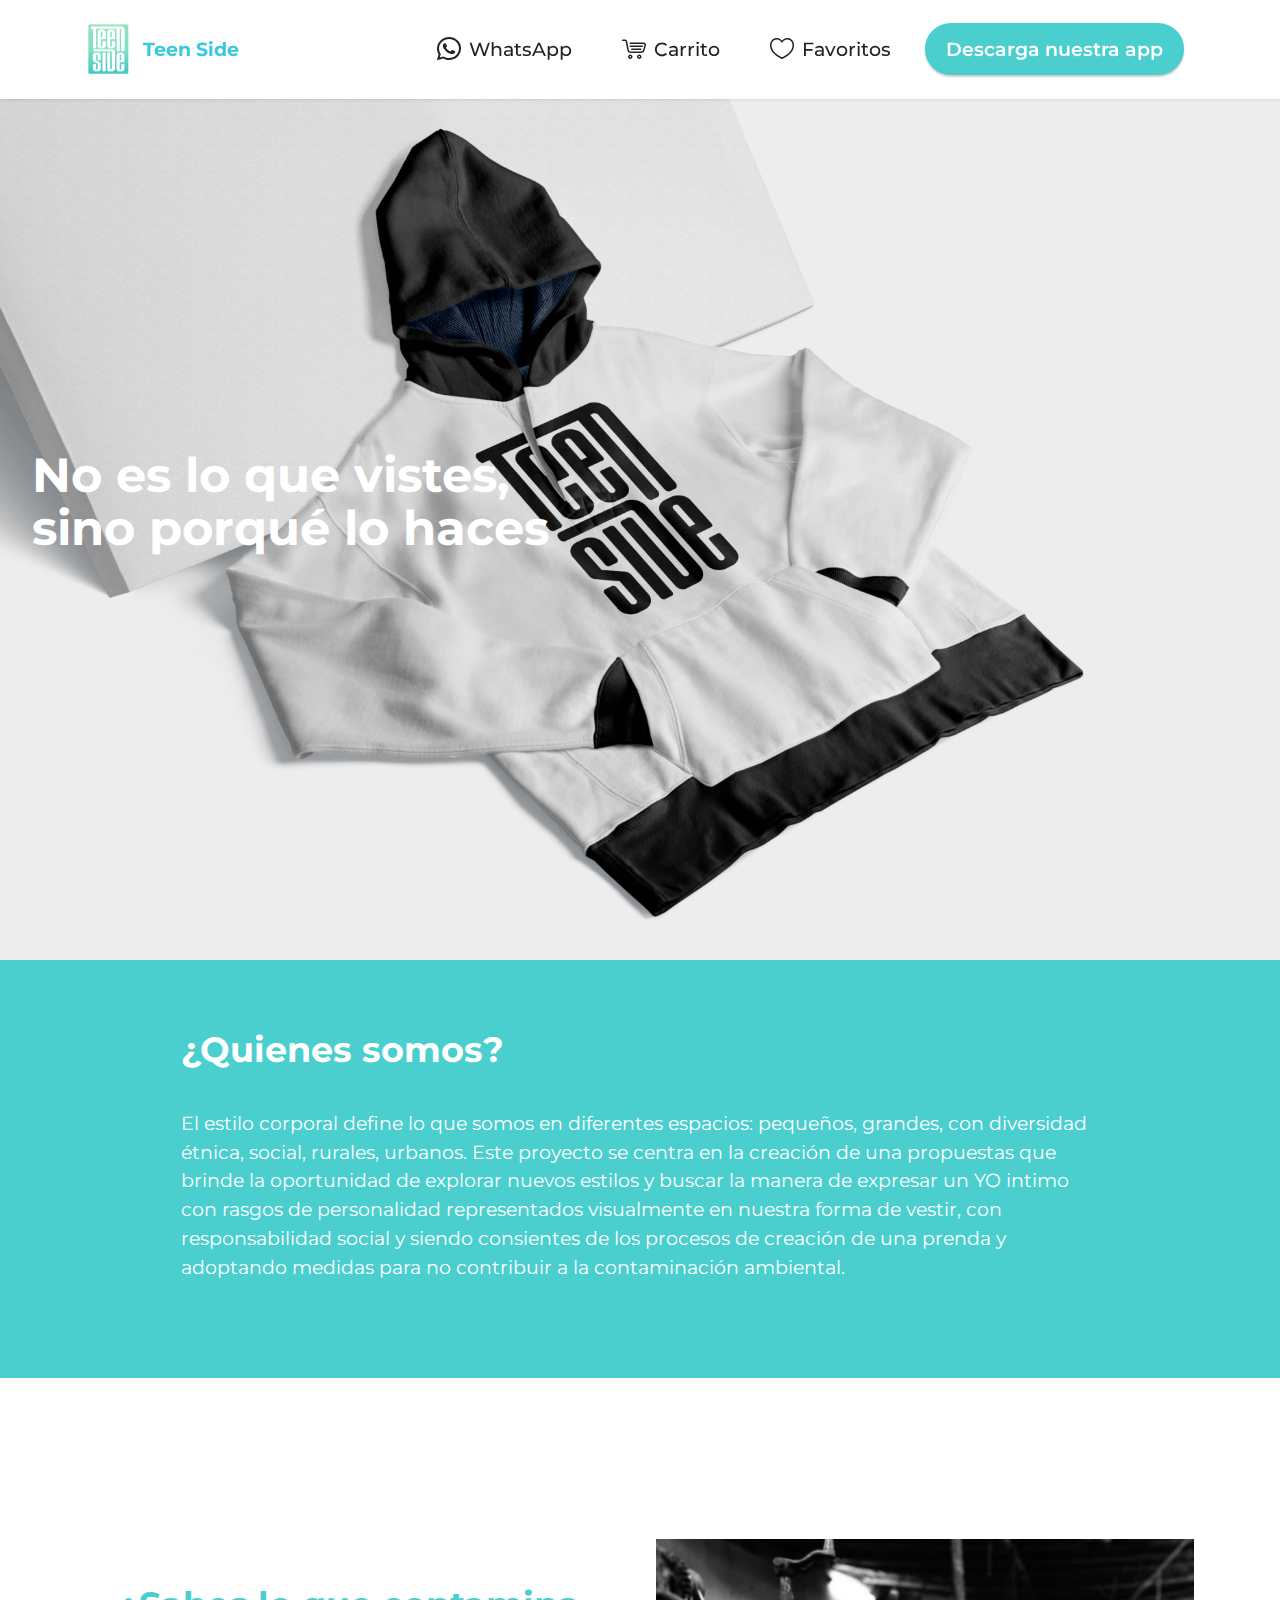
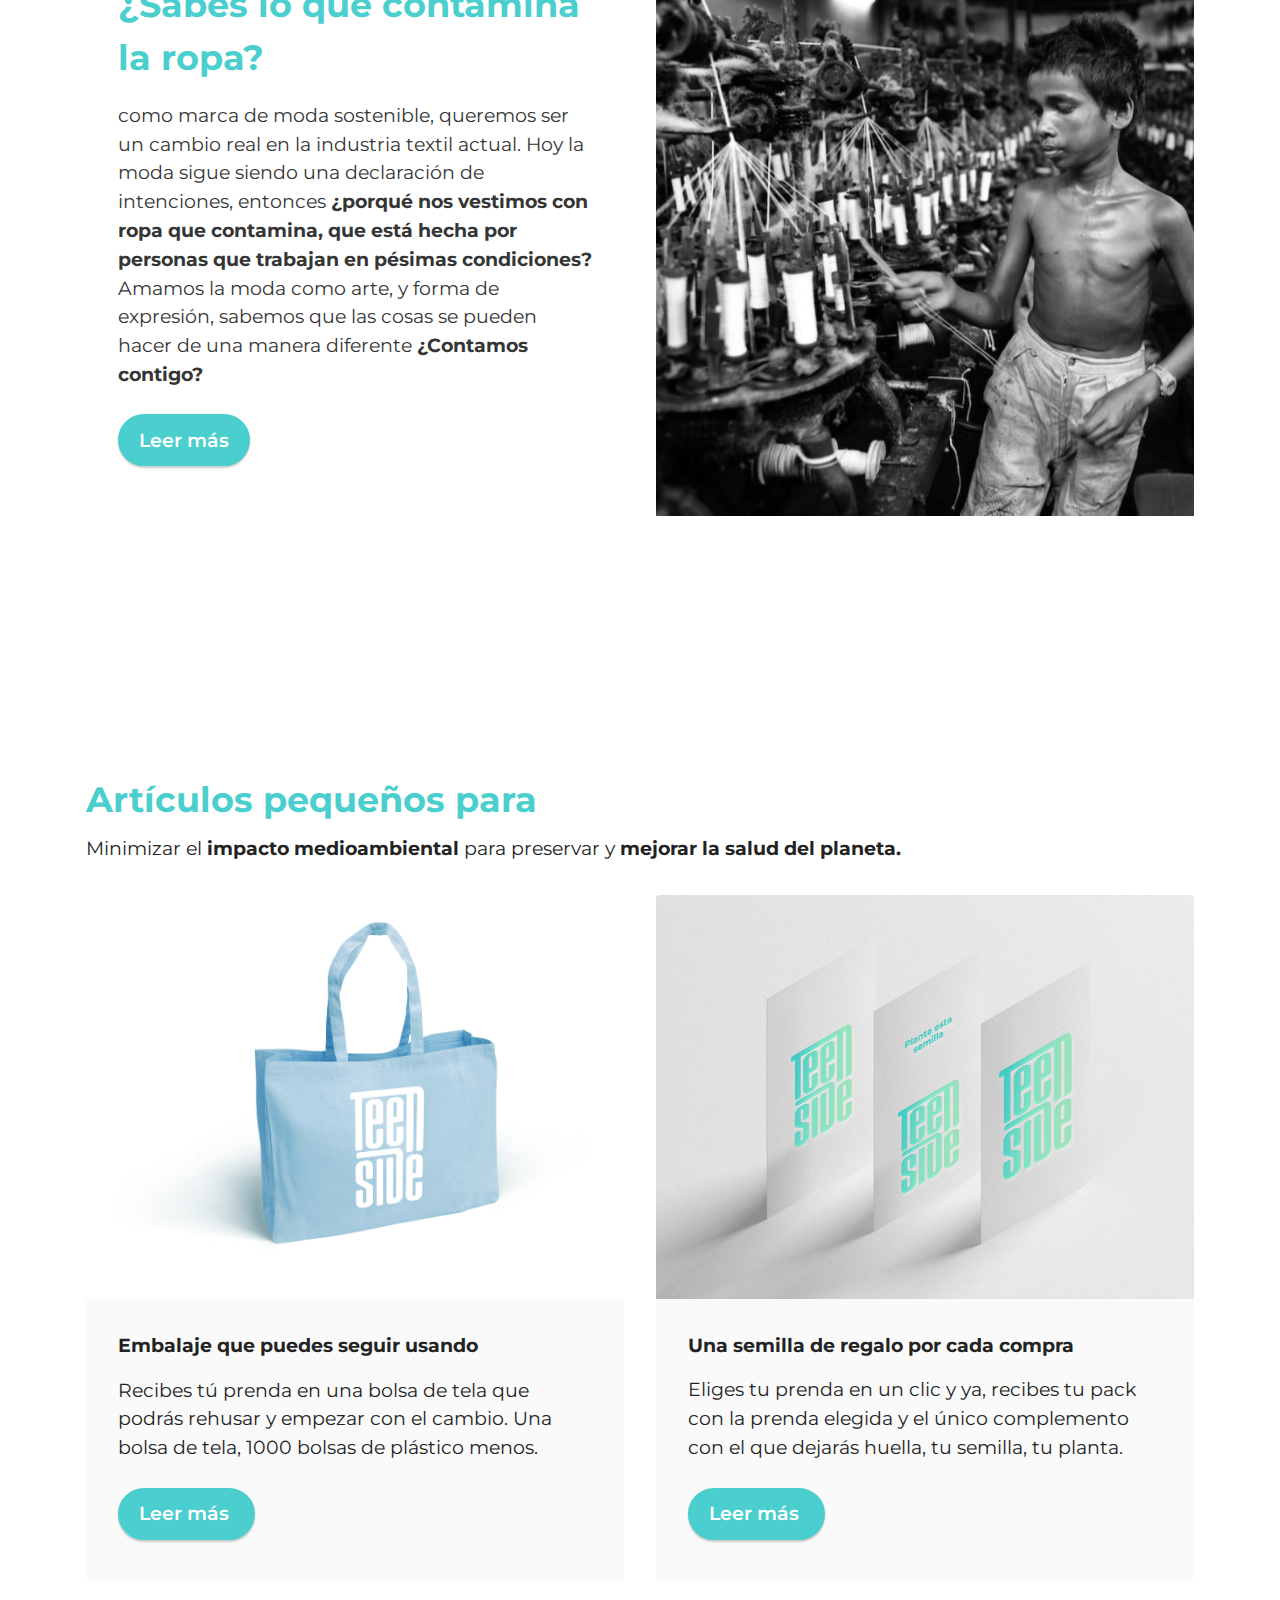
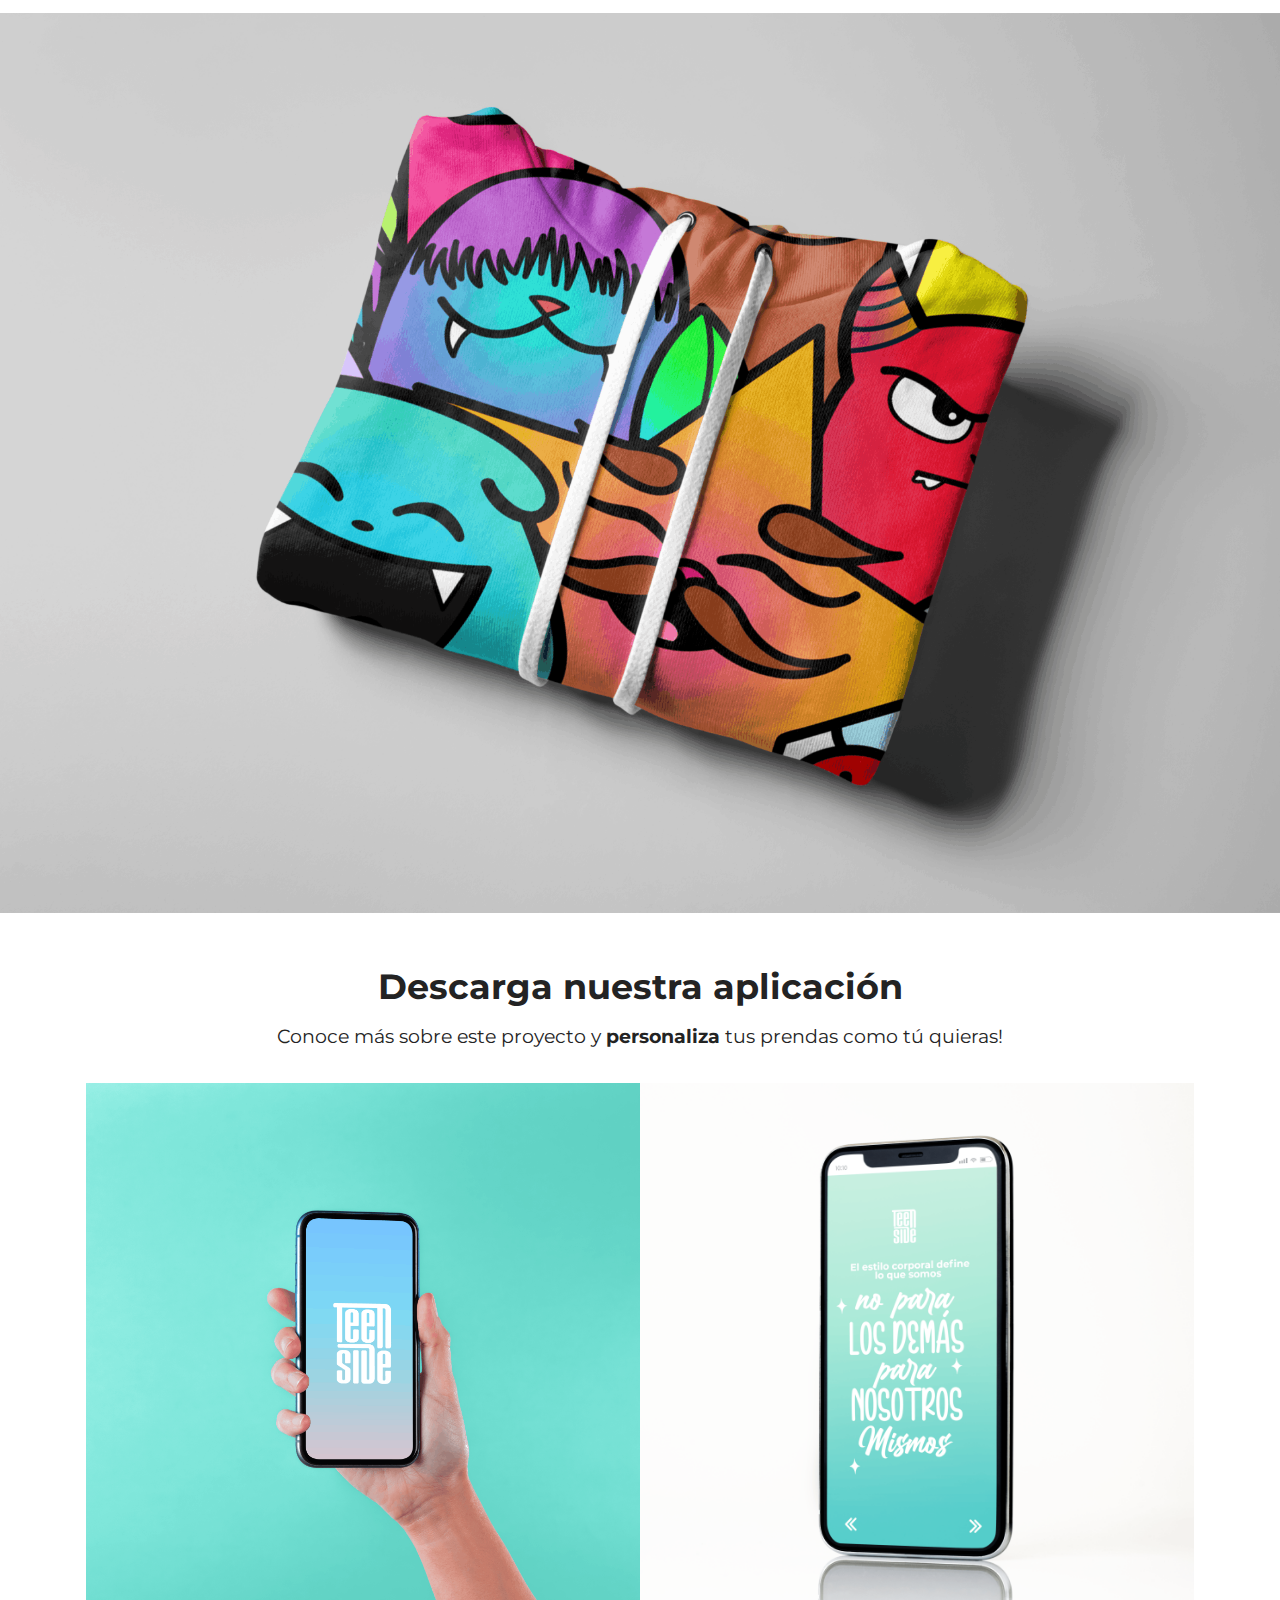
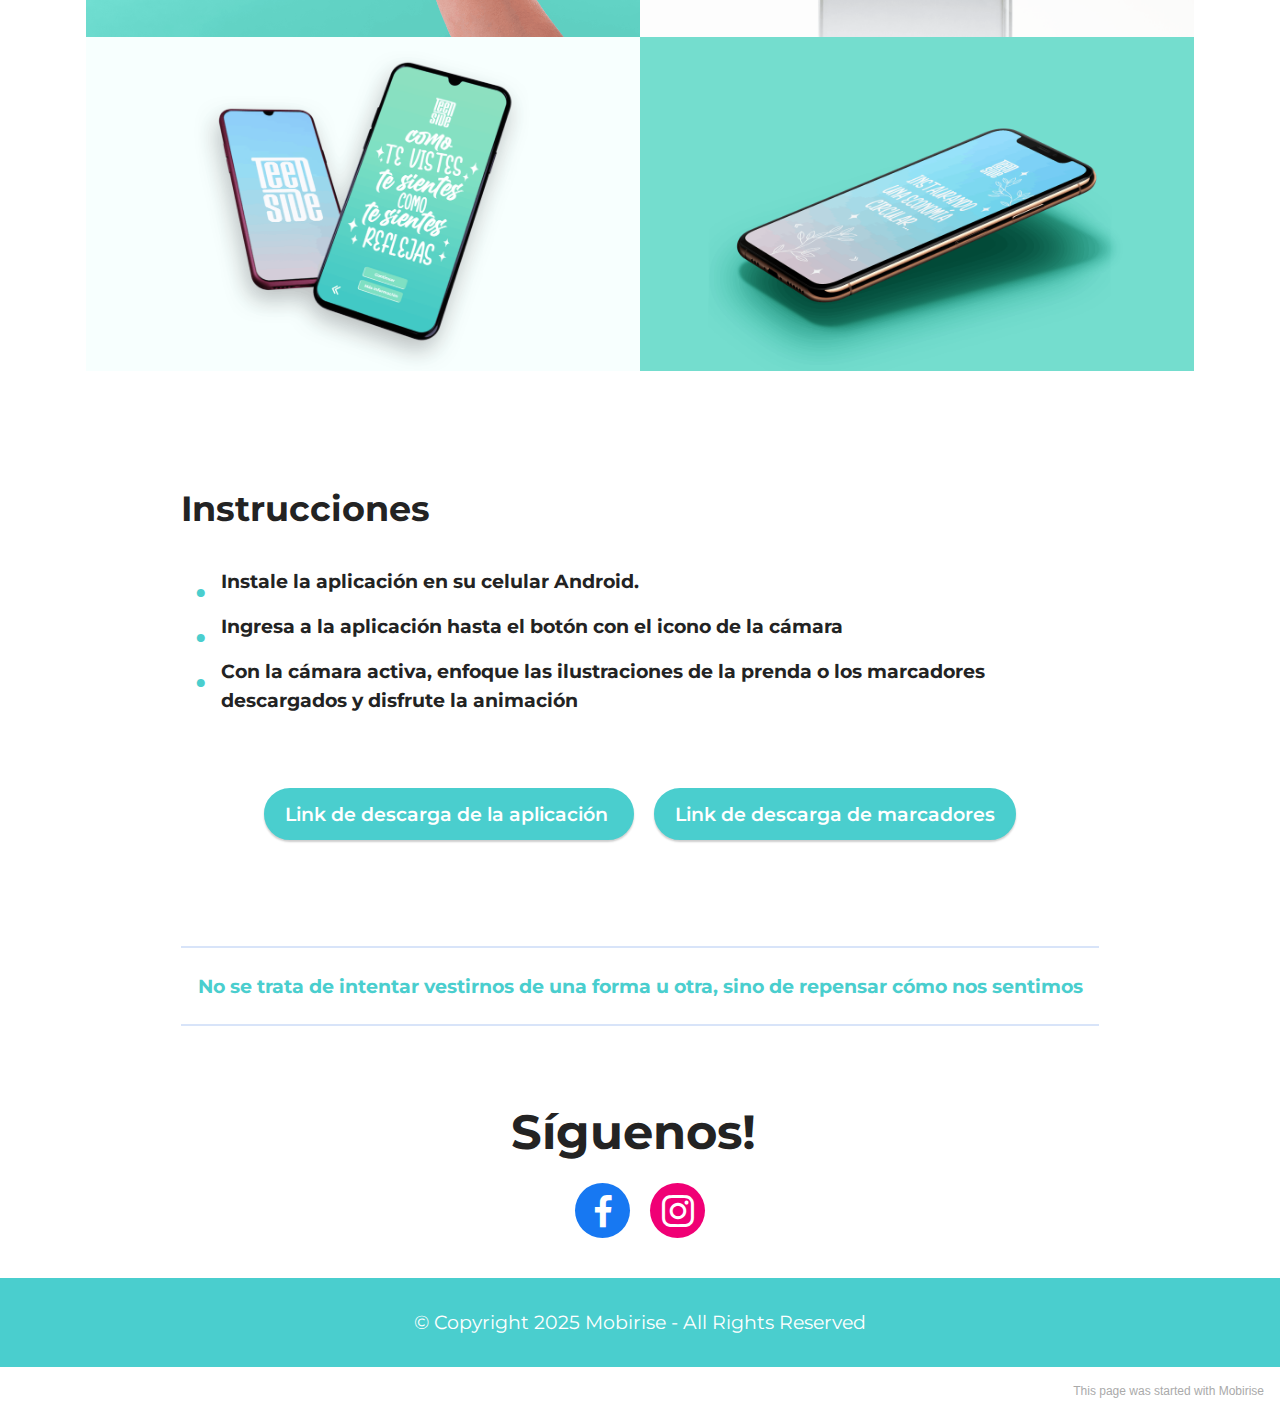
<file: index.html>
<!DOCTYPE html>
<html  >
<head>
  <!-- Site made with Mobirise Website Builder v5.5.0, https://mobirise.com -->
  <meta charset="UTF-8">
  <meta http-equiv="X-UA-Compatible" content="IE=edge">
  <meta name="generator" content="Mobirise v5.5.0, mobirise.com">
  <meta name="viewport" content="width=device-width, initial-scale=1, minimum-scale=1">
  <link rel="shortcut icon" href="assets/images/mesa-de-trabajo-8-96x171.png" type="image/x-icon">
  <meta name="description" content="">
  
  
  <title>TeenSide</title>
  <link rel="stylesheet" href="assets/web/assets/mobirise-icons-bold/mobirise-icons-bold.css">
  <link rel="stylesheet" href="assets/web/assets/mobirise-icons2/mobirise2.css">
  <link rel="stylesheet" href="assets/bootstrap/css/bootstrap.min.css">
  <link rel="stylesheet" href="assets/bootstrap/css/bootstrap-grid.min.css">
  <link rel="stylesheet" href="assets/bootstrap/css/bootstrap-reboot.min.css">
  <link rel="stylesheet" href="assets/socicon/css/styles.css">
  <link rel="stylesheet" href="assets/dropdown/css/style.css">
  <link rel="stylesheet" href="assets/theme/css/style.css">
  <link rel="preload" href="https://fonts.googleapis.com/css?family=Montserrat:100,100i,200,200i,300,300i,400,400i,500,500i,600,600i,700,700i,800,800i,900,900i&display=swap" as="style" onload="this.onload=null;this.rel='stylesheet'">
  <noscript><link rel="stylesheet" href="https://fonts.googleapis.com/css?family=Montserrat:100,100i,200,200i,300,300i,400,400i,500,500i,600,600i,700,700i,800,800i,900,900i&display=swap"></noscript>
  <link rel="preload" as="style" href="assets/mobirise/css/mbr-additional.css"><link rel="stylesheet" href="assets/mobirise/css/mbr-additional.css" type="text/css">
  
  
  
  
</head>
<body>
  
  <section data-bs-version="5.1" class="menu menu2 cid-sOMeS2t6py" once="menu" id="menu2-12">
    
    <nav class="navbar navbar-dropdown navbar-fixed-top navbar-expand-lg">
        <div class="container">
            <div class="navbar-brand">
                <span class="navbar-logo">
                    
                        <img src="assets/images/mesa-de-trabajo-8-96x171.png" alt="" style="height: 4.9rem;">
                    
                </span>
                <span class="navbar-caption-wrap"><a class="navbar-caption text-success text-primary display-4" href="index.html#header6-n">Teen Side</a></span>
            </div>
            <button class="navbar-toggler" type="button" data-toggle="collapse" data-bs-toggle="collapse" data-target="#navbarSupportedContent" data-bs-target="#navbarSupportedContent" aria-controls="navbarNavAltMarkup" aria-expanded="false" aria-label="Toggle navigation">
                <div class="hamburger">
                    <span></span>
                    <span></span>
                    <span></span>
                    <span></span>
                </div>
            </button>
            <div class="collapse navbar-collapse" id="navbarSupportedContent">
                <ul class="navbar-nav nav-dropdown" data-app-modern-menu="true"><li class="nav-item"><a class="nav-link link text-black text-primary display-4" href="https://wa.me/qr/XR2ZAMRBJGNXM1" target="_blank"><span class="socicon socicon-whatsapp mbr-iconfont mbr-iconfont-btn"></span>WhatsApp</a></li><li class="nav-item"><a class="nav-link link text-black text-primary display-4" href="page2.html"><span class="mbrib-shopping-cart mbr-iconfont mbr-iconfont-btn"></span>Carrito</a></li>
                    <li class="nav-item"><a class="nav-link link text-black text-primary display-4" href="page3.html"><span class="mbrib-hearth mbr-iconfont mbr-iconfont-btn"></span>Favoritos</a></li></ul>
                
                <div class="navbar-buttons mbr-section-btn"><a class="btn btn-primary display-4" href="index.html#gallery4-y">Descarga nuestra app</a></div>
            </div>
        </div>
    </nav>
</section>

<section data-bs-version="5.1" class="header6 cid-sOKueNk5Yk mbr-fullscreen" id="header6-n">

    

    <div class="mbr-overlay" style="opacity: 0; background-color: rgb(71, 181, 237);"></div>

    <div class="align-center container-fluid">
        <div class="row justify-content-end">
            <div class="col-12 col-lg-12">
                <h1 class="mbr-section-title mbr-fonts-style mbr-white mb-3 display-2"><strong>No es lo que vistes,&nbsp;</strong><br><strong>sino porqué lo haces</strong></h1>
                
                
                
            </div>
        </div>
    </div>
</section>

<section data-bs-version="5.1" class="content5 cid-sOKurd1cBv" id="content5-o">
    
    <div class="container">
        <div class="row justify-content-center">
            <div class="col-md-12 col-lg-10">
                
                <h4 class="mbr-section-subtitle mbr-fonts-style mb-4 display-5"><strong>¿Quienes somos?</strong></h4>
                <p class="mbr-text mbr-fonts-style display-4">El estilo corporal define lo que somos en diferentes espacios: pequeños, grandes, con diversidad étnica, social, rurales, urbanos. Este proyecto se centra en la creación de una propuestas que brinde la oportunidad de explorar nuevos estilos y buscar la manera de expresar un YO intimo con rasgos de personalidad representados visualmente en nuestra forma de vestir, con responsabilidad social y siendo consientes de los procesos de creación de una prenda y adoptando medidas para no contribuir a la contaminación ambiental.&nbsp;</p>
            </div>
        </div>
    </div>
</section>

<section data-bs-version="5.1" class="header14 cid-sOMcXD3pfV mbr-fullscreen" id="header14-10">

    

    

    <div class="container">
        <div class="row justify-content-center align-items-center">
            <div class="col-12 col-md-6 image-wrapper">
                <img src="assets/images/1-1-1076x717.png" alt="Mobirise">
            </div>
            <div class="col-12 col-md">
                <div class="text-wrapper">
                    <h1 class="mbr-section-title mbr-fonts-style mb-3 display-5"><strong>¿Sabes lo que contamina la ropa?</strong></h1>
                    <p class="mbr-text mbr-fonts-style display-4">como marca de moda sostenible, queremos ser un cambio real en la industria textil actual. Hoy la moda sigue siendo una declaración de intenciones, entonces<strong> ¿porqué nos vestimos con ropa que contamina, que está hecha por personas que trabajan en pésimas condiciones?</strong> Amamos la moda como arte, y forma de expresión, sabemos que las cosas se pueden hacer de una manera diferente <strong>¿Contamos contigo?</strong></p>
                    <div class="mbr-section-btn mt-3"><a class="btn btn-primary display-4" href="page1.html">Leer más</a></div>
                </div>
            </div>
        </div>
    </div>
</section>

<section data-bs-version="5.1" class="features3 cid-sOKuw0OULX" id="features3-p">
    
    
    <div class="container">
        <div class="mbr-section-head">
            <h4 class="mbr-section-title mbr-fonts-style align-center mb-0 display-5"><strong>Artículos pequeños para</strong></h4>
            <h5 class="mbr-section-subtitle mbr-fonts-style align-center mb-0 mt-2 display-7">Minimizar el <strong>impacto medioambiental</strong> para preservar y <strong>mejorar la salud del planeta.&nbsp;</strong></h5>
        </div>
        <div class="row mt-4">
            <div class="item features-image сol-12 col-md-6 col-lg-6">
                <div class="item-wrapper">
                    <div class="item-img">
                        <img src="assets/images/free-eco-friendly-shopping-bag-mock-up-psd-1256x874.png" alt="">
                    </div>
                    <div class="item-content">
                        <h5 class="item-title mbr-fonts-style display-7"><strong>Embalaje que puedes seguir usando&nbsp;</strong></h5>
                        
                        <p class="mbr-text mbr-fonts-style mt-3 display-7">Recibes tú prenda en una bolsa de tela que podrás rehusar y empezar con el cambio. Una bolsa de tela, 1000 bolsas de plástico menos.</p>
                    </div>
                    <div class="mbr-section-btn item-footer mt-2"><a href="page4.html" class="btn btn-primary item-btn display-4" target="_blank">Leer más&nbsp;</a></div>
                </div>
            </div>
            <div class="item features-image сol-12 col-md-6 col-lg-6">
                <div class="item-wrapper">
                    <div class="item-img">
                        <img src="assets/images/tarjetas-1256x942.png" alt="">
                    </div>
                    <div class="item-content">
                        <h5 class="item-title mbr-fonts-style display-7"><strong>Una semilla de regalo por cada compra&nbsp;</strong></h5>
                        
                        <p class="mbr-text mbr-fonts-style mt-3 display-7">Eliges tu prenda en un clic y ya, recibes tu pack con la prenda elegida y el único complemento con el que dejarás huella, tu semilla, tu planta.</p>
                    </div>
                    <div class="mbr-section-btn item-footer mt-2"><a href="page5.html" class="btn btn-primary item-btn display-4" target="_blank">Leer más&nbsp;</a></div>
                </div>
            </div>
            
        </div>
    </div>
</section>

<section data-bs-version="5.1" class="header4 cid-sOSIehPcRa mbr-fullscreen" id="header4-1t">

    
    
    <div class="container">
        <div class="row">
            <div class="content-wrap">
                
                
                

                
            </div>
        </div>
    </div>
</section>

<section data-bs-version="5.1" class="gallery4 mbr-gallery cid-sOKA3mGTiS" id="gallery4-y">
    

    

    <div class="container">
        <div class="mbr-section-head">
            <h3 class="mbr-section-title mbr-fonts-style align-center m-0 display-5"><strong>Descarga nuestra aplicación</strong></h3>
            <h4 class="mbr-section-subtitle mbr-fonts-style align-center mb-0 mt-2 display-7">Conoce más sobre este proyecto y <strong>personaliza</strong> tus prendas como tú quieras!</h4>
        </div>
        <div class="row mbr-gallery mt-4">
            <div class="col-12 col-md-6 col-lg-6 item gallery-image">
                <div class="item-wrapper" data-toggle="modal" data-bs-toggle="modal" data-target="#sP8DmlvZjb-modal" data-bs-target="#sP8DmlvZjb-modal">
                    <img class="w-100" src="assets/images/mockup-cel-1288x1073.png" alt="" data-slide-to="0" data-bs-slide-to="0" data-target="#lb-sP8DmlvZjb" data-bs-target="#lb-sP8DmlvZjb">
                    <div class="icon-wrapper">
                        <span class="mobi-mbri mobi-mbri-search mbr-iconfont mbr-iconfont-btn"></span>
                    </div>
                </div>
                
            </div>
            <div class="col-12 col-md-6 col-lg-6 item gallery-image">
                <div class="item-wrapper" data-toggle="modal" data-bs-toggle="modal" data-target="#sP8DmlvZjb-modal" data-bs-target="#sP8DmlvZjb-modal">
                    <img class="w-100" src="assets/images/cel-2-1288x1288.png" alt="" data-slide-to="1" data-bs-slide-to="1" data-target="#lb-sP8DmlvZjb" data-bs-target="#lb-sP8DmlvZjb">
                    <div class="icon-wrapper">
                        <span class="mobi-mbri mobi-mbri-search mbr-iconfont mbr-iconfont-btn"></span>
                    </div>
                </div>
                
            </div>
            <div class="col-12 col-md-6 col-lg-6 item gallery-image">
                <div class="item-wrapper" data-toggle="modal" data-bs-toggle="modal" data-target="#sP8DmlvZjb-modal" data-bs-target="#sP8DmlvZjb-modal">
                    <img class="w-100" src="assets/images/cel-4-1288x725.png" alt="" data-slide-to="2" data-bs-slide-to="2" data-target="#lb-sP8DmlvZjb" data-bs-target="#lb-sP8DmlvZjb">
                    <div class="icon-wrapper">
                        <span class="mobi-mbri mobi-mbri-search mbr-iconfont mbr-iconfont-btn"></span>
                    </div>
                </div>
                
            </div>
            <div class="col-12 col-md-6 col-lg-6 item gallery-image">
                <div class="item-wrapper" data-toggle="modal" data-bs-toggle="modal" data-target="#sP8DmlvZjb-modal" data-bs-target="#sP8DmlvZjb-modal">
                    <img class="w-100" src="assets/images/7-1288x776.png" alt="" data-slide-to="3" data-bs-slide-to="3" data-target="#lb-sP8DmlvZjb" data-bs-target="#lb-sP8DmlvZjb">
                    <div class="icon-wrapper">
                        <span class="mobi-mbri mobi-mbri-search mbr-iconfont mbr-iconfont-btn"></span>
                    </div>
                </div>
                
            </div>
        </div>

        <div class="modal mbr-slider" tabindex="-1" role="dialog" aria-hidden="true" id="sP8DmlvZjb-modal">
            <div class="modal-dialog" role="document">
                <div class="modal-content">
                    <div class="modal-body">
                        <div class="carousel slide" id="lb-sP8DmlvZjb" data-interval="5000" data-bs-interval="5000">
                            <div class="carousel-inner">
                                <div class="carousel-item active">
                                    <img class="d-block w-100" src="assets/images/mockup-cel-1288x1073.png" alt="">
                                </div>
                                <div class="carousel-item">
                                    <img class="d-block w-100" src="assets/images/cel-2-1288x1288.png" alt="">
                                </div>
                                <div class="carousel-item">
                                    <img class="d-block w-100" src="assets/images/cel-4-1288x725.png" alt="">
                                </div>
                                <div class="carousel-item">
                                    <img class="d-block w-100" src="assets/images/7-1288x776.png" alt="">
                                </div>
                            </div>
                            <ol class="carousel-indicators">
                                <li data-slide-to="0" data-bs-slide-to="0" class="active" data-target="#lb-sP8DmlvZjb" data-bs-target="#lb-sP8DmlvZjb"></li>
                                <li data-slide-to="1" data-bs-slide-to="1" data-target="#lb-sP8DmlvZjb" data-bs-target="#lb-sP8DmlvZjb"></li>
                                <li data-slide-to="2" data-bs-slide-to="2" data-target="#lb-sP8DmlvZjb" data-bs-target="#lb-sP8DmlvZjb"></li>
                                <li data-slide-to="3" data-bs-slide-to="3" data-target="#lb-sP8DmlvZjb" data-bs-target="#lb-sP8DmlvZjb"></li>
                            </ol>
                            <a role="button" href="" class="close" data-dismiss="modal" data-bs-dismiss="modal" aria-label="Close">
                            </a>
                            <a class="carousel-control-prev carousel-control" role="button" data-slide="prev" data-bs-slide="prev" href="#lb-sP8DmlvZjb">
                                <span class="mobi-mbri mobi-mbri-arrow-prev" aria-hidden="true"></span>
                                <span class="sr-only visually-hidden">Previous</span>
                            </a>
                            <a class="carousel-control-next carousel-control" role="button" data-slide="next" data-bs-slide="next" href="#lb-sP8DmlvZjb">
                                <span class="mobi-mbri mobi-mbri-arrow-next" aria-hidden="true"></span>
                                <span class="sr-only visually-hidden">Next</span>
                            </a>
                        </div>
                    </div>
                </div>
            </div>
        </div>
    </div>
</section>

<section data-bs-version="5.1" class="content14 cid-sOKA6v9Oir" id="content14-z">
    
    
    
    <div class="container">
        <div class="row justify-content-center">
            <div class="col-md-12 col-lg-10">
                    <h3 class="mbr-section-title mbr-fonts-style mb-4 display-5"><strong>Instrucciones&nbsp;</strong></h3>
                <ul class="list mbr-fonts-style display-7">
                    <li><strong>Instale la aplicación en su celular Android.</strong><br></li><li><strong>Ingresa a la aplicación hasta el botón con el icono de la cámara&nbsp;</strong></li><li><strong>Con la </strong><span style="font-size: 19.2px;"><strong>cámara</strong></span><strong>&nbsp;activa, enfoque las ilustraciones de la prenda o los marcadores descargados y disfrute la animación&nbsp;</strong></li>
                </ul>
            </div>
        </div>
    </div>
</section>

<section data-bs-version="5.1" class="content11 cid-sOQGAWnvd0" id="content11-1n">
    
    <div class="container">
        <div class="row justify-content-center">
            <div class="col-md-12 col-lg-10">
                <div class="mbr-section-btn align-center"><a class="btn btn-primary display-4" href="https://drive.google.com/drive/folders/1OLIgMc8HkSO5-cMhQuuCAEunf5aa5EwG?usp=sharing">Link de descarga de la aplicación&nbsp;</a> <a class="btn btn-primary display-4" href="https://drive.google.com/drive/folders/1lAuvUzolLOqEa5sqyVxZownTkoYVbT2w?usp=sharing">Link de descarga de marcadores<br></a></div>
            </div>
        </div>
    </div>
</section>

<section data-bs-version="5.1" class="content6 cid-sOKvg3HHGv" id="content6-u">
    
    <div class="container">
        <div class="row justify-content-center">
            <div class="col-md-12 col-lg-10">
                <hr class="line">
                <p class="mbr-text align-center mbr-fonts-style my-4 display-7"><strong>No se trata de intentar vestirnos de una forma u otra, sino de repensar cómo nos sentimos</strong></p>
                <hr class="line">
            </div>
        </div>
    </div>
</section>

<section data-bs-version="5.1" class="share3 cid-sOQI3J36Za" id="share3-1o">
    
     
    
    

    <div class="container">
        <div class="media-container-row">
            <div class="col-12">
                <h3 class="mbr-section-title align-center mb-3 mbr-fonts-style display-2"><strong>Síguenos!&nbsp;</strong></h3>
                <div class="social-list align-center">
                   
                    <a class="iconfont-wrapper bg-facebook m-2 " href="https://www.facebook.com/profile.php?id=100004728907756">
                            <span class="socicon-facebook socicon"></span>
                        </a>
                        
                        <a class="iconfont-wrapper bg-instagram m-2" href="https://instagram.com/laur._.x?utm_medium=copy_link">
                            <span class="socicon-instagram socicon"></span>
                        </a>
                        
                        
                        
                        
                        
                        
                        
                        
                </div>
            </div>
        </div>
    </div>
</section>

<section data-bs-version="5.1" class="footer7 cid-sOQI4VT2pB" once="footers" id="footer7-1p">

    

    

    <div class="container">
        <div class="media-container-row align-center mbr-white">
            <div class="col-12">
                <p class="mbr-text mb-0 mbr-fonts-style display-7">
                    © Copyright 2025 Mobirise - All Rights Reserved
                </p>
            </div>
        </div>
    </div>
</section><section style="background-color: #fff; font-family: -apple-system, BlinkMacSystemFont, 'Segoe UI', 'Roboto', 'Helvetica Neue', Arial, sans-serif; color:#aaa; font-size:12px; padding: 0; align-items: center; display: flex;"><a href="https://mobirise.site/g" style="flex: 1 1; height: 3rem; padding-left: 1rem;"></a><p style="flex: 0 0 auto; margin:0; padding-right:1rem;"><a href="https://mobirise.site/d" style="color:#aaa;">This page</a> was started with Mobirise</p></section><script src="assets/bootstrap/js/bootstrap.bundle.min.js"></script>  <script src="assets/smoothscroll/smooth-scroll.js"></script>  <script src="assets/ytplayer/index.js"></script>  <script src="assets/dropdown/js/navbar-dropdown.js"></script>  <script src="assets/theme/js/script.js"></script>  
  
  
</body>
</html>
</file>
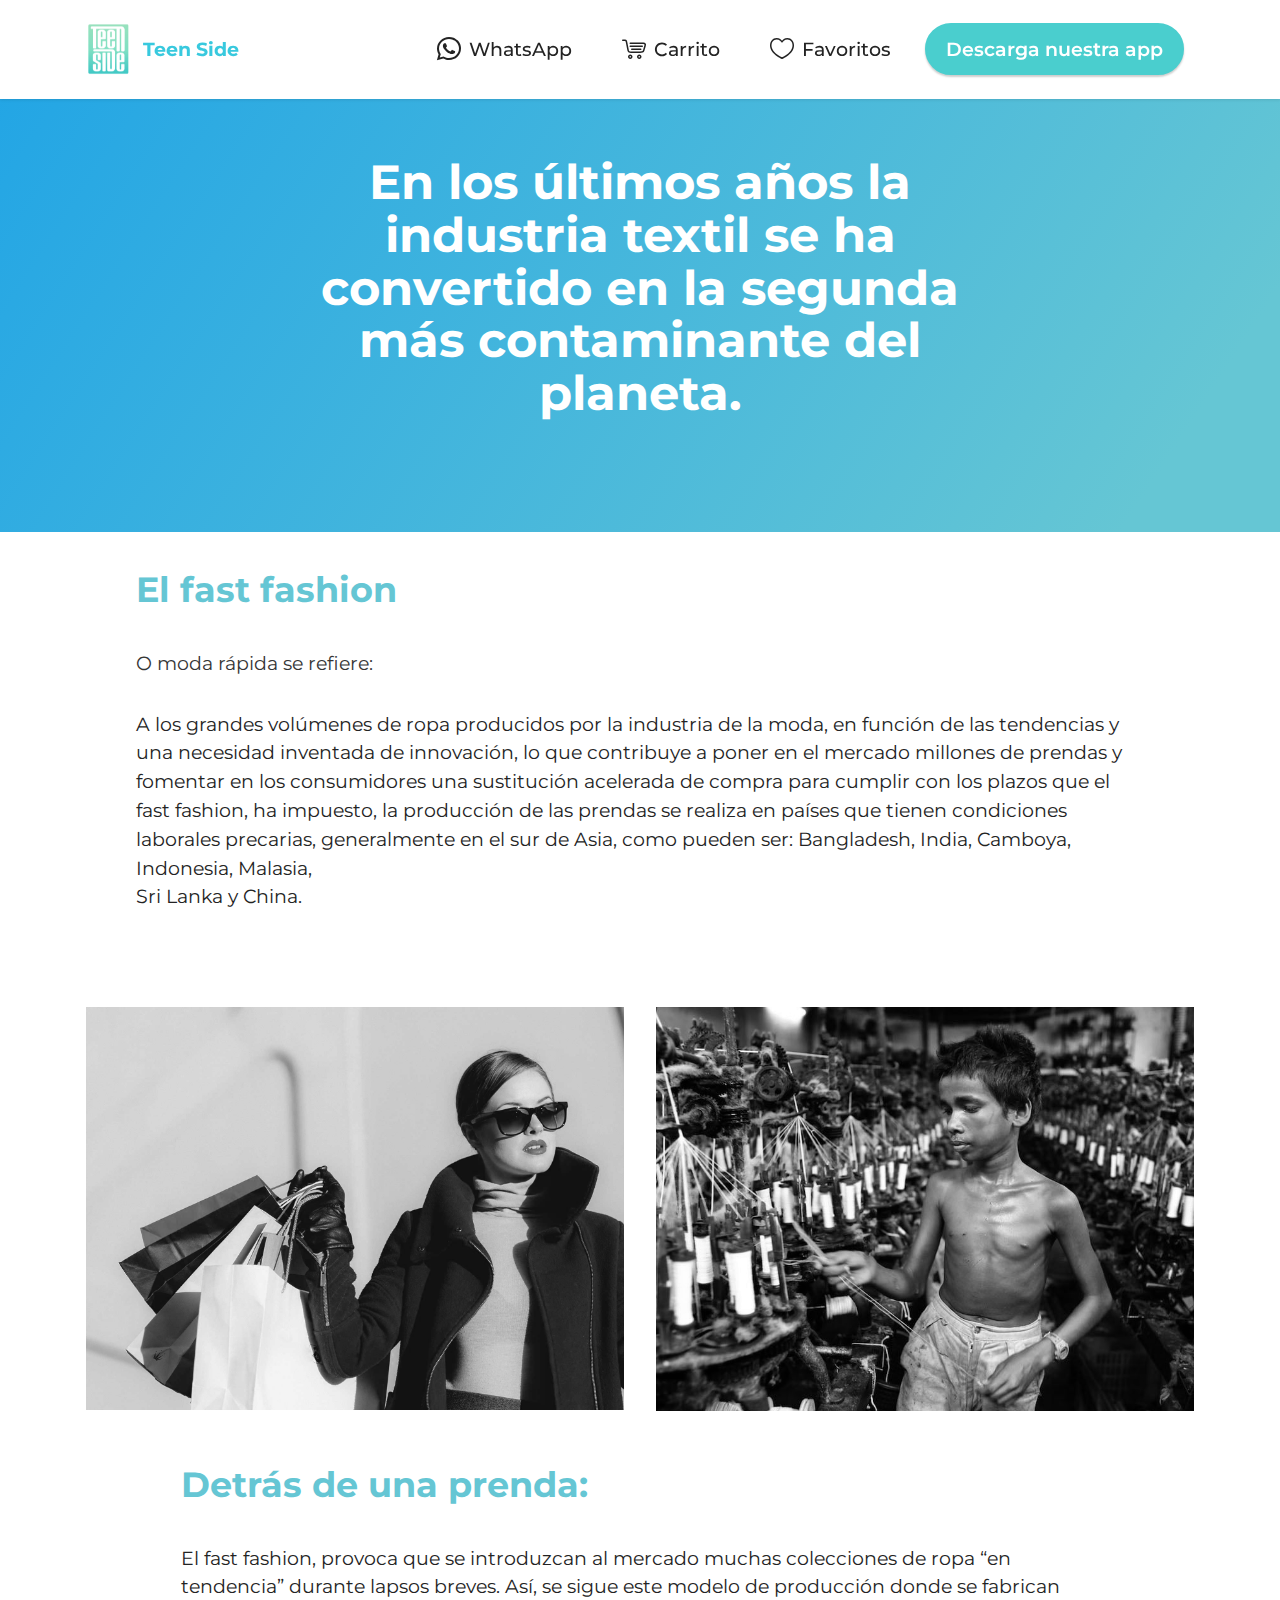
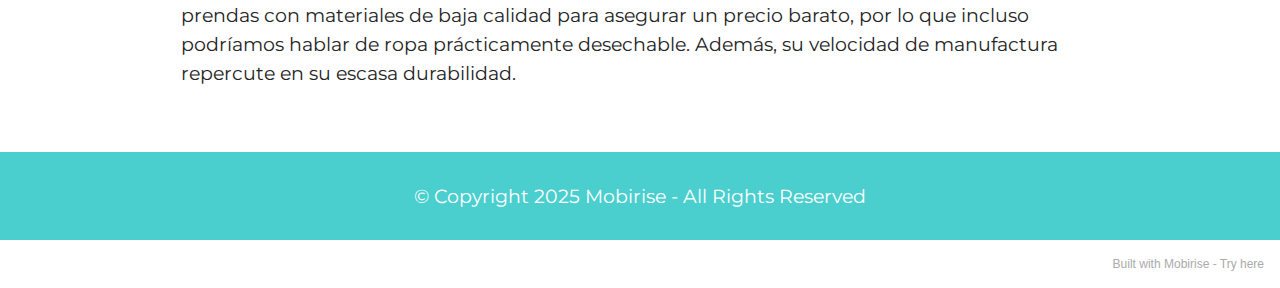
<file: page1.html>
<!DOCTYPE html>
<html  >
<head>
  <!-- Site made with Mobirise Website Builder v5.5.0, https://mobirise.com -->
  <meta charset="UTF-8">
  <meta http-equiv="X-UA-Compatible" content="IE=edge">
  <meta name="generator" content="Mobirise v5.5.0, mobirise.com">
  <meta name="viewport" content="width=device-width, initial-scale=1, minimum-scale=1">
  <link rel="shortcut icon" href="assets/images/mesa-de-trabajo-8-96x171.png" type="image/x-icon">
  <meta name="description" content="">
  
  
  <title>&nbsp;En contra del fast fashion&nbsp;</title>
  <link rel="stylesheet" href="assets/web/assets/mobirise-icons-bold/mobirise-icons-bold.css">
  <link rel="stylesheet" href="assets/bootstrap/css/bootstrap.min.css">
  <link rel="stylesheet" href="assets/bootstrap/css/bootstrap-grid.min.css">
  <link rel="stylesheet" href="assets/bootstrap/css/bootstrap-reboot.min.css">
  <link rel="stylesheet" href="assets/dropdown/css/style.css">
  <link rel="stylesheet" href="assets/socicon/css/styles.css">
  <link rel="stylesheet" href="assets/theme/css/style.css">
  <link rel="preload" href="https://fonts.googleapis.com/css?family=Montserrat:100,100i,200,200i,300,300i,400,400i,500,500i,600,600i,700,700i,800,800i,900,900i&display=swap" as="style" onload="this.onload=null;this.rel='stylesheet'">
  <noscript><link rel="stylesheet" href="https://fonts.googleapis.com/css?family=Montserrat:100,100i,200,200i,300,300i,400,400i,500,500i,600,600i,700,700i,800,800i,900,900i&display=swap"></noscript>
  <link rel="preload" as="style" href="assets/mobirise/css/mbr-additional.css"><link rel="stylesheet" href="assets/mobirise/css/mbr-additional.css" type="text/css">
  
  
  
  
</head>
<body>
  
  <section data-bs-version="5.1" class="menu menu2 cid-sOMeS2t6py" once="menu" id="menu2-14">
    
    <nav class="navbar navbar-dropdown navbar-fixed-top navbar-expand-lg">
        <div class="container">
            <div class="navbar-brand">
                <span class="navbar-logo">
                    
                        <img src="assets/images/mesa-de-trabajo-8-96x171.png" alt="" style="height: 4.9rem;">
                    
                </span>
                <span class="navbar-caption-wrap"><a class="navbar-caption text-success text-primary display-4" href="index.html#header6-n">Teen Side</a></span>
            </div>
            <button class="navbar-toggler" type="button" data-toggle="collapse" data-bs-toggle="collapse" data-target="#navbarSupportedContent" data-bs-target="#navbarSupportedContent" aria-controls="navbarNavAltMarkup" aria-expanded="false" aria-label="Toggle navigation">
                <div class="hamburger">
                    <span></span>
                    <span></span>
                    <span></span>
                    <span></span>
                </div>
            </button>
            <div class="collapse navbar-collapse" id="navbarSupportedContent">
                <ul class="navbar-nav nav-dropdown" data-app-modern-menu="true"><li class="nav-item"><a class="nav-link link text-black text-primary display-4" href="https://wa.me/qr/XR2ZAMRBJGNXM1" target="_blank"><span class="socicon socicon-whatsapp mbr-iconfont mbr-iconfont-btn"></span>WhatsApp</a></li><li class="nav-item"><a class="nav-link link text-black text-primary display-4" href="page2.html"><span class="mbrib-shopping-cart mbr-iconfont mbr-iconfont-btn"></span>Carrito</a></li>
                    <li class="nav-item"><a class="nav-link link text-black text-primary display-4" href="page3.html"><span class="mbrib-hearth mbr-iconfont mbr-iconfont-btn"></span>Favoritos</a></li></ul>
                
                <div class="navbar-buttons mbr-section-btn"><a class="btn btn-primary display-4" href="index.html#gallery4-y">Descarga nuestra app</a></div>
            </div>
        </div>
    </nav>
</section>

<section data-bs-version="5.1" class="header18 cid-sOMtroAKg0" id="header18-15">

    

    

    <div class="align-center container">
        <div class="row justify-content-center">
            <div class="col-12 col-lg-8">
                <h1 class="mbr-section-title mbr-fonts-style mbr-white mb-3 display-2"><strong>En los últimos años la industria textil se ha convertido en la segunda más contaminante del planeta.</strong></h1>
                
                
                
            </div>
        </div>
    </div>
</section>

<section data-bs-version="5.1" class="content5 cid-sOMtPLSI56" id="content5-16">
    
    <div class="container-fluid">
        <div class="row justify-content-center">
            <div class="col-md-12 col-lg-10">
                <h3 class="mbr-section-title mbr-fonts-style mb-4 display-5"><strong>El fast fashion</strong></h3>
                <h4 class="mbr-section-subtitle mbr-fonts-style mb-4 display-7">O moda rápida se refiere:</h4>
                <p class="mbr-text mbr-fonts-style display-4">A los grandes volúmenes de ropa producidos por la industria de la moda, en función de las tendencias y una necesidad  inventada  de  innovación,  lo  que  contribuye  a  poner  en  el  mercado  millones  de  prendas  y  fomentar  en  los  consumidores  una  sustitución  acelerada  de  compra  para cumplir con los plazos que el fast fashion, ha impuesto, la  producción  de  las  prendas  se  realiza  en  países  que  tienen condiciones laborales precarias, generalmente en el sur de Asia, como pueden ser: Bangladesh, India, Camboya, Indonesia, Malasia, <br>Sri Lanka y China.</p>
            </div>
        </div>
    </div>
</section>

<section data-bs-version="5.1" class="image4 cid-sOMtQrqxrI" id="image4-17">
    

    

    <div class="container">
        <div class="row">
            <div class="col-12 col-lg-6">
                <div class="image-wrapper">
                    <img src="assets/images/1-2-1200x800.png" alt="Mobirise">
                    <p class="mbr-text mbr-fonts-style mt-2 align-center display-4"></p>
                </div>
            </div>
            <div class="col-12 col-lg-6">
                <div class="image-wrapper">
                    <img src="assets/images/stage-fast-fashion-1-1256x628.png" alt="Mobirise">
                    <p class="mbr-text mbr-fonts-style mt-2 align-center display-4"></p>
                </div>
            </div>
        </div>
    </div>
</section>

<section data-bs-version="5.1" class="content5 cid-sOMByL9obd" id="content5-1a">
    
    <div class="container">
        <div class="row justify-content-center">
            <div class="col-md-12 col-lg-10">
                
                <h4 class="mbr-section-subtitle mbr-fonts-style mb-4 display-5"><strong>Detrás de una prenda:&nbsp;&nbsp;</strong></h4>
                <p class="mbr-text mbr-fonts-style display-4">El fast fashion, provoca que se introduzcan al mercado muchas colecciones de ropa “en tendencia” durante lapsos breves. Así, se sigue este modelo de producción donde se fabrican prendas con materiales de baja calidad para asegurar un precio barato, por lo que incluso podríamos hablar de ropa prácticamente desechable. Además, su velocidad de manufactura repercute en su escasa durabilidad.</p>
            </div>
        </div>
    </div>
</section>

<section data-bs-version="5.1" class="footer7 cid-sOQI4VT2pB" once="footers" id="footer7-1p">

    

    

    <div class="container">
        <div class="media-container-row align-center mbr-white">
            <div class="col-12">
                <p class="mbr-text mb-0 mbr-fonts-style display-7">
                    © Copyright 2025 Mobirise - All Rights Reserved
                </p>
            </div>
        </div>
    </div>
</section><section style="background-color: #fff; font-family: -apple-system, BlinkMacSystemFont, 'Segoe UI', 'Roboto', 'Helvetica Neue', Arial, sans-serif; color:#aaa; font-size:12px; padding: 0; align-items: center; display: flex;"><a href="https://mobirise.site/d" style="flex: 1 1; height: 3rem; padding-left: 1rem;"></a><p style="flex: 0 0 auto; margin:0; padding-right:1rem;">Built with Mobirise - <a href="https://mobirise.site/m" style="color:#aaa;">Try here</a></p></section><script src="assets/bootstrap/js/bootstrap.bundle.min.js"></script>  <script src="assets/smoothscroll/smooth-scroll.js"></script>  <script src="assets/ytplayer/index.js"></script>  <script src="assets/dropdown/js/navbar-dropdown.js"></script>  <script src="assets/theme/js/script.js"></script>  
  
  
</body>
</html>
</file>
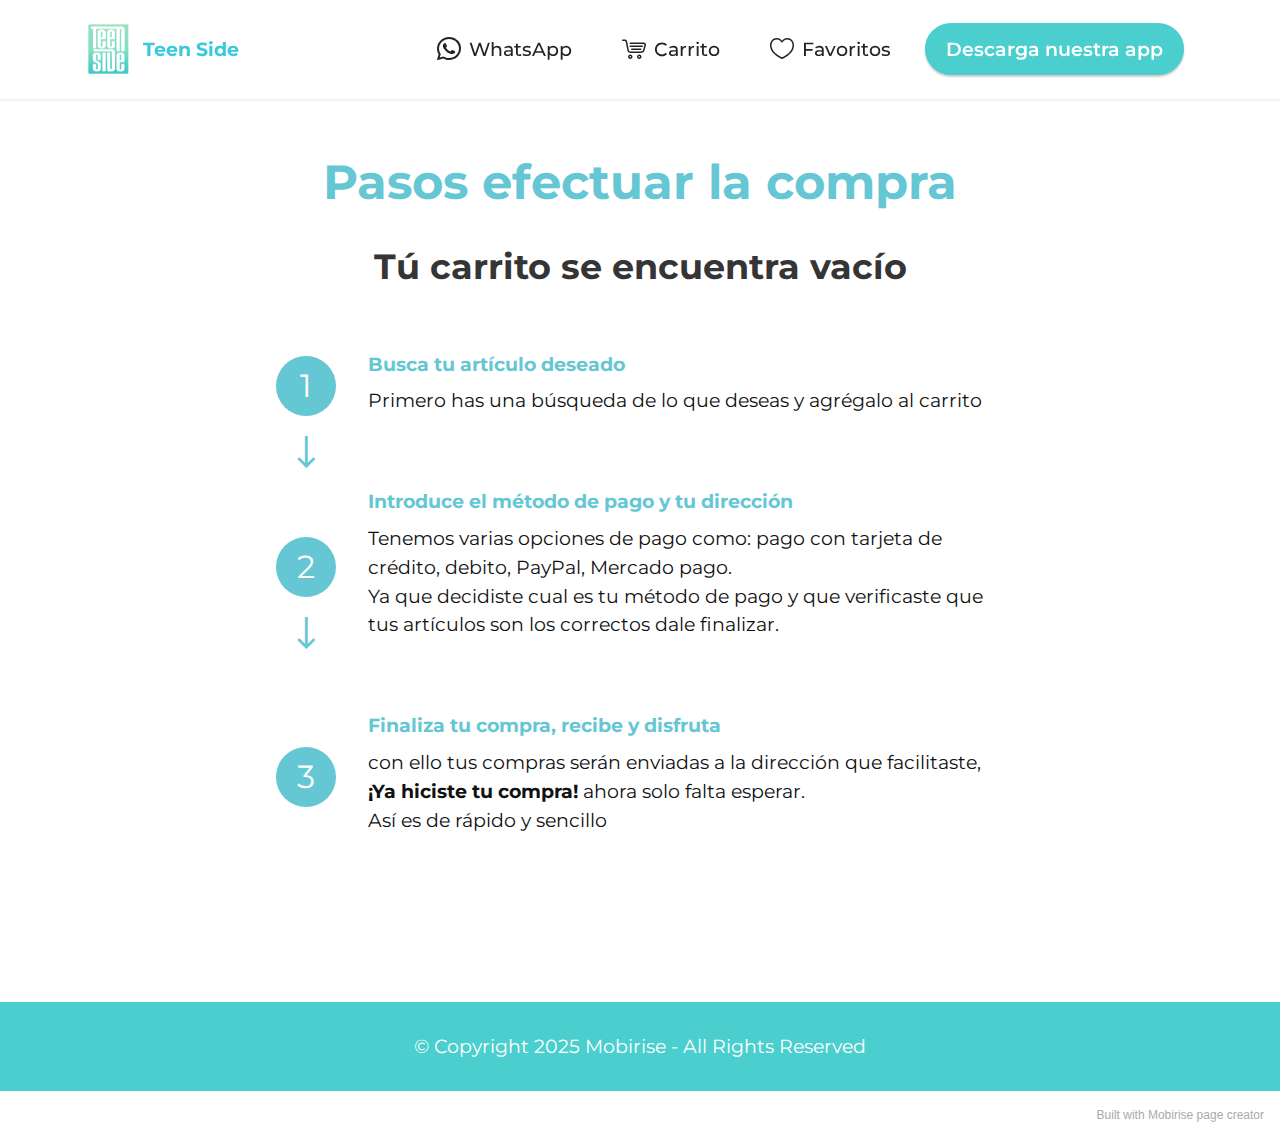
<file: page2.html>
<!DOCTYPE html>
<html  >
<head>
  <!-- Site made with Mobirise Website Builder v5.5.0, https://mobirise.com -->
  <meta charset="UTF-8">
  <meta http-equiv="X-UA-Compatible" content="IE=edge">
  <meta name="generator" content="Mobirise v5.5.0, mobirise.com">
  <meta name="viewport" content="width=device-width, initial-scale=1, minimum-scale=1">
  <link rel="shortcut icon" href="assets/images/mesa-de-trabajo-8-96x171.png" type="image/x-icon">
  <meta name="description" content="">
  
  
  <title>Carrito de compras</title>
  <link rel="stylesheet" href="assets/web/assets/mobirise-icons2/mobirise2.css">
  <link rel="stylesheet" href="assets/web/assets/mobirise-icons-bold/mobirise-icons-bold.css">
  <link rel="stylesheet" href="assets/bootstrap/css/bootstrap.min.css">
  <link rel="stylesheet" href="assets/bootstrap/css/bootstrap-grid.min.css">
  <link rel="stylesheet" href="assets/bootstrap/css/bootstrap-reboot.min.css">
  <link rel="stylesheet" href="assets/dropdown/css/style.css">
  <link rel="stylesheet" href="assets/socicon/css/styles.css">
  <link rel="stylesheet" href="assets/theme/css/style.css">
  <link rel="preload" href="https://fonts.googleapis.com/css?family=Montserrat:100,100i,200,200i,300,300i,400,400i,500,500i,600,600i,700,700i,800,800i,900,900i&display=swap" as="style" onload="this.onload=null;this.rel='stylesheet'">
  <noscript><link rel="stylesheet" href="https://fonts.googleapis.com/css?family=Montserrat:100,100i,200,200i,300,300i,400,400i,500,500i,600,600i,700,700i,800,800i,900,900i&display=swap"></noscript>
  <link rel="preload" as="style" href="assets/mobirise/css/mbr-additional.css"><link rel="stylesheet" href="assets/mobirise/css/mbr-additional.css" type="text/css">
  
  
  
  
</head>
<body>
  
  <section data-bs-version="5.1" class="menu menu2 cid-sOMeS2t6py" once="menu" id="menu2-1b">
    
    <nav class="navbar navbar-dropdown navbar-fixed-top navbar-expand-lg">
        <div class="container">
            <div class="navbar-brand">
                <span class="navbar-logo">
                    
                        <img src="assets/images/mesa-de-trabajo-8-96x171.png" alt="" style="height: 4.9rem;">
                    
                </span>
                <span class="navbar-caption-wrap"><a class="navbar-caption text-success text-primary display-4" href="index.html#header6-n">Teen Side</a></span>
            </div>
            <button class="navbar-toggler" type="button" data-toggle="collapse" data-bs-toggle="collapse" data-target="#navbarSupportedContent" data-bs-target="#navbarSupportedContent" aria-controls="navbarNavAltMarkup" aria-expanded="false" aria-label="Toggle navigation">
                <div class="hamburger">
                    <span></span>
                    <span></span>
                    <span></span>
                    <span></span>
                </div>
            </button>
            <div class="collapse navbar-collapse" id="navbarSupportedContent">
                <ul class="navbar-nav nav-dropdown" data-app-modern-menu="true"><li class="nav-item"><a class="nav-link link text-black text-primary display-4" href="https://wa.me/qr/XR2ZAMRBJGNXM1" target="_blank"><span class="socicon socicon-whatsapp mbr-iconfont mbr-iconfont-btn"></span>WhatsApp</a></li><li class="nav-item"><a class="nav-link link text-black text-primary display-4" href="page2.html"><span class="mbrib-shopping-cart mbr-iconfont mbr-iconfont-btn"></span>Carrito</a></li>
                    <li class="nav-item"><a class="nav-link link text-black text-primary display-4" href="page3.html"><span class="mbrib-hearth mbr-iconfont mbr-iconfont-btn"></span>Favoritos</a></li></ul>
                
                <div class="navbar-buttons mbr-section-btn"><a class="btn btn-primary display-4" href="index.html#gallery4-y">Descarga nuestra app</a></div>
            </div>
        </div>
    </nav>
</section>

<section data-bs-version="5.1" class="features19 cid-sOMMDp85dN" id="features20-1e">

    
    
    <div class="container">
        <div class="row justify-content-center">
            <div class="col-md-12 col-lg-9">
                <div class="card-wrapper pb-4">
                    <div class="card-box align-center">
                        <h4 class="card-title mbr-fonts-style mb-4 display-2"><strong>Pasos efectuar la compra</strong></h4>
                        <p class="mbr-text mbr-fonts-style mb-4 display-5"><strong>Tú carrito se encuentra vacío</strong></p>
                        
                    </div>
                </div>
            </div>
            <div class="col-12 col-md-8">
                <div class="item mbr-flex">
                    <div class="icon-box">
                        <span class="step-number mbr-fonts-style display-5">1</span>
                    </div>
                    <div class="text-box">
                        <h4 class="icon-title card-title mbr-black mbr-fonts-style display-7"><strong>Busca tu artículo deseado&nbsp;</strong></h4>
                        <h5 class="icon-text mbr-black mbr-fonts-style display-4">Primero has una búsqueda de lo que deseas y agrégalo al carrito&nbsp;&nbsp;</h5>
                    </div>
                </div>
                <div class="item mbr-flex">
                    <div class="icon-box">
                        <span class="step-number mbr-fonts-style display-5">2</span>
                    </div>
                    <div class="text-box">
                        <h4 class="icon-title card-title mbr-black mbr-fonts-style display-7"><strong>Introduce el método de pago y tu dirección</strong></h4>
                        <h5 class="icon-text mbr-black mbr-fonts-style display-4">Tenemos varias opciones de pago como: pago con tarjeta de crédito, debito, PayPal, Mercado pago.<br>Ya que decidiste cual es tu método de pago y que verificaste que tus artículos son los correctos dale finalizar.&nbsp;</h5>
                    </div>
                </div>
                <div class="item mbr-flex last">
                    <div class="icon-box">
                        <span class="step-number mbr-fonts-style display-5">3</span>
                    </div>
                    <div class="text-box">
                        <h4 class="icon-title card-title mbr-black mbr-fonts-style display-7"><strong>Finaliza tu compra, recibe y disfruta&nbsp;</strong></h4>
                        <h5 class="icon-text mbr-black mbr-fonts-style display-4">con ello tus compras serán enviadas a la dirección que facilitaste,&nbsp; <strong>¡Ya hiciste tu compra! </strong>ahora solo falta esperar. <br>Así es de rápido y sencillo&nbsp;</h5>
                    </div>
                </div>
                
                
                
                
                
                
                
            </div>
        </div>
    </div>
</section>

<section data-bs-version="5.1" class="footer7 cid-sOQI4VT2pB" once="footers" id="footer7-1p">

    

    

    <div class="container">
        <div class="media-container-row align-center mbr-white">
            <div class="col-12">
                <p class="mbr-text mb-0 mbr-fonts-style display-7">
                    © Copyright 2025 Mobirise - All Rights Reserved
                </p>
            </div>
        </div>
    </div>
</section><section style="background-color: #fff; font-family: -apple-system, BlinkMacSystemFont, 'Segoe UI', 'Roboto', 'Helvetica Neue', Arial, sans-serif; color:#aaa; font-size:12px; padding: 0; align-items: center; display: flex;"><a href="https://mobirise.site/a" style="flex: 1 1; height: 3rem; padding-left: 1rem;"></a><p style="flex: 0 0 auto; margin:0; padding-right:1rem;">Built with Mobirise <a href="https://mobirise.site/j" style="color:#aaa;">page</a> creator</p></section><script src="assets/bootstrap/js/bootstrap.bundle.min.js"></script>  <script src="assets/smoothscroll/smooth-scroll.js"></script>  <script src="assets/ytplayer/index.js"></script>  <script src="assets/dropdown/js/navbar-dropdown.js"></script>  <script src="assets/theme/js/script.js"></script>  
  
  
</body>
</html>
</file>
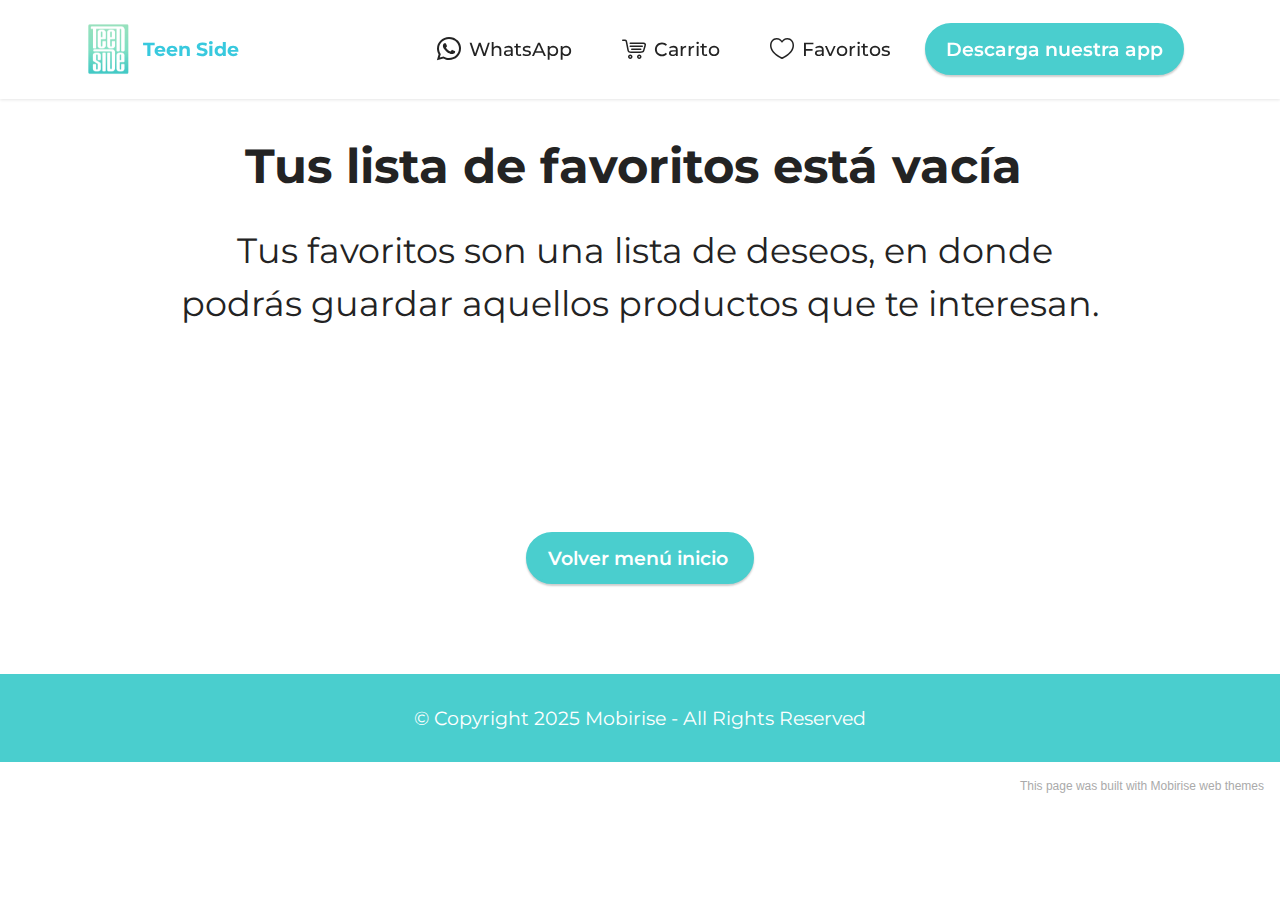
<file: page3.html>
<!DOCTYPE html>
<html  >
<head>
  <!-- Site made with Mobirise Website Builder v5.5.0, https://mobirise.com -->
  <meta charset="UTF-8">
  <meta http-equiv="X-UA-Compatible" content="IE=edge">
  <meta name="generator" content="Mobirise v5.5.0, mobirise.com">
  <meta name="viewport" content="width=device-width, initial-scale=1, minimum-scale=1">
  <link rel="shortcut icon" href="assets/images/mesa-de-trabajo-8-96x171.png" type="image/x-icon">
  <meta name="description" content="">
  
  
  <title>Favoritos</title>
  <link rel="stylesheet" href="assets/web/assets/mobirise-icons-bold/mobirise-icons-bold.css">
  <link rel="stylesheet" href="assets/bootstrap/css/bootstrap.min.css">
  <link rel="stylesheet" href="assets/bootstrap/css/bootstrap-grid.min.css">
  <link rel="stylesheet" href="assets/bootstrap/css/bootstrap-reboot.min.css">
  <link rel="stylesheet" href="assets/dropdown/css/style.css">
  <link rel="stylesheet" href="assets/socicon/css/styles.css">
  <link rel="stylesheet" href="assets/theme/css/style.css">
  <link rel="preload" href="https://fonts.googleapis.com/css?family=Montserrat:100,100i,200,200i,300,300i,400,400i,500,500i,600,600i,700,700i,800,800i,900,900i&display=swap" as="style" onload="this.onload=null;this.rel='stylesheet'">
  <noscript><link rel="stylesheet" href="https://fonts.googleapis.com/css?family=Montserrat:100,100i,200,200i,300,300i,400,400i,500,500i,600,600i,700,700i,800,800i,900,900i&display=swap"></noscript>
  <link rel="preload" as="style" href="assets/mobirise/css/mbr-additional.css"><link rel="stylesheet" href="assets/mobirise/css/mbr-additional.css" type="text/css">
  
  
  
  
</head>
<body>
  
  <section data-bs-version="5.1" class="menu menu2 cid-sOMeS2t6py" once="menu" id="menu2-1d">
    
    <nav class="navbar navbar-dropdown navbar-fixed-top navbar-expand-lg">
        <div class="container">
            <div class="navbar-brand">
                <span class="navbar-logo">
                    
                        <img src="assets/images/mesa-de-trabajo-8-96x171.png" alt="" style="height: 4.9rem;">
                    
                </span>
                <span class="navbar-caption-wrap"><a class="navbar-caption text-success text-primary display-4" href="index.html#header6-n">Teen Side</a></span>
            </div>
            <button class="navbar-toggler" type="button" data-toggle="collapse" data-bs-toggle="collapse" data-target="#navbarSupportedContent" data-bs-target="#navbarSupportedContent" aria-controls="navbarNavAltMarkup" aria-expanded="false" aria-label="Toggle navigation">
                <div class="hamburger">
                    <span></span>
                    <span></span>
                    <span></span>
                    <span></span>
                </div>
            </button>
            <div class="collapse navbar-collapse" id="navbarSupportedContent">
                <ul class="navbar-nav nav-dropdown" data-app-modern-menu="true"><li class="nav-item"><a class="nav-link link text-black text-primary display-4" href="https://wa.me/qr/XR2ZAMRBJGNXM1" target="_blank"><span class="socicon socicon-whatsapp mbr-iconfont mbr-iconfont-btn"></span>WhatsApp</a></li><li class="nav-item"><a class="nav-link link text-black text-primary display-4" href="page2.html"><span class="mbrib-shopping-cart mbr-iconfont mbr-iconfont-btn"></span>Carrito</a></li>
                    <li class="nav-item"><a class="nav-link link text-black text-primary display-4" href="page3.html"><span class="mbrib-hearth mbr-iconfont mbr-iconfont-btn"></span>Favoritos</a></li></ul>
                
                <div class="navbar-buttons mbr-section-btn"><a class="btn btn-primary display-4" href="index.html#gallery4-y">Descarga nuestra app</a></div>
            </div>
        </div>
    </nav>
</section>

<section data-bs-version="5.1" class="content4 cid-sOMSsTqbht" id="content4-1h">
    
    
    <div class="container">
        <div class="row justify-content-center">
            <div class="title col-md-12 col-lg-10">
                <h3 class="mbr-section-title mbr-fonts-style align-center mb-4 display-2"><strong>Tus lista de favoritos está vacía&nbsp;</strong></h3>
                <h4 class="mbr-section-subtitle align-center mbr-fonts-style mb-4 display-5">&nbsp;Tus favoritos son una lista de deseos, en donde podrás guardar aquellos productos que te interesan.</h4>
                
            </div>
        </div>
    </div>
</section>

<section data-bs-version="5.1" class="content11 cid-sOMSry6VuF" id="content11-1f">
    
    <div class="container">
        <div class="row justify-content-center">
            <div class="col-md-12 col-lg-10">
                <div class="mbr-section-btn align-center"><a class="btn btn-primary display-4" href="index.html#top">Volver menú inicio&nbsp;</a></div>
            </div>
        </div>
    </div>
</section>

<section data-bs-version="5.1" class="footer7 cid-sOQI4VT2pB" once="footers" id="footer7-1p">

    

    

    <div class="container">
        <div class="media-container-row align-center mbr-white">
            <div class="col-12">
                <p class="mbr-text mb-0 mbr-fonts-style display-7">
                    © Copyright 2025 Mobirise - All Rights Reserved
                </p>
            </div>
        </div>
    </div>
</section><section style="background-color: #fff; font-family: -apple-system, BlinkMacSystemFont, 'Segoe UI', 'Roboto', 'Helvetica Neue', Arial, sans-serif; color:#aaa; font-size:12px; padding: 0; align-items: center; display: flex;"><a href="https://mobirise.site/j" style="flex: 1 1; height: 3rem; padding-left: 1rem;"></a><p style="flex: 0 0 auto; margin:0; padding-right:1rem;"><a href="https://mobirise.site/q" style="color:#aaa;">This page</a> was built with Mobirise web themes</p></section><script src="assets/bootstrap/js/bootstrap.bundle.min.js"></script>  <script src="assets/smoothscroll/smooth-scroll.js"></script>  <script src="assets/ytplayer/index.js"></script>  <script src="assets/dropdown/js/navbar-dropdown.js"></script>  <script src="assets/theme/js/script.js"></script>  
  
  
</body>
</html>
</file>
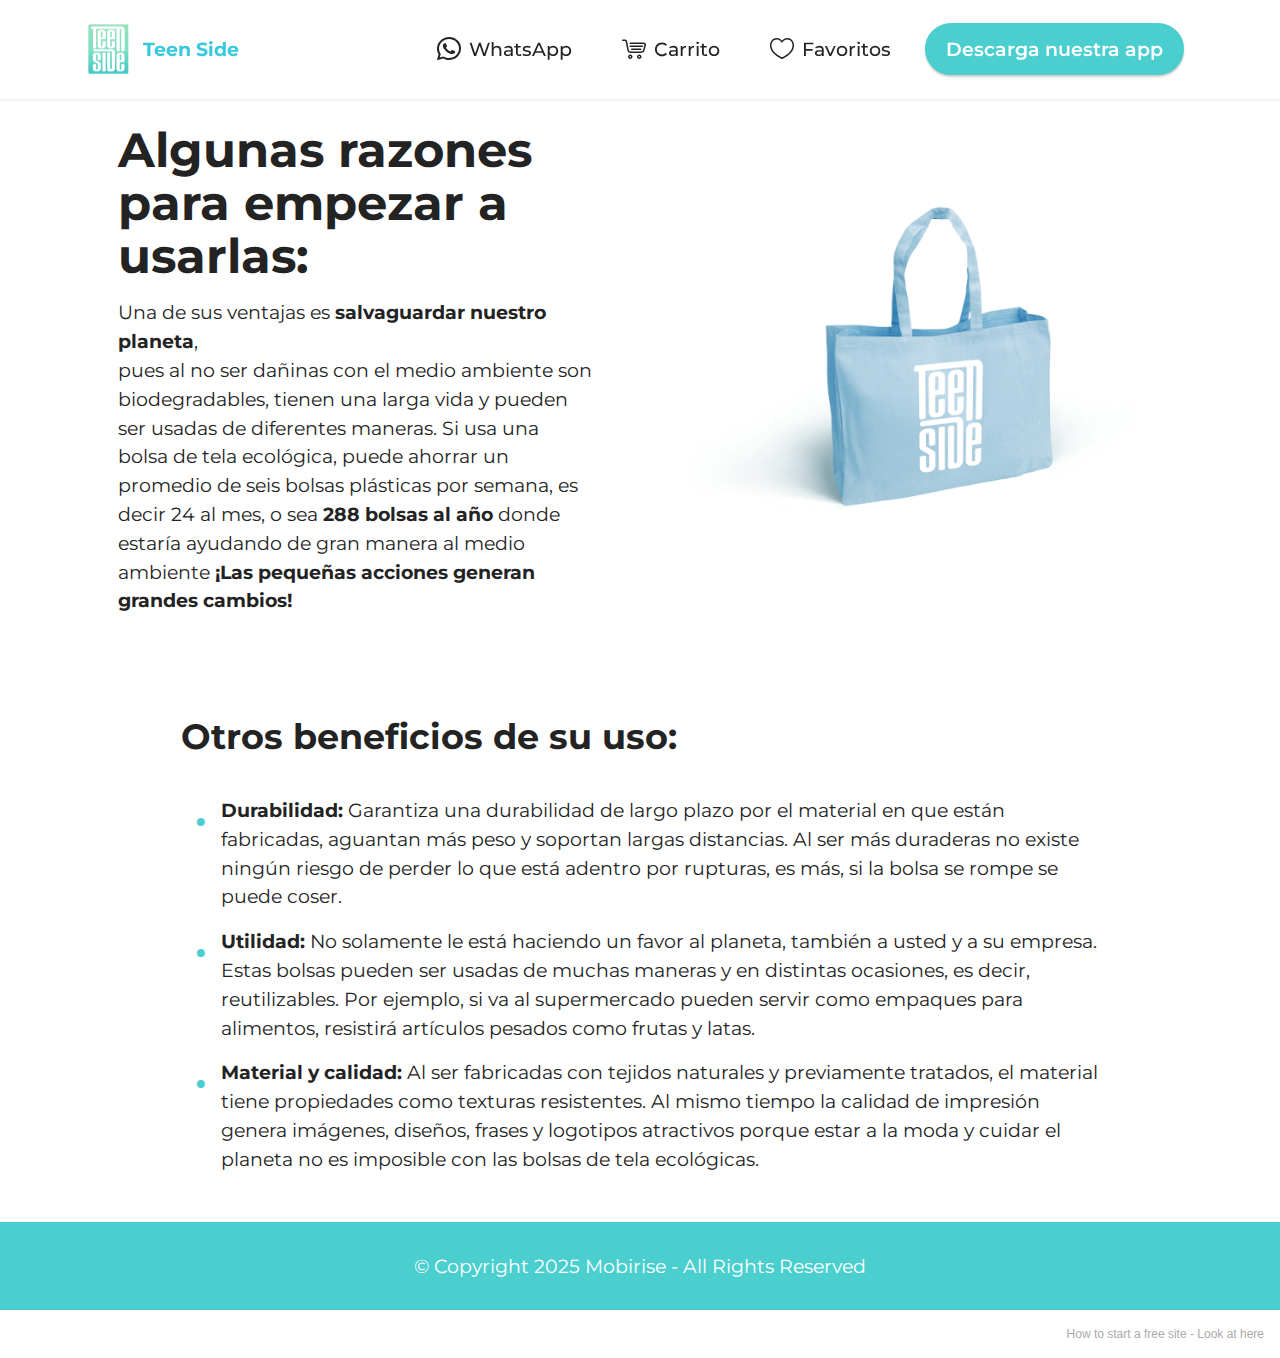
<file: page4.html>
<!DOCTYPE html>
<html  >
<head>
  <!-- Site made with Mobirise Website Builder v5.5.0, https://mobirise.com -->
  <meta charset="UTF-8">
  <meta http-equiv="X-UA-Compatible" content="IE=edge">
  <meta name="generator" content="Mobirise v5.5.0, mobirise.com">
  <meta name="viewport" content="width=device-width, initial-scale=1, minimum-scale=1">
  <link rel="shortcut icon" href="assets/images/mesa-de-trabajo-8-96x171.png" type="image/x-icon">
  <meta name="description" content="">
  
  
  <title>Empaques amigables&nbsp;</title>
  <link rel="stylesheet" href="assets/web/assets/mobirise-icons-bold/mobirise-icons-bold.css">
  <link rel="stylesheet" href="assets/bootstrap/css/bootstrap.min.css">
  <link rel="stylesheet" href="assets/bootstrap/css/bootstrap-grid.min.css">
  <link rel="stylesheet" href="assets/bootstrap/css/bootstrap-reboot.min.css">
  <link rel="stylesheet" href="assets/dropdown/css/style.css">
  <link rel="stylesheet" href="assets/socicon/css/styles.css">
  <link rel="stylesheet" href="assets/theme/css/style.css">
  <link rel="preload" href="https://fonts.googleapis.com/css?family=Montserrat:100,100i,200,200i,300,300i,400,400i,500,500i,600,600i,700,700i,800,800i,900,900i&display=swap" as="style" onload="this.onload=null;this.rel='stylesheet'">
  <noscript><link rel="stylesheet" href="https://fonts.googleapis.com/css?family=Montserrat:100,100i,200,200i,300,300i,400,400i,500,500i,600,600i,700,700i,800,800i,900,900i&display=swap"></noscript>
  <link rel="preload" as="style" href="assets/mobirise/css/mbr-additional.css"><link rel="stylesheet" href="assets/mobirise/css/mbr-additional.css" type="text/css">
  
  
  
  
</head>
<body>
  
  <section data-bs-version="5.1" class="menu menu2 cid-sOMeS2t6py" once="menu" id="menu2-1k">
    
    <nav class="navbar navbar-dropdown navbar-fixed-top navbar-expand-lg">
        <div class="container">
            <div class="navbar-brand">
                <span class="navbar-logo">
                    
                        <img src="assets/images/mesa-de-trabajo-8-96x171.png" alt="" style="height: 4.9rem;">
                    
                </span>
                <span class="navbar-caption-wrap"><a class="navbar-caption text-success text-primary display-4" href="index.html#header6-n">Teen Side</a></span>
            </div>
            <button class="navbar-toggler" type="button" data-toggle="collapse" data-bs-toggle="collapse" data-target="#navbarSupportedContent" data-bs-target="#navbarSupportedContent" aria-controls="navbarNavAltMarkup" aria-expanded="false" aria-label="Toggle navigation">
                <div class="hamburger">
                    <span></span>
                    <span></span>
                    <span></span>
                    <span></span>
                </div>
            </button>
            <div class="collapse navbar-collapse" id="navbarSupportedContent">
                <ul class="navbar-nav nav-dropdown" data-app-modern-menu="true"><li class="nav-item"><a class="nav-link link text-black text-primary display-4" href="https://wa.me/qr/XR2ZAMRBJGNXM1" target="_blank"><span class="socicon socicon-whatsapp mbr-iconfont mbr-iconfont-btn"></span>WhatsApp</a></li><li class="nav-item"><a class="nav-link link text-black text-primary display-4" href="page2.html"><span class="mbrib-shopping-cart mbr-iconfont mbr-iconfont-btn"></span>Carrito</a></li>
                    <li class="nav-item"><a class="nav-link link text-black text-primary display-4" href="page3.html"><span class="mbrib-hearth mbr-iconfont mbr-iconfont-btn"></span>Favoritos</a></li></ul>
                
                <div class="navbar-buttons mbr-section-btn"><a class="btn btn-primary display-4" href="index.html#gallery4-y">Descarga nuestra app</a></div>
            </div>
        </div>
    </nav>
</section>

<section data-bs-version="5.1" class="image2 cid-sOQK8Xn08k" id="image2-1q">
    

    

    <div class="container">
        <div class="row align-items-center">
            <div class="col-12 col-lg-6">
                <div class="image-wrapper">
                    <img src="assets/images/free-eco-friendly-shopping-bag-mock-up-psd-1-1256x874.png" alt="Mobirise">
                    <p class="mbr-description mbr-fonts-style mt-2 align-center display-4"></p>
                </div>
            </div>
            <div class="col-12 col-lg">
                <div class="text-wrapper">
                    <h3 class="mbr-section-title mbr-fonts-style mb-3 display-2"><strong>Algunas razones para empezar a usarlas:&nbsp;</strong></h3>
                    <p class="mbr-text mbr-fonts-style display-7">Una de sus ventajas es <strong>salvaguardar nuestro planeta</strong>, <br>pues al no ser dañinas con el medio ambiente son biodegradables, tienen una larga vida y pueden ser usadas de diferentes maneras. Si usa una bolsa de tela ecológica, puede ahorrar un promedio de seis bolsas plásticas por semana, es decir 24 al mes, o sea<strong> 288 bolsas al año</strong> donde estaría ayudando de gran manera al medio ambiente <strong>¡Las pequeñas acciones generan grandes cambios!</strong></p>
                </div>
            </div>
        </div>
    </div>
</section>

<section data-bs-version="5.1" class="content14 cid-sOQL5Sx9EJ" id="content14-1r">
    
    
    
    <div class="container">
        <div class="row justify-content-center">
            <div class="col-md-12 col-lg-10">
                    <h3 class="mbr-section-title mbr-fonts-style mb-4 display-5"><strong>Otros beneficios de su uso:&nbsp;</strong></h3>
                <ul class="list mbr-fonts-style display-7">
                    <li><strong>Durabilidad: </strong>Garantiza una durabilidad de largo plazo por el material en que están fabricadas, aguantan más peso y soportan largas distancias. Al ser más duraderas no existe ningún riesgo de perder lo que está adentro por rupturas, es más, si la bolsa se rompe se puede coser.</li><li><strong>Utilidad:</strong> No solamente le está haciendo un favor al planeta, también a usted y a su empresa. Estas bolsas pueden ser usadas de muchas maneras y en distintas ocasiones, es decir, reutilizables. Por ejemplo, si va al supermercado pueden servir como empaques para alimentos, resistirá artículos pesados como frutas y latas.</li><li><strong>Material y calidad: </strong>Al ser fabricadas con tejidos naturales y previamente tratados, el material tiene propiedades como texturas resistentes. Al mismo tiempo la calidad de impresión genera imágenes, diseños, frases y logotipos atractivos porque estar a la moda y cuidar el planeta no es imposible con las bolsas de tela ecológicas.</li>
                </ul>
            </div>
        </div>
    </div>
</section>

<section data-bs-version="5.1" class="footer7 cid-sOQI4VT2pB" once="footers" id="footer7-1p">

    

    

    <div class="container">
        <div class="media-container-row align-center mbr-white">
            <div class="col-12">
                <p class="mbr-text mb-0 mbr-fonts-style display-7">
                    © Copyright 2025 Mobirise - All Rights Reserved
                </p>
            </div>
        </div>
    </div>
</section><section style="background-color: #fff; font-family: -apple-system, BlinkMacSystemFont, 'Segoe UI', 'Roboto', 'Helvetica Neue', Arial, sans-serif; color:#aaa; font-size:12px; padding: 0; align-items: center; display: flex;"><a href="https://mobirise.site/g" style="flex: 1 1; height: 3rem; padding-left: 1rem;"></a><p style="flex: 0 0 auto; margin:0; padding-right:1rem;">How to start a free site - <a href="https://mobirise.site/x" style="color:#aaa;">Look at here</a></p></section><script src="assets/bootstrap/js/bootstrap.bundle.min.js"></script>  <script src="assets/smoothscroll/smooth-scroll.js"></script>  <script src="assets/ytplayer/index.js"></script>  <script src="assets/dropdown/js/navbar-dropdown.js"></script>  <script src="assets/theme/js/script.js"></script>  
  
  
</body>
</html>
</file>
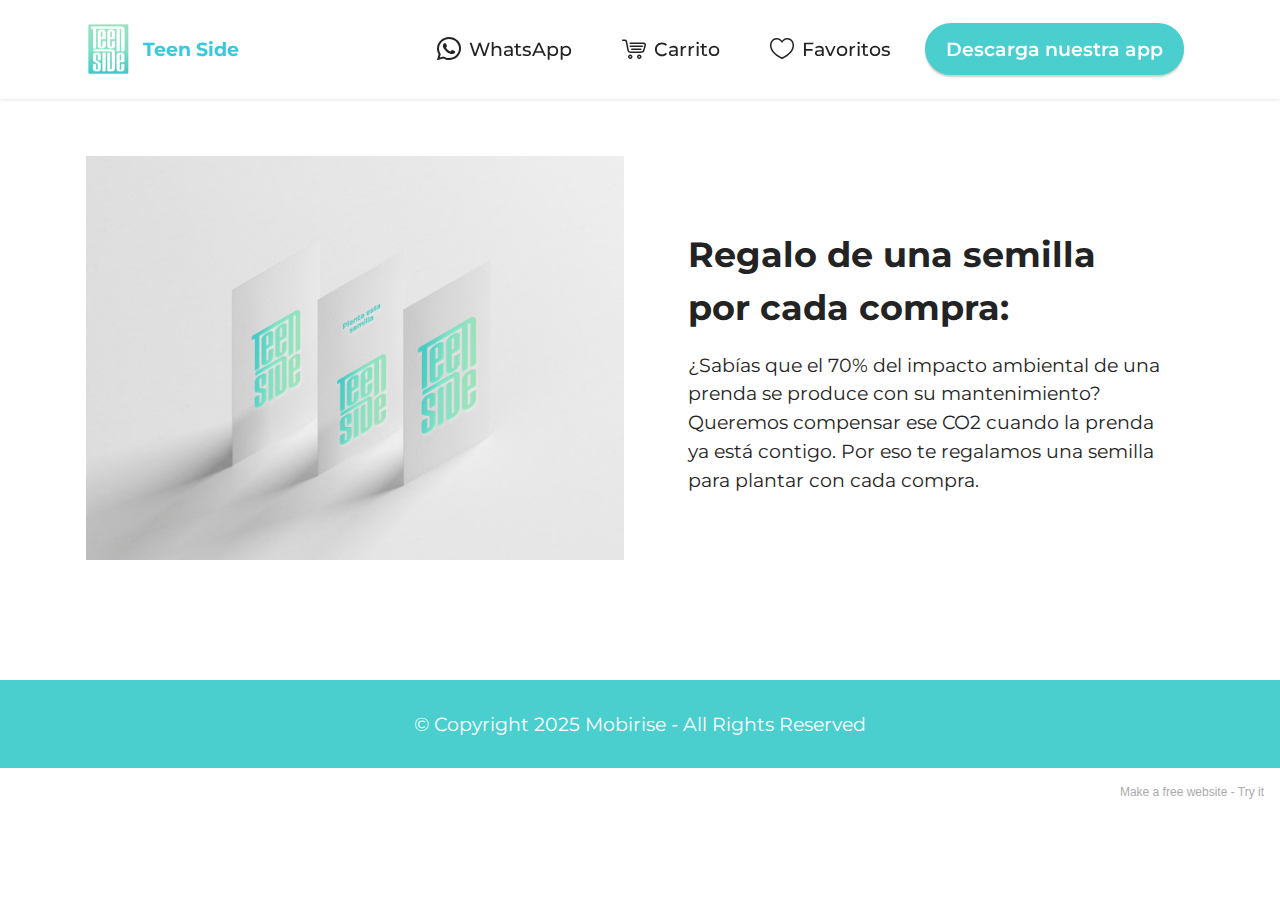
<file: page5.html>
<!DOCTYPE html>
<html  >
<head>
  <!-- Site made with Mobirise Website Builder v5.5.0, https://mobirise.com -->
  <meta charset="UTF-8">
  <meta http-equiv="X-UA-Compatible" content="IE=edge">
  <meta name="generator" content="Mobirise v5.5.0, mobirise.com">
  <meta name="viewport" content="width=device-width, initial-scale=1, minimum-scale=1">
  <link rel="shortcut icon" href="assets/images/mesa-de-trabajo-8-96x171.png" type="image/x-icon">
  <meta name="description" content="">
  
  
  <title>Tu semilla</title>
  <link rel="stylesheet" href="assets/web/assets/mobirise-icons-bold/mobirise-icons-bold.css">
  <link rel="stylesheet" href="assets/bootstrap/css/bootstrap.min.css">
  <link rel="stylesheet" href="assets/bootstrap/css/bootstrap-grid.min.css">
  <link rel="stylesheet" href="assets/bootstrap/css/bootstrap-reboot.min.css">
  <link rel="stylesheet" href="assets/dropdown/css/style.css">
  <link rel="stylesheet" href="assets/socicon/css/styles.css">
  <link rel="stylesheet" href="assets/theme/css/style.css">
  <link rel="preload" href="https://fonts.googleapis.com/css?family=Montserrat:100,100i,200,200i,300,300i,400,400i,500,500i,600,600i,700,700i,800,800i,900,900i&display=swap" as="style" onload="this.onload=null;this.rel='stylesheet'">
  <noscript><link rel="stylesheet" href="https://fonts.googleapis.com/css?family=Montserrat:100,100i,200,200i,300,300i,400,400i,500,500i,600,600i,700,700i,800,800i,900,900i&display=swap"></noscript>
  <link rel="preload" as="style" href="assets/mobirise/css/mbr-additional.css"><link rel="stylesheet" href="assets/mobirise/css/mbr-additional.css" type="text/css">
  
  
  
  
</head>
<body>
  
  <section data-bs-version="5.1" class="menu menu2 cid-sOMeS2t6py" once="menu" id="menu2-1m">
    
    <nav class="navbar navbar-dropdown navbar-fixed-top navbar-expand-lg">
        <div class="container">
            <div class="navbar-brand">
                <span class="navbar-logo">
                    
                        <img src="assets/images/mesa-de-trabajo-8-96x171.png" alt="" style="height: 4.9rem;">
                    
                </span>
                <span class="navbar-caption-wrap"><a class="navbar-caption text-success text-primary display-4" href="index.html#header6-n">Teen Side</a></span>
            </div>
            <button class="navbar-toggler" type="button" data-toggle="collapse" data-bs-toggle="collapse" data-target="#navbarSupportedContent" data-bs-target="#navbarSupportedContent" aria-controls="navbarNavAltMarkup" aria-expanded="false" aria-label="Toggle navigation">
                <div class="hamburger">
                    <span></span>
                    <span></span>
                    <span></span>
                    <span></span>
                </div>
            </button>
            <div class="collapse navbar-collapse" id="navbarSupportedContent">
                <ul class="navbar-nav nav-dropdown" data-app-modern-menu="true"><li class="nav-item"><a class="nav-link link text-black text-primary display-4" href="https://wa.me/qr/XR2ZAMRBJGNXM1" target="_blank"><span class="socicon socicon-whatsapp mbr-iconfont mbr-iconfont-btn"></span>WhatsApp</a></li><li class="nav-item"><a class="nav-link link text-black text-primary display-4" href="page2.html"><span class="mbrib-shopping-cart mbr-iconfont mbr-iconfont-btn"></span>Carrito</a></li>
                    <li class="nav-item"><a class="nav-link link text-black text-primary display-4" href="page3.html"><span class="mbrib-hearth mbr-iconfont mbr-iconfont-btn"></span>Favoritos</a></li></ul>
                
                <div class="navbar-buttons mbr-section-btn"><a class="btn btn-primary display-4" href="index.html#gallery4-y">Descarga nuestra app</a></div>
            </div>
        </div>
    </nav>
</section>

<section data-bs-version="5.1" class="image1 cid-sOQLP4gvRQ" id="image1-1s">
    

    

    <div class="container">
        <div class="row align-items-center">
            <div class="col-12 col-lg-6">
                <div class="image-wrapper">
                    <img src="assets/images/tarjetas-1-1256x942.png" alt="Mobirise">
                    <p class="mbr-description mbr-fonts-style pt-2 align-center display-4"></p>
                </div>
            </div>
            <div class="col-12 col-lg">
                <div class="text-wrapper">
                    <h3 class="mbr-section-title mbr-fonts-style mb-3 display-5"><strong>Regalo de una semilla por cada compra:&nbsp;</strong></h3>
                    <p class="mbr-text mbr-fonts-style display-7">¿Sabías que el 70% del impacto ambiental de una prenda se produce con su mantenimiento?
<br>Queremos compensar ese CO2 cuando la prenda ya está contigo. Por eso te regalamos una semilla para plantar con cada compra.&nbsp;<br></p>
                </div>
            </div>
        </div>
    </div>
</section>

<section data-bs-version="5.1" class="footer7 cid-sOQI4VT2pB" once="footers" id="footer7-1p">

    

    

    <div class="container">
        <div class="media-container-row align-center mbr-white">
            <div class="col-12">
                <p class="mbr-text mb-0 mbr-fonts-style display-7">
                    © Copyright 2025 Mobirise - All Rights Reserved
                </p>
            </div>
        </div>
    </div>
</section><section style="background-color: #fff; font-family: -apple-system, BlinkMacSystemFont, 'Segoe UI', 'Roboto', 'Helvetica Neue', Arial, sans-serif; color:#aaa; font-size:12px; padding: 0; align-items: center; display: flex;"><a href="https://mobirise.site/e" style="flex: 1 1; height: 3rem; padding-left: 1rem;"></a><p style="flex: 0 0 auto; margin:0; padding-right:1rem;">Make a free website - <a href="https://mobirise.site/v" style="color:#aaa;">Try it</a></p></section><script src="assets/bootstrap/js/bootstrap.bundle.min.js"></script>  <script src="assets/smoothscroll/smooth-scroll.js"></script>  <script src="assets/ytplayer/index.js"></script>  <script src="assets/dropdown/js/navbar-dropdown.js"></script>  <script src="assets/theme/js/script.js"></script>  
  
  
</body>
</html>
</file>
<file: assets/web/assets/mobirise-icons-bold/mobirise-icons-bold.css>
@font-face {
  font-family: 'mobirise-icons-bold';
  font-display: swap;
  src:  url('mobirise-icons-bold.eot?m1l4yr');
  src:  url('mobirise-icons-bold.eot?m1l4yr#iefix') format('embedded-opentype'),
    url('mobirise-icons-bold.ttf?m1l4yr') format('truetype'),
    url('mobirise-icons-bold.woff?m1l4yr') format('woff'),
    url('mobirise-icons-bold.svg?m1l4yr#mobirise-icons-bold') format('svg');
  font-weight: normal;
  font-style: normal;
}

[class^="mbrib-"], [class*="mbrib-"] {
  /* use !important to prevent issues with browser extensions that change fonts */
  font-family: 'mobirise-icons-bold' !important;
  speak: none;
  font-style: normal;
  font-weight: normal;
  font-variant: normal;
  text-transform: none;
  line-height: 1;

  /* Better Font Rendering =========== */
  -webkit-font-smoothing: antialiased;
  -moz-osx-font-smoothing: grayscale;
}

.mbrib-add-submenu:before {
  content: "\e900";
}
.mbrib-alert:before {
  content: "\e901";
}
.mbrib-align-center:before {
  content: "\e902";
}
.mbrib-align-justify:before {
  content: "\e903";
}
.mbrib-align-left:before {
  content: "\e904";
}
.mbrib-align-right:before {
  content: "\e905";
}
.mbrib-android:before {
  content: "\e906";
}
.mbrib-apple:before {
  content: "\e907";
}
.mbrib-arrow-down:before {
  content: "\e908";
}
.mbrib-arrow-next:before {
  content: "\e909";
}
.mbrib-arrow-prev:before {
  content: "\e90a";
}
.mbrib-arrow-up:before {
  content: "\e90b";
}
.mbrib-bold:before {
  content: "\e90c";
}
.mbrib-bookmark:before {
  content: "\e90d";
}
.mbrib-bootstrap:before {
  content: "\e90e";
}
.mbrib-briefcase:before {
  content: "\e90f";
}
.mbrib-browse:before {
  content: "\e910";
}
.mbrib-bulleted-list:before {
  content: "\e911";
}
.mbrib-calendar:before {
  content: "\e912";
}
.mbrib-camera:before {
  content: "\e913";
}
.mbrib-cart-add:before {
  content: "\e914";
}
.mbrib-cart-full:before {
  content: "\e915";
}
.mbrib-cash:before {
  content: "\e916";
}
.mbrib-change-style:before {
  content: "\e917";
}
.mbrib-chat:before {
  content: "\e918";
}
.mbrib-clock:before {
  content: "\e919";
}
.mbrib-close:before {
  content: "\e91a";
}
.mbrib-cloud:before {
  content: "\e91b";
}
.mbrib-code:before {
  content: "\e91c";
}
.mbrib-contact-form:before {
  content: "\e91d";
}
.mbrib-credit-card:before {
  content: "\e91e";
}
.mbrib-cursor-click:before {
  content: "\e91f";
}
.mbrib-cust-feedback:before {
  content: "\e920";
}
.mbrib-database:before {
  content: "\e921";
}
.mbrib-delivery:before {
  content: "\e922";
}
.mbrib-desktop:before {
  content: "\e923";
}
.mbrib-devices:before {
  content: "\e924";
}
.mbrib-down:before {
  content: "\e925";
}
.mbrib-download:before {
  content: "\e926";
}
.mbrib-drag-n-drop:before {
  content: "\e927";
}
.mbrib-drag-n-drop2:before {
  content: "\e928";
}
.mbrib-edit:before {
  content: "\e929";
}
.mbrib-edit2:before {
  content: "\e92a";
}
.mbrib-error:before {
  content: "\e92b";
}
.mbrib-extension:before {
  content: "\e92c";
}
.mbrib-features:before {
  content: "\e92d";
}
.mbrib-file:before {
  content: "\e92e";
}
.mbrib-flag:before {
  content: "\e92f";
}
.mbrib-folder:before {
  content: "\e930";
}
.mbrib-gift:before {
  content: "\e931";
}
.mbrib-github:before {
  content: "\e932";
}
.mbrib-globe-2:before {
  content: "\e933";
}
.mbrib-globe:before {
  content: "\e934";
}
.mbrib-growing-chart:before {
  content: "\e935";
}
.mbrib-hearth:before {
  content: "\e936";
}
.mbrib-help:before {
  content: "\e937";
}
.mbrib-home:before {
  content: "\e938";
}
.mbrib-hot-cup:before {
  content: "\e939";
}
.mbrib-idea:before {
  content: "\e93a";
}
.mbrib-image-gallery:before {
  content: "\e93b";
}
.mbrib-image-slider:before {
  content: "\e93c";
}
.mbrib-info:before {
  content: "\e93d";
}
.mbrib-italic:before {
  content: "\e93e";
}
.mbrib-key:before {
  content: "\e93f";
}
.mbrib-laptop:before {
  content: "\e940";
}
.mbrib-layers:before {
  content: "\e941";
}
.mbrib-left-right:before {
  content: "\e942";
}
.mbrib-left:before {
  content: "\e943";
}
.mbrib-letter:before {
  content: "\e944";
}
.mbrib-like:before {
  content: "\e945";
}
.mbrib-link:before {
  content: "\e946";
}
.mbrib-lock:before {
  content: "\e947";
}
.mbrib-login:before {
  content: "\e948";
}
.mbrib-logout:before {
  content: "\e949";
}
.mbrib-magic-stick:before {
  content: "\e94a";
}
.mbrib-map-pin:before {
  content: "\e94b";
}
.mbrib-menu:before {
  content: "\e94c";
}
.mbrib-mobile:before {
  content: "\e94d";
}
.mbrib-mobile2:before {
  content: "\e94e";
}
.mbrib-mobirise:before {
  content: "\e94f";
}
.mbrib-more-horizontal:before {
  content: "\e950";
}
.mbrib-more-vertical:before {
  content: "\e951";
}
.mbrib-music:before {
  content: "\e952";
}
.mbrib-new-file:before {
  content: "\e953";
}
.mbrib-numbered-list:before {
  content: "\e954";
}
.mbrib-opened-folder:before {
  content: "\e955";
}
.mbrib-pages:before {
  content: "\e956";
}
.mbrib-paper-plane:before {
  content: "\e957";
}
.mbrib-paperclip:before {
  content: "\e958";
}
.mbrib-photo:before {
  content: "\e959";
}
.mbrib-photos:before {
  content: "\e95a";
}
.mbrib-pin:before {
  content: "\e95b";
}
.mbrib-play:before {
  content: "\e95c";
}
.mbrib-plus:before {
  content: "\e95d";
}
.mbrib-preview:before {
  content: "\e95e";
}
.mbrib-print:before {
  content: "\e95f";
}
.mbrib-protect:before {
  content: "\e960";
}
.mbrib-question:before {
  content: "\e961";
}
.mbrib-quote-left:before {
  content: "\e962";
}
.mbrib-quote-right:before {
  content: "\e963";
}
.mbrib-redo:before {
  content: "\e964";
}
.mbrib-refresh:before {
  content: "\e965";
}
.mbrib-responsive:before {
  content: "\e966";
}
.mbrib-right:before {
  content: "\e967";
}
.mbrib-rocket:before {
  content: "\e968";
}
.mbrib-sad-face:before {
  content: "\e969";
}
.mbrib-sale:before {
  content: "\e96a";
}
.mbrib-save:before {
  content: "\e96b";
}
.mbrib-search:before {
  content: "\e96c";
}
.mbrib-setting:before {
  content: "\e96d";
}
.mbrib-setting2:before {
  content: "\e96e";
}
.mbrib-setting3:before {
  content: "\e96f";
}
.mbrib-share:before {
  content: "\e970";
}
.mbrib-shopping-bag:before {
  content: "\e971";
}
.mbrib-shopping-basket:before {
  content: "\e972";
}
.mbrib-shopping-cart:before {
  content: "\e973";
}
.mbrib-sites:before {
  content: "\e974";
}
.mbrib-smile-face:before {
  content: "\e975";
}
.mbrib-speed:before {
  content: "\e976";
}
.mbrib-star:before {
  content: "\e977";
}
.mbrib-success:before {
  content: "\e978";
}
.mbrib-sun:before {
  content: "\e979";
}
.mbrib-sun2:before {
  content: "\e97a";
}
.mbrib-tablet-vertical:before {
  content: "\e97b";
}
.mbrib-tablet:before {
  content: "\e97c";
}
.mbrib-target:before {
  content: "\e97d";
}
.mbrib-timer:before {
  content: "\e97e";
}
.mbrib-to-ftp:before {
  content: "\e97f";
}
.mbrib-to-local-drive:before {
  content: "\e980";
}
.mbrib-touch-swipe:before {
  content: "\e981";
}
.mbrib-touch:before {
  content: "\e982";
}
.mbrib-trash:before {
  content: "\e983";
}
.mbrib-underline:before {
  content: "\e984";
}
.mbrib-undo:before {
  content: "\e985";
}
.mbrib-unlink:before {
  content: "\e986";
}
.mbrib-unlock:before {
  content: "\e987";
}
.mbrib-up-down:before {
  content: "\e988";
}
.mbrib-up:before {
  content: "\e989";
}
.mbrib-update:before {
  content: "\e98a";
}
.mbrib-upload:before {
  content: "\e98b";
}
.mbrib-user:before {
  content: "\e98c";
}
.mbrib-user2:before {
  content: "\e98d";
}
.mbrib-users:before {
  content: "\e98e";
}
.mbrib-video-play:before {
  content: "\e98f";
}
.mbrib-video:before {
  content: "\e990";
}
.mbrib-watch:before {
  content: "\e991";
}
.mbrib-website-theme:before {
  content: "\e992";
}
.mbrib-wifi:before {
  content: "\e993";
}
.mbrib-windows:before {
  content: "\e994";
}
.mbrib-zoom-out:before {
  content: "\e995";
}
</file>
<file: assets/web/assets/mobirise-icons2/mobirise2.css>
@font-face {
  font-family: 'Moririse2';
  font-display: swap;
  src:  url('mobirise2.eot?f2bix4');
  src:  url('mobirise2.eot?f2bix4#iefix') format('embedded-opentype'),
    url('mobirise2.ttf?f2bix4') format('truetype'),
    url('mobirise2.woff?f2bix4') format('woff'),
    url('mobirise2.svg?f2bix4#mobirise2') format('svg');
  font-weight: normal;
  font-style: normal;
}

[class^="mobi-"], [class*=" mobi-"] {
  /* use !important to prevent issues with browser extensions that change fonts */
  font-family: 'Moririse2' !important;
  speak: none;
  font-style: normal;
  font-weight: normal;
  font-variant: normal;
  text-transform: none;
  line-height: 1;

  /* Better Font Rendering =========== */
  -webkit-font-smoothing: antialiased;
  -moz-osx-font-smoothing: grayscale;
}

.mobi-mbri-add-submenu:before {
  content: "\e900";
}
.mobi-mbri-alert:before {
  content: "\e901";
}
.mobi-mbri-align-center:before {
  content: "\e902";
}
.mobi-mbri-align-justify:before {
  content: "\e903";
}
.mobi-mbri-align-left:before {
  content: "\e904";
}
.mobi-mbri-align-right:before {
  content: "\e905";
}
.mobi-mbri-android:before {
  content: "\e906";
}
.mobi-mbri-apple:before {
  content: "\e907";
}
.mobi-mbri-arrow-down:before {
  content: "\e908";
}
.mobi-mbri-arrow-next:before {
  content: "\e909";
}
.mobi-mbri-arrow-prev:before {
  content: "\e90a";
}
.mobi-mbri-arrow-up:before {
  content: "\e90b";
}
.mobi-mbri-bold:before {
  content: "\e90c";
}
.mobi-mbri-bookmark:before {
  content: "\e90d";
}
.mobi-mbri-bootstrap:before {
  content: "\e90e";
}
.mobi-mbri-briefcase:before {
  content: "\e90f";
}
.mobi-mbri-browse:before {
  content: "\e910";
}
.mobi-mbri-bulleted-list:before {
  content: "\e911";
}
.mobi-mbri-calendar:before {
  content: "\e912";
}
.mobi-mbri-camera:before {
  content: "\e913";
}
.mobi-mbri-cart-add:before {
  content: "\e914";
}
.mobi-mbri-cart-full:before {
  content: "\e915";
}
.mobi-mbri-cash:before {
  content: "\e916";
}
.mobi-mbri-change-style:before {
  content: "\e917";
}
.mobi-mbri-chat:before {
  content: "\e918";
}
.mobi-mbri-clock:before {
  content: "\e919";
}
.mobi-mbri-close:before {
  content: "\e91a";
}
.mobi-mbri-cloud:before {
  content: "\e91b";
}
.mobi-mbri-code:before {
  content: "\e91c";
}
.mobi-mbri-contact-form:before {
  content: "\e91d";
}
.mobi-mbri-credit-card:before {
  content: "\e91e";
}
.mobi-mbri-cursor-click:before {
  content: "\e91f";
}
.mobi-mbri-cust-feedback:before {
  content: "\e920";
}
.mobi-mbri-database:before {
  content: "\e921";
}
.mobi-mbri-delivery:before {
  content: "\e922";
}
.mobi-mbri-desktop:before {
  content: "\e923";
}
.mobi-mbri-devices:before {
  content: "\e924";
}
.mobi-mbri-down:before {
  content: "\e925";
}
.mobi-mbri-download-2:before {
  content: "\e926";
}
.mobi-mbri-download:before {
  content: "\e927";
}
.mobi-mbri-drag-n-drop-2:before {
  content: "\e928";
}
.mobi-mbri-drag-n-drop:before {
  content: "\e929";
}
.mobi-mbri-edit-2:before {
  content: "\e92a";
}
.mobi-mbri-edit:before {
  content: "\e92b";
}
.mobi-mbri-error:before {
  content: "\e92c";
}
.mobi-mbri-extension:before {
  content: "\e92d";
}
.mobi-mbri-features:before {
  content: "\e92e";
}
.mobi-mbri-file:before {
  content: "\e92f";
}
.mobi-mbri-flag:before {
  content: "\e930";
}
.mobi-mbri-folder:before {
  content: "\e931";
}
.mobi-mbri-gift:before {
  content: "\e932";
}
.mobi-mbri-github:before {
  content: "\e933";
}
.mobi-mbri-globe-2:before {
  content: "\e934";
}
.mobi-mbri-globe:before {
  content: "\e935";
}
.mobi-mbri-growing-chart:before {
  content: "\e936";
}
.mobi-mbri-hearth:before {
  content: "\e937";
}
.mobi-mbri-help:before {
  content: "\e938";
}
.mobi-mbri-home:before {
  content: "\e939";
}
.mobi-mbri-hot-cup:before {
  content: "\e93a";
}
.mobi-mbri-idea:before {
  content: "\e93b";
}
.mobi-mbri-image-gallery:before {
  content: "\e93c";
}
.mobi-mbri-image-slider:before {
  content: "\e93d";
}
.mobi-mbri-info:before {
  content: "\e93e";
}
.mobi-mbri-italic:before {
  content: "\e93f";
}
.mobi-mbri-key:before {
  content: "\e940";
}
.mobi-mbri-laptop:before {
  content: "\e941";
}
.mobi-mbri-layers:before {
  content: "\e942";
}
.mobi-mbri-left-right:before {
  content: "\e943";
}
.mobi-mbri-left:before {
  content: "\e944";
}
.mobi-mbri-letter:before {
  content: "\e945";
}
.mobi-mbri-like:before {
  content: "\e946";
}
.mobi-mbri-link:before {
  content: "\e947";
}
.mobi-mbri-lock:before {
  content: "\e948";
}
.mobi-mbri-login:before {
  content: "\e949";
}
.mobi-mbri-logout:before {
  content: "\e94a";
}
.mobi-mbri-magic-stick:before {
  content: "\e94b";
}
.mobi-mbri-map-pin:before {
  content: "\e94c";
}
.mobi-mbri-menu:before {
  content: "\e94d";
}
.mobi-mbri-mobile-2:before {
  content: "\e94e";
}
.mobi-mbri-mobile-horizontal:before {
  content: "\e94f";
}
.mobi-mbri-mobile:before {
  content: "\e950";
}
.mobi-mbri-mobirise:before {
  content: "\e951";
}
.mobi-mbri-more-horizontal:before {
  content: "\e952";
}
.mobi-mbri-more-vertical:before {
  content: "\e953";
}
.mobi-mbri-music:before {
  content: "\e954";
}
.mobi-mbri-new-file:before {
  content: "\e955";
}
.mobi-mbri-numbered-list:before {
  content: "\e956";
}
.mobi-mbri-opened-folder:before {
  content: "\e957";
}
.mobi-mbri-pages:before {
  content: "\e958";
}
.mobi-mbri-paper-plane:before {
  content: "\e959";
}
.mobi-mbri-paperclip:before {
  content: "\e95a";
}
.mobi-mbri-phone:before {
  content: "\e95b";
}
.mobi-mbri-photo:before {
  content: "\e95c";
}
.mobi-mbri-photos:before {
  content: "\e95d";
}
.mobi-mbri-pin:before {
  content: "\e95e";
}
.mobi-mbri-play:before {
  content: "\e95f";
}
.mobi-mbri-plus:before {
  content: "\e960";
}
.mobi-mbri-preview:before {
  content: "\e961";
}
.mobi-mbri-print:before {
  content: "\e962";
}
.mobi-mbri-protect:before {
  content: "\e963";
}
.mobi-mbri-question:before {
  content: "\e964";
}
.mobi-mbri-quote-left:before {
  content: "\e965";
}
.mobi-mbri-quote-right:before {
  content: "\e966";
}
.mobi-mbri-redo:before {
  content: "\e967";
}
.mobi-mbri-refresh:before {
  content: "\e968";
}
.mobi-mbri-responsive-2:before {
  content: "\e969";
}
.mobi-mbri-responsive:before {
  content: "\e96a";
}
.mobi-mbri-right:before {
  content: "\e96b";
}
.mobi-mbri-rocket:before {
  content: "\e96c";
}
.mobi-mbri-sad-face:before {
  content: "\e96d";
}
.mobi-mbri-sale:before {
  content: "\e96e";
}
.mobi-mbri-save:before {
  content: "\e96f";
}
.mobi-mbri-search:before {
  content: "\e970";
}
.mobi-mbri-setting-2:before {
  content: "\e971";
}
.mobi-mbri-setting-3:before {
  content: "\e972";
}
.mobi-mbri-setting:before {
  content: "\e973";
}
.mobi-mbri-share:before {
  content: "\e974";
}
.mobi-mbri-shopping-bag:before {
  content: "\e975";
}
.mobi-mbri-shopping-basket:before {
  content: "\e976";
}
.mobi-mbri-shopping-cart:before {
  content: "\e977";
}
.mobi-mbri-sites:before {
  content: "\e978";
}
.mobi-mbri-smile-face:before {
  content: "\e979";
}
.mobi-mbri-speed:before {
  content: "\e97a";
}
.mobi-mbri-star:before {
  content: "\e97b";
}
.mobi-mbri-success:before {
  content: "\e97c";
}
.mobi-mbri-sun:before {
  content: "\e97d";
}
.mobi-mbri-sun2:before {
  content: "\e97e";
}
.mobi-mbri-tablet-vertical:before {
  content: "\e97f";
}
.mobi-mbri-tablet:before {
  content: "\e980";
}
.mobi-mbri-target:before {
  content: "\e981";
}
.mobi-mbri-timer:before {
  content: "\e982";
}
.mobi-mbri-to-ftp:before {
  content: "\e983";
}
.mobi-mbri-to-local-drive:before {
  content: "\e984";
}
.mobi-mbri-touch-swipe:before {
  content: "\e985";
}
.mobi-mbri-touch:before {
  content: "\e986";
}
.mobi-mbri-trash:before {
  content: "\e987";
}
.mobi-mbri-underline:before {
  content: "\e988";
}
.mobi-mbri-undo:before {
  content: "\e989";
}
.mobi-mbri-unlink:before {
  content: "\e98a";
}
.mobi-mbri-unlock:before {
  content: "\e98b";
}
.mobi-mbri-up-down:before {
  content: "\e98c";
}
.mobi-mbri-up:before {
  content: "\e98d";
}
.mobi-mbri-update:before {
  content: "\e98e";
}
.mobi-mbri-upload-2:before {
  content: "\e98f";
}
.mobi-mbri-upload:before {
  content: "\e990";
}
.mobi-mbri-user-2:before {
  content: "\e991";
}
.mobi-mbri-user:before {
  content: "\e992";
}
.mobi-mbri-users:before {
  content: "\e993";
}
.mobi-mbri-video-play:before {
  content: "\e994";
}
.mobi-mbri-video:before {
  content: "\e995";
}
.mobi-mbri-watch:before {
  content: "\e996";
}
.mobi-mbri-website-theme-2:before {
  content: "\e997";
}
.mobi-mbri-website-theme:before {
  content: "\e998";
}
.mobi-mbri-wifi:before {
  content: "\e999";
}
.mobi-mbri-windows:before {
  content: "\e99a";
}
.mobi-mbri-zoom-in:before {
  content: "\e99b";
}
.mobi-mbri-zoom-out:before {
  content: "\e99c";
}
</file>
<file: assets/socicon/css/styles.css>
@charset "UTF-8";

@font-face {
  font-family: 'Socicon';
  src:  url('../fonts/socicon.eot');
  src:  url('../fonts/socicon.eot?#iefix') format('embedded-opentype'),
    url('../fonts/socicon.woff2') format('woff2'),
    url('../fonts/socicon.ttf') format('truetype'),
    url('../fonts/socicon.woff') format('woff'),
    url('../fonts/socicon.svg#socicon') format('svg');
  font-weight: normal;
  font-style: normal;
  font-display: swap;
}

[data-icon]:before {
  font-family: "socicon" !important;
  content: attr(data-icon);
  font-style: normal !important;
  font-weight: normal !important;
  font-variant: normal !important;
  text-transform: none !important;
  speak: none;
  line-height: 1;
  -webkit-font-smoothing: antialiased;
  -moz-osx-font-smoothing: grayscale;
}

[class^="socicon-"], [class*=" socicon-"] {
  /* use !important to prevent issues with browser extensions that change fonts */
  font-family: 'Socicon' !important;
  speak: none;
  font-style: normal;
  font-weight: normal;
  font-variant: normal;
  text-transform: none;
  line-height: 1;

  /* Better Font Rendering =========== */
  -webkit-font-smoothing: antialiased;
  -moz-osx-font-smoothing: grayscale;
}

.socicon-eitaa:before {
  content: "\e97c";
}
.socicon-soroush:before {
  content: "\e97d";
}
.socicon-bale:before {
  content: "\e97e";
}
.socicon-zazzle:before {
  content: "\e97b";
}
.socicon-society6:before {
  content: "\e97a";
}
.socicon-redbubble:before {
  content: "\e979";
}
.socicon-avvo:before {
  content: "\e978";
}
.socicon-stitcher:before {
  content: "\e977";
}
.socicon-googlehangouts:before {
  content: "\e974";
}
.socicon-dlive:before {
  content: "\e975";
}
.socicon-vsco:before {
  content: "\e976";
}
.socicon-flipboard:before {
  content: "\e973";
}
.socicon-ubuntu:before {
  content: "\e958";
}
.socicon-artstation:before {
  content: "\e959";
}
.socicon-invision:before {
  content: "\e95a";
}
.socicon-torial:before {
  content: "\e95b";
}
.socicon-collectorz:before {
  content: "\e95c";
}
.socicon-seenthis:before {
  content: "\e95d";
}
.socicon-googleplaymusic:before {
  content: "\e95e";
}
.socicon-debian:before {
  content: "\e95f";
}
.socicon-filmfreeway:before {
  content: "\e960";
}
.socicon-gnome:before {
  content: "\e961";
}
.socicon-itchio:before {
  content: "\e962";
}
.socicon-jamendo:before {
  content: "\e963";
}
.socicon-mix:before {
  content: "\e964";
}
.socicon-sharepoint:before {
  content: "\e965";
}
.socicon-tinder:before {
  content: "\e966";
}
.socicon-windguru:before {
  content: "\e967";
}
.socicon-cdbaby:before {
  content: "\e968";
}
.socicon-elementaryos:before {
  content: "\e969";
}
.socicon-stage32:before {
  content: "\e96a";
}
.socicon-tiktok:before {
  content: "\e96b";
}
.socicon-gitter:before {
  content: "\e96c";
}
.socicon-letterboxd:before {
  content: "\e96d";
}
.socicon-threema:before {
  content: "\e96e";
}
.socicon-splice:before {
  content: "\e96f";
}
.socicon-metapop:before {
  content: "\e970";
}
.socicon-naver:before {
  content: "\e971";
}
.socicon-remote:before {
  content: "\e972";
}
.socicon-internet:before {
  content: "\e957";
}
.socicon-moddb:before {
  content: "\e94b";
}
.socicon-indiedb:before {
  content: "\e94c";
}
.socicon-traxsource:before {
  content: "\e94d";
}
.socicon-gamefor:before {
  content: "\e94e";
}
.socicon-pixiv:before {
  content: "\e94f";
}
.socicon-myanimelist:before {
  content: "\e950";
}
.socicon-blackberry:before {
  content: "\e951";
}
.socicon-wickr:before {
  content: "\e952";
}
.socicon-spip:before {
  content: "\e953";
}
.socicon-napster:before {
  content: "\e954";
}
.socicon-beatport:before {
  content: "\e955";
}
.socicon-hackerone:before {
  content: "\e956";
}
.socicon-hackernews:before {
  content: "\e946";
}
.socicon-smashwords:before {
  content: "\e947";
}
.socicon-kobo:before {
  content: "\e948";
}
.socicon-bookbub:before {
  content: "\e949";
}
.socicon-mailru:before {
  content: "\e94a";
}
.socicon-gitlab:before {
  content: "\e945";
}
.socicon-instructables:before {
  content: "\e944";
}
.socicon-portfolio:before {
  content: "\e943";
}
.socicon-codered:before {
  content: "\e940";
}
.socicon-origin:before {
  content: "\e941";
}
.socicon-nextdoor:before {
  content: "\e942";
}
.socicon-udemy:before {
  content: "\e93f";
}
.socicon-livemaster:before {
  content: "\e93e";
}
.socicon-crunchbase:before {
  content: "\e93b";
}
.socicon-homefy:before {
  content: "\e93c";
}
.socicon-calendly:before {
  content: "\e93d";
}
.socicon-realtor:before {
  content: "\e90f";
}
.socicon-tidal:before {
  content: "\e910";
}
.socicon-qobuz:before {
  content: "\e911";
}
.socicon-natgeo:before {
  content: "\e912";
}
.socicon-mastodon:before {
  content: "\e913";
}
.socicon-unsplash:before {
  content: "\e914";
}
.socicon-homeadvisor:before {
  content: "\e915";
}
.socicon-angieslist:before {
  content: "\e916";
}
.socicon-codepen:before {
  content: "\e917";
}
.socicon-slack:before {
  content: "\e918";
}
.socicon-openaigym:before {
  content: "\e919";
}
.socicon-logmein:before {
  content: "\e91a";
}
.socicon-fiverr:before {
  content: "\e91b";
}
.socicon-gotomeeting:before {
  content: "\e91c";
}
.socicon-aliexpress:before {
  content: "\e91d";
}
.socicon-guru:before {
  content: "\e91e";
}
.socicon-appstore:before {
  content: "\e91f";
}
.socicon-homes:before {
  content: "\e920";
}
.socicon-zoom:before {
  content: "\e921";
}
.socicon-alibaba:before {
  content: "\e922";
}
.socicon-craigslist:before {
  content: "\e923";
}
.socicon-wix:before {
  content: "\e924";
}
.socicon-redfin:before {
  content: "\e925";
}
.socicon-googlecalendar:before {
  content: "\e926";
}
.socicon-shopify:before {
  content: "\e927";
}
.socicon-freelancer:before {
  content: "\e928";
}
.socicon-seedrs:before {
  content: "\e929";
}
.socicon-bing:before {
  content: "\e92a";
}
.socicon-doodle:before {
  content: "\e92b";
}
.socicon-bonanza:before {
  content: "\e92c";
}
.socicon-squarespace:before {
  content: "\e92d";
}
.socicon-toptal:before {
  content: "\e92e";
}
.socicon-gust:before {
  content: "\e92f";
}
.socicon-ask:before {
  content: "\e930";
}
.socicon-trulia:before {
  content: "\e931";
}
.socicon-loomly:before {
  content: "\e932";
}
.socicon-ghost:before {
  content: "\e933";
}
.socicon-upwork:before {
  content: "\e934";
}
.socicon-fundable:before {
  content: "\e935";
}
.socicon-booking:before {
  content: "\e936";
}
.socicon-googlemaps:before {
  content: "\e937";
}
.socicon-zillow:before {
  content: "\e938";
}
.socicon-niconico:before {
  content: "\e939";
}
.socicon-toneden:before {
  content: "\e93a";
}
.socicon-augment:before {
  content: "\e908";
}
.socicon-bitbucket:before {
  content: "\e909";
}
.socicon-fyuse:before {
  content: "\e90a";
}
.socicon-yt-gaming:before {
  content: "\e90b";
}
.socicon-sketchfab:before {
  content: "\e90c";
}
.socicon-mobcrush:before {
  content: "\e90d";
}
.socicon-microsoft:before {
  content: "\e90e";
}
.socicon-pandora:before {
  content: "\e907";
}
.socicon-messenger:before {
  content: "\e906";
}
.socicon-gamewisp:before {
  content: "\e905";
}
.socicon-bloglovin:before {
  content: "\e904";
}
.socicon-tunein:before {
  content: "\e903";
}
.socicon-gamejolt:before {
  content: "\e901";
}
.socicon-trello:before {
  content: "\e902";
}
.socicon-spreadshirt:before {
  content: "\e900";
}
.socicon-500px:before {
  content: "\e000";
}
.socicon-8tracks:before {
  content: "\e001";
}
.socicon-airbnb:before {
  content: "\e002";
}
.socicon-alliance:before {
  content: "\e003";
}
.socicon-amazon:before {
  content: "\e004";
}
.socicon-amplement:before {
  content: "\e005";
}
.socicon-android:before {
  content: "\e006";
}
.socicon-angellist:before {
  content: "\e007";
}
.socicon-apple:before {
  content: "\e008";
}
.socicon-appnet:before {
  content: "\e009";
}
.socicon-baidu:before {
  content: "\e00a";
}
.socicon-bandcamp:before {
  content: "\e00b";
}
.socicon-battlenet:before {
  content: "\e00c";
}
.socicon-mixer:before {
  content: "\e00d";
}
.socicon-bebee:before {
  content: "\e00e";
}
.socicon-bebo:before {
  content: "\e00f";
}
.socicon-behance:before {
  content: "\e010";
}
.socicon-blizzard:before {
  content: "\e011";
}
.socicon-blogger:before {
  content: "\e012";
}
.socicon-buffer:before {
  content: "\e013";
}
.socicon-chrome:before {
  content: "\e014";
}
.socicon-coderwall:before {
  content: "\e015";
}
.socicon-curse:before {
  content: "\e016";
}
.socicon-dailymotion:before {
  content: "\e017";
}
.socicon-deezer:before {
  content: "\e018";
}
.socicon-delicious:before {
  content: "\e019";
}
.socicon-deviantart:before {
  content: "\e01a";
}
.socicon-diablo:before {
  content: "\e01b";
}
.socicon-digg:before {
  content: "\e01c";
}
.socicon-discord:before {
  content: "\e01d";
}
.socicon-disqus:before {
  content: "\e01e";
}
.socicon-douban:before {
  content: "\e01f";
}
.socicon-draugiem:before {
  content: "\e020";
}
.socicon-dribbble:before {
  content: "\e021";
}
.socicon-drupal:before {
  content: "\e022";
}
.socicon-ebay:before {
  content: "\e023";
}
.socicon-ello:before {
  content: "\e024";
}
.socicon-endomodo:before {
  content: "\e025";
}
.socicon-envato:before {
  content: "\e026";
}
.socicon-etsy:before {
  content: "\e027";
}
.socicon-facebook:before {
  content: "\e028";
}
.socicon-feedburner:before {
  content: "\e029";
}
.socicon-filmweb:before {
  content: "\e02a";
}
.socicon-firefox:before {
  content: "\e02b";
}
.socicon-flattr:before {
  content: "\e02c";
}
.socicon-flickr:before {
  content: "\e02d";
}
.socicon-formulr:before {
  content: "\e02e";
}
.socicon-forrst:before {
  content: "\e02f";
}
.socicon-foursquare:before {
  content: "\e030";
}
.socicon-friendfeed:before {
  content: "\e031";
}
.socicon-github:before {
  content: "\e032";
}
.socicon-goodreads:before {
  content: "\e033";
}
.socicon-google:before {
  content: "\e034";
}
.socicon-googlescholar:before {
  content: "\e035";
}
.socicon-googlegroups:before {
  content: "\e036";
}
.socicon-googlephotos:before {
  content: "\e037";
}
.socicon-googleplus:before {
  content: "\e038";
}
.socicon-grooveshark:before {
  content: "\e039";
}
.socicon-hackerrank:before {
  content: "\e03a";
}
.socicon-hearthstone:before {
  content: "\e03b";
}
.socicon-hellocoton:before {
  content: "\e03c";
}
.socicon-heroes:before {
  content: "\e03d";
}
.socicon-smashcast:before {
  content: "\e03e";
}
.socicon-horde:before {
  content: "\e03f";
}
.socicon-houzz:before {
  content: "\e040";
}
.socicon-icq:before {
  content: "\e041";
}
.socicon-identica:before {
  content: "\e042";
}
.socicon-imdb:before {
  content: "\e043";
}
.socicon-instagram:before {
  content: "\e044";
}
.socicon-issuu:before {
  content: "\e045";
}
.socicon-istock:before {
  content: "\e046";
}
.socicon-itunes:before {
  content: "\e047";
}
.socicon-keybase:before {
  content: "\e048";
}
.socicon-lanyrd:before {
  content: "\e049";
}
.socicon-lastfm:before {
  content: "\e04a";
}
.socicon-line:before {
  content: "\e04b";
}
.socicon-linkedin:before {
  content: "\e04c";
}
.socicon-livejournal:before {
  content: "\e04d";
}
.socicon-lyft:before {
  content: "\e04e";
}
.socicon-macos:before {
  content: "\e04f";
}
.socicon-mail:before {
  content: "\e050";
}
.socicon-medium:before {
  content: "\e051";
}
.socicon-meetup:before {
  content: "\e052";
}
.socicon-mixcloud:before {
  content: "\e053";
}
.socicon-modelmayhem:before {
  content: "\e054";
}
.socicon-mumble:before {
  content: "\e055";
}
.socicon-myspace:before {
  content: "\e056";
}
.socicon-newsvine:before {
  content: "\e057";
}
.socicon-nintendo:before {
  content: "\e058";
}
.socicon-npm:before {
  content: "\e059";
}
.socicon-odnoklassniki:before {
  content: "\e05a";
}
.socicon-openid:before {
  content: "\e05b";
}
.socicon-opera:before {
  content: "\e05c";
}
.socicon-outlook:before {
  content: "\e05d";
}
.socicon-overwatch:before {
  content: "\e05e";
}
.socicon-patreon:before {
  content: "\e05f";
}
.socicon-paypal:before {
  content: "\e060";
}
.socicon-periscope:before {
  content: "\e061";
}
.socicon-persona:before {
  content: "\e062";
}
.socicon-pinterest:before {
  content: "\e063";
}
.socicon-play:before {
  content: "\e064";
}
.socicon-player:before {
  content: "\e065";
}
.socicon-playstation:before {
  content: "\e066";
}
.socicon-pocket:before {
  content: "\e067";
}
.socicon-qq:before {
  content: "\e068";
}
.socicon-quora:before {
  content: "\e069";
}
.socicon-raidcall:before {
  content: "\e06a";
}
.socicon-ravelry:before {
  content: "\e06b";
}
.socicon-reddit:before {
  content: "\e06c";
}
.socicon-renren:before {
  content: "\e06d";
}
.socicon-researchgate:before {
  content: "\e06e";
}
.socicon-residentadvisor:before {
  content: "\e06f";
}
.socicon-reverbnation:before {
  content: "\e070";
}
.socicon-rss:before {
  content: "\e071";
}
.socicon-sharethis:before {
  content: "\e072";
}
.socicon-skype:before {
  content: "\e073";
}
.socicon-slideshare:before {
  content: "\e074";
}
.socicon-smugmug:before {
  content: "\e075";
}
.socicon-snapchat:before {
  content: "\e076";
}
.socicon-songkick:before {
  content: "\e077";
}
.socicon-soundcloud:before {
  content: "\e078";
}
.socicon-spotify:before {
  content: "\e079";
}
.socicon-stackexchange:before {
  content: "\e07a";
}
.socicon-stackoverflow:before {
  content: "\e07b";
}
.socicon-starcraft:before {
  content: "\e07c";
}
.socicon-stayfriends:before {
  content: "\e07d";
}
.socicon-steam:before {
  content: "\e07e";
}
.socicon-storehouse:before {
  content: "\e07f";
}
.socicon-strava:before {
  content: "\e080";
}
.socicon-streamjar:before {
  content: "\e081";
}
.socicon-stumbleupon:before {
  content: "\e082";
}
.socicon-swarm:before {
  content: "\e083";
}
.socicon-teamspeak:before {
  content: "\e084";
}
.socicon-teamviewer:before {
  content: "\e085";
}
.socicon-technorati:before {
  content: "\e086";
}
.socicon-telegram:before {
  content: "\e087";
}
.socicon-tripadvisor:before {
  content: "\e088";
}
.socicon-tripit:before {
  content: "\e089";
}
.socicon-triplej:before {
  content: "\e08a";
}
.socicon-tumblr:before {
  content: "\e08b";
}
.socicon-twitch:before {
  content: "\e08c";
}
.socicon-twitter:before {
  content: "\e08d";
}
.socicon-uber:before {
  content: "\e08e";
}
.socicon-ventrilo:before {
  content: "\e08f";
}
.socicon-viadeo:before {
  content: "\e090";
}
.socicon-viber:before {
  content: "\e091";
}
.socicon-viewbug:before {
  content: "\e092";
}
.socicon-vimeo:before {
  content: "\e093";
}
.socicon-vine:before {
  content: "\e094";
}
.socicon-vkontakte:before {
  content: "\e095";
}
.socicon-warcraft:before {
  content: "\e096";
}
.socicon-wechat:before {
  content: "\e097";
}
.socicon-weibo:before {
  content: "\e098";
}
.socicon-whatsapp:before {
  content: "\e099";
}
.socicon-wikipedia:before {
  content: "\e09a";
}
.socicon-windows:before {
  content: "\e09b";
}
.socicon-wordpress:before {
  content: "\e09c";
}
.socicon-wykop:before {
  content: "\e09d";
}
.socicon-xbox:before {
  content: "\e09e";
}
.socicon-xing:before {
  content: "\e09f";
}
.socicon-yahoo:before {
  content: "\e0a0";
}
.socicon-yammer:before {
  content: "\e0a1";
}
.socicon-yandex:before {
  content: "\e0a2";
}
.socicon-yelp:before {
  content: "\e0a3";
}
.socicon-younow:before {
  content: "\e0a4";
}
.socicon-youtube:before {
  content: "\e0a5";
}
.socicon-zapier:before {
  content: "\e0a6";
}
.socicon-zerply:before {
  content: "\e0a7";
}
.socicon-zomato:before {
  content: "\e0a8";
}
.socicon-zynga:before {
  content: "\e0a9";
}
</file>
<file: assets/dropdown/css/style.css>
.navbar-dropdown {
  left: 0;
  padding: 0;
  position: absolute;
  right: 0;
  top: 0;
  transition: all 0.45s ease;
  z-index: 1030;
  background: #282828; }
  .navbar-dropdown .navbar-logo {
    margin-right: 0.8rem;
    transition: margin 0.3s ease-in-out;
    vertical-align: middle; }
    .navbar-dropdown .navbar-logo img {
      height: 3.125rem;
      transition: all 0.3s ease-in-out; }
    .navbar-dropdown .navbar-logo.mbr-iconfont {
      font-size: 3.125rem;
      line-height: 3.125rem; }
  .navbar-dropdown .navbar-caption {
    font-weight: 700;
    white-space: normal;
    vertical-align: -4px;
    line-height: 3.125rem !important; }
    .navbar-dropdown .navbar-caption, .navbar-dropdown .navbar-caption:hover {
      color: inherit;
      text-decoration: none; }
  .navbar-dropdown .mbr-iconfont + .navbar-caption {
    vertical-align: -1px; }
  .navbar-dropdown.navbar-fixed-top {
    position: fixed; }
  .navbar-dropdown .navbar-brand span {
    vertical-align: -4px; }
  .navbar-dropdown.bg-color.transparent {
    background: none; }
  .navbar-dropdown.navbar-short .navbar-brand {
    padding: 0.625rem 0; }
    .navbar-dropdown.navbar-short .navbar-brand span {
      vertical-align: -1px; }
  .navbar-dropdown.navbar-short .navbar-caption {
    line-height: 2.375rem !important;
    vertical-align: -2px; }
  .navbar-dropdown.navbar-short .navbar-logo {
    margin-right: 0.5rem; }
    .navbar-dropdown.navbar-short .navbar-logo img {
      height: 2.375rem; }
    .navbar-dropdown.navbar-short .navbar-logo.mbr-iconfont {
      font-size: 2.375rem;
      line-height: 2.375rem; }
  .navbar-dropdown.navbar-short .mbr-table-cell {
    height: 3.625rem; }
  .navbar-dropdown .navbar-close {
    left: 0.6875rem;
    position: fixed;
    top: 0.75rem;
    z-index: 1000; }
  .navbar-dropdown .hamburger-icon {
    content: "";
    display: inline-block;
    vertical-align: middle;
    width: 16px;
    -webkit-box-shadow: 0 -6px 0 1px #282828,0 0 0 1px #282828,0 6px 0 1px #282828;
    -moz-box-shadow: 0 -6px 0 1px #282828,0 0 0 1px #282828,0 6px 0 1px #282828;
    box-shadow: 0 -6px 0 1px #282828,0 0 0 1px #282828,0 6px 0 1px #282828; }

.dropdown-menu .dropdown-toggle[data-toggle="dropdown-submenu"]::after {
  border-bottom: 0.35em solid transparent;
  border-left: 0.35em solid;
  border-right: 0;
  border-top: 0.35em solid transparent;
  margin-left: 0.3rem; }

.dropdown-menu .dropdown-item:focus {
  outline: 0; }

.nav-dropdown {
  font-size: 0.75rem;
  font-weight: 500;
  height: auto !important; }
  .nav-dropdown .nav-btn {
    padding-left: 1rem; }
  .nav-dropdown .link {
    margin: .667em 1.667em;
    font-weight: 500;
    padding: 0;
    transition: color .2s ease-in-out; }
    .nav-dropdown .link.dropdown-toggle {
      margin-right: 2.583em; }
      .nav-dropdown .link.dropdown-toggle::after {
        margin-left: .25rem;
        border-top: 0.35em solid;
        border-right: 0.35em solid transparent;
        border-left: 0.35em solid transparent;
        border-bottom: 0; }
      .nav-dropdown .link.dropdown-toggle[aria-expanded="true"] {
        margin: 0;
        padding: 0.667em 3.263em  0.667em 1.667em; }
  .nav-dropdown .link::after,
  .nav-dropdown .dropdown-item::after {
    color: inherit; }
  .nav-dropdown .btn {
    font-size: 0.75rem;
    font-weight: 700;
    letter-spacing: 0;
    margin-bottom: 0;
    padding-left: 1.25rem;
    padding-right: 1.25rem; }
  .nav-dropdown .dropdown-menu {
    border-radius: 0;
    border: 0;
    left: 0;
    margin: 0;
    padding-bottom: 1.25rem;
    padding-top: 1.25rem;
    position: relative; }
  .nav-dropdown .dropdown-submenu {
    margin-left: 0.125rem;
    top: 0; }
  .nav-dropdown .dropdown-item {
    font-weight: 500;
    line-height: 2;
    padding: 0.3846em 4.615em 0.3846em 1.5385em;
    position: relative;
    transition: color .2s ease-in-out, background-color .2s ease-in-out; }
    .nav-dropdown .dropdown-item::after {
      margin-top: -0.3077em;
      position: absolute;
      right: 1.1538em;
      top: 50%; }
    .nav-dropdown .dropdown-item:focus, .nav-dropdown .dropdown-item:hover {
      background: none; }

@media (max-width: 767px) {
  .nav-dropdown.navbar-toggleable-sm {
    bottom: 0;
    display: none;
    left: 0;
    overflow-x: hidden;
    position: fixed;
    top: 0;
    transform: translateX(-100%);
    -ms-transform: translateX(-100%);
    -webkit-transform: translateX(-100%);
    width: 18.75rem;
    z-index: 999; } }
.nav-dropdown.navbar-toggleable-xl {
  bottom: 0;
  display: none;
  left: 0;
  overflow-x: hidden;
  position: fixed;
  top: 0;
  transform: translateX(-100%);
  -ms-transform: translateX(-100%);
  -webkit-transform: translateX(-100%);
  width: 18.75rem;
  z-index: 999; }

.nav-dropdown-sm {
  display: block !important;
  overflow-x: hidden;
  overflow: auto;
  padding-top: 3.875rem; }
  .nav-dropdown-sm::after {
    content: "";
    display: block;
    height: 3rem;
    width: 100%; }
  .nav-dropdown-sm.collapse.in ~ .navbar-close {
    display: block !important; }
  .nav-dropdown-sm.collapsing, .nav-dropdown-sm.collapse.in {
    transform: translateX(0);
    -ms-transform: translateX(0);
    -webkit-transform: translateX(0);
    transition: all 0.25s ease-out;
    -webkit-transition: all 0.25s ease-out;
    background: #282828; }
  .nav-dropdown-sm.collapsing[aria-expanded="false"] {
    transform: translateX(-100%);
    -ms-transform: translateX(-100%);
    -webkit-transform: translateX(-100%); }
  .nav-dropdown-sm .nav-item {
    display: block;
    margin-left: 0 !important;
    padding-left: 0; }
  .nav-dropdown-sm .link,
  .nav-dropdown-sm .dropdown-item {
    border-top: 1px dotted rgba(255, 255, 255, 0.1);
    font-size: 0.8125rem;
    line-height: 1.6;
    margin: 0 !important;
    padding: 0.875rem 2.4rem 0.875rem 1.5625rem !important;
    position: relative;
    white-space: normal; }
    .nav-dropdown-sm .link:focus, .nav-dropdown-sm .link:hover,
    .nav-dropdown-sm .dropdown-item:focus,
    .nav-dropdown-sm .dropdown-item:hover {
      background: rgba(0, 0, 0, 0.2) !important;
      color: #c0a375; }
  .nav-dropdown-sm .nav-btn {
    position: relative;
    padding: 1.5625rem 1.5625rem 0 1.5625rem; }
    .nav-dropdown-sm .nav-btn::before {
      border-top: 1px dotted rgba(255, 255, 255, 0.1);
      content: "";
      left: 0;
      position: absolute;
      top: 0;
      width: 100%; }
    .nav-dropdown-sm .nav-btn + .nav-btn {
      padding-top: 0.625rem; }
      .nav-dropdown-sm .nav-btn + .nav-btn::before {
        display: none; }
  .nav-dropdown-sm .btn {
    padding: 0.625rem 0; }
  .nav-dropdown-sm .dropdown-toggle[data-toggle="dropdown-submenu"]::after {
    margin-left: .25rem;
    border-top: 0.35em solid;
    border-right: 0.35em solid transparent;
    border-left: 0.35em solid transparent;
    border-bottom: 0; }
  .nav-dropdown-sm .dropdown-toggle[data-toggle="dropdown-submenu"][aria-expanded="true"]::after {
    border-top: 0;
    border-right: 0.35em solid transparent;
    border-left: 0.35em solid transparent;
    border-bottom: 0.35em solid; }
  .nav-dropdown-sm .dropdown-menu {
    margin: 0;
    padding: 0;
    position: relative;
    top: 0;
    left: 0;
    width: 100%;
    border: 0;
    float: none;
    border-radius: 0;
    background: none; }
  .nav-dropdown-sm .dropdown-submenu {
    left: 100%;
    margin-left: 0.125rem;
    margin-top: -1.25rem;
    top: 0; }

.navbar-toggleable-sm .nav-dropdown .dropdown-menu {
  position: absolute; }

.navbar-toggleable-sm .nav-dropdown .dropdown-submenu {
  left: 100%;
  margin-left: 0.125rem;
  margin-top: -1.25rem;
  top: 0; }

.navbar-toggleable-sm.opened .nav-dropdown .dropdown-menu {
  position: relative; }

.navbar-toggleable-sm.opened .nav-dropdown .dropdown-submenu {
  left: 0;
  margin-left: 00rem;
  margin-top: 0rem;
  top: 0; }

.is-builder .nav-dropdown.collapsing {
  transition: none !important; }
</file>
<file: assets/theme/css/style.css>
@charset "UTF-8";
section {
  background-color: #ffffff;
}

body {
  font-style: normal;
  line-height: 1.5;
  font-weight: 400;
  color: #232323;
  position: relative;
}

button {
  background-color: transparent;
  border-color: transparent;
}

section,
.container,
.container-fluid {
  position: relative;
  word-wrap: break-word;
}

a.mbr-iconfont:hover {
  text-decoration: none;
}

.article .lead p,
.article .lead ul,
.article .lead ol,
.article .lead pre,
.article .lead blockquote {
  margin-bottom: 0;
}

a {
  font-style: normal;
  font-weight: 400;
  cursor: pointer;
}
a, a:hover {
  text-decoration: none;
}

.mbr-section-title {
  font-style: normal;
  line-height: 1.3;
}

.mbr-section-subtitle {
  line-height: 1.3;
}

.mbr-text {
  font-style: normal;
  line-height: 1.7;
}

h1,
h2,
h3,
h4,
h5,
h6,
.display-1,
.display-2,
.display-4,
.display-5,
.display-7,
span,
p,
a {
  line-height: 1;
  word-break: break-word;
  word-wrap: break-word;
  font-weight: 400;
}

b,
strong {
  font-weight: bold;
}

input:-webkit-autofill, input:-webkit-autofill:hover, input:-webkit-autofill:focus, input:-webkit-autofill:active {
  transition-delay: 9999s;
  -webkit-transition-property: background-color, color;
  transition-property: background-color, color;
}

textarea[type=hidden] {
  display: none;
}

section {
  background-position: 50% 50%;
  background-repeat: no-repeat;
  background-size: cover;
}
section .mbr-background-video,
section .mbr-background-video-preview {
  position: absolute;
  bottom: 0;
  left: 0;
  right: 0;
  top: 0;
}

.hidden {
  visibility: hidden;
}

.mbr-z-index20 {
  z-index: 20;
}

/*! Base colors */
.mbr-white {
  color: #ffffff;
}

.mbr-black {
  color: #111111;
}

.mbr-bg-white {
  background-color: #ffffff;
}

.mbr-bg-black {
  background-color: #000000;
}

/*! Text-aligns */
.align-left {
  text-align: left;
}

.align-center {
  text-align: center;
}

.align-right {
  text-align: right;
}

/*! Font-weight  */
.mbr-light {
  font-weight: 300;
}

.mbr-regular {
  font-weight: 400;
}

.mbr-semibold {
  font-weight: 500;
}

.mbr-bold {
  font-weight: 700;
}

/*! Media  */
.media-content {
  flex-basis: 100%;
}

.media-container-row {
  display: flex;
  flex-direction: row;
  flex-wrap: wrap;
  justify-content: center;
  align-content: center;
  align-items: start;
}
.media-container-row .media-size-item {
  width: 400px;
}

.media-container-column {
  display: flex;
  flex-direction: column;
  flex-wrap: wrap;
  justify-content: center;
  align-content: center;
  align-items: stretch;
}
.media-container-column > * {
  width: 100%;
}

@media (min-width: 992px) {
  .media-container-row {
    flex-wrap: nowrap;
  }
}
figure {
  margin-bottom: 0;
  overflow: hidden;
}

figure[mbr-media-size] {
  transition: width 0.1s;
}

img,
iframe {
  display: block;
  width: 100%;
}

.card {
  background-color: transparent;
  border: none;
}

.card-box {
  width: 100%;
}

.card-img {
  text-align: center;
  flex-shrink: 0;
  -webkit-flex-shrink: 0;
}

.media {
  max-width: 100%;
  margin: 0 auto;
}

.mbr-figure {
  align-self: center;
}

.media-container > div {
  max-width: 100%;
}

.mbr-figure img,
.card-img img {
  width: 100%;
}

@media (max-width: 991px) {
  .media-size-item {
    width: auto !important;
  }

  .media {
    width: auto;
  }

  .mbr-figure {
    width: 100% !important;
  }
}
/*! Buttons */
.mbr-section-btn {
  margin-left: -0.6rem;
  margin-right: -0.6rem;
  font-size: 0;
}

.btn {
  font-weight: 600;
  border-width: 1px;
  font-style: normal;
  margin: 0.6rem 0.6rem;
  white-space: normal;
  transition: all 0.2s ease-in-out;
  display: inline-flex;
  align-items: center;
  justify-content: center;
  word-break: break-word;
}

.btn-sm {
  font-weight: 600;
  letter-spacing: 0px;
  transition: all 0.3s ease-in-out;
}

.btn-md {
  font-weight: 600;
  letter-spacing: 0px;
  transition: all 0.3s ease-in-out;
}

.btn-lg {
  font-weight: 600;
  letter-spacing: 0px;
  transition: all 0.3s ease-in-out;
}

.btn-form {
  margin: 0;
}
.btn-form:hover {
  cursor: pointer;
}

nav .mbr-section-btn {
  margin-left: 0rem;
  margin-right: 0rem;
}

/*! Btn icon margin */
.btn .mbr-iconfont,
.btn.btn-sm .mbr-iconfont {
  order: 1;
  cursor: pointer;
  margin-left: 0.5rem;
  vertical-align: sub;
}

.btn.btn-md .mbr-iconfont,
.btn.btn-md .mbr-iconfont {
  margin-left: 0.8rem;
}

.mbr-regular {
  font-weight: 400;
}

.mbr-semibold {
  font-weight: 500;
}

.mbr-bold {
  font-weight: 700;
}

[type=submit] {
  -webkit-appearance: none;
}

/*! Full-screen */
.mbr-fullscreen .mbr-overlay {
  min-height: 100vh;
}

.mbr-fullscreen {
  display: flex;
  display: -moz-flex;
  display: -ms-flex;
  display: -o-flex;
  align-items: center;
  min-height: 100vh;
  padding-top: 3rem;
  padding-bottom: 3rem;
}

/*! Map */
.map {
  height: 25rem;
  position: relative;
}
.map iframe {
  width: 100%;
  height: 100%;
}

/*! Scroll to top arrow */
.mbr-arrow-up {
  bottom: 25px;
  right: 90px;
  position: fixed;
  text-align: right;
  z-index: 5000;
  color: #ffffff;
  font-size: 22px;
}

.mbr-arrow-up a {
  background: rgba(0, 0, 0, 0.2);
  border-radius: 50%;
  color: #fff;
  display: inline-block;
  height: 60px;
  width: 60px;
  border: 2px solid #fff;
  outline-style: none !important;
  position: relative;
  text-decoration: none;
  transition: all 0.3s ease-in-out;
  cursor: pointer;
  text-align: center;
}
.mbr-arrow-up a:hover {
  background-color: rgba(0, 0, 0, 0.4);
}
.mbr-arrow-up a i {
  line-height: 60px;
}

.mbr-arrow-up-icon {
  display: block;
  color: #fff;
}

.mbr-arrow-up-icon::before {
  content: "›";
  display: inline-block;
  font-family: serif;
  font-size: 22px;
  line-height: 1;
  font-style: normal;
  position: relative;
  top: 6px;
  left: -4px;
  transform: rotate(-90deg);
}

/*! Arrow Down */
.mbr-arrow {
  position: absolute;
  bottom: 45px;
  left: 50%;
  width: 60px;
  height: 60px;
  cursor: pointer;
  background-color: rgba(80, 80, 80, 0.5);
  border-radius: 50%;
  transform: translateX(-50%);
}
@media (max-width: 767px) {
  .mbr-arrow {
    display: none;
  }
}
.mbr-arrow > a {
  display: inline-block;
  text-decoration: none;
  outline-style: none;
  -webkit-animation: arrowdown 1.7s ease-in-out infinite;
          animation: arrowdown 1.7s ease-in-out infinite;
  color: #ffffff;
}
.mbr-arrow > a > i {
  position: absolute;
  top: -2px;
  left: 15px;
  font-size: 2rem;
}

#scrollToTop a i::before {
  content: "";
  position: absolute;
  display: block;
  border-bottom: 2.5px solid #fff;
  border-left: 2.5px solid #fff;
  width: 27.8%;
  height: 27.8%;
  left: 50%;
  top: 51%;
  transform: translateY(-30%) translateX(-50%) rotate(135deg);
}

@keyframes arrowdown {
  0% {
    transform: translateY(0px);
  }
  50% {
    transform: translateY(-5px);
  }
  100% {
    transform: translateY(0px);
  }
}
@-webkit-keyframes arrowdown {
  0% {
    transform: translateY(0px);
  }
  50% {
    transform: translateY(-5px);
  }
  100% {
    transform: translateY(0px);
  }
}
@media (max-width: 500px) {
  .mbr-arrow-up {
    left: 0;
    right: 0;
    text-align: center;
  }
}
/*Gradients animation*/
@keyframes gradient-animation {
  from {
    background-position: 0% 100%;
    -webkit-animation-timing-function: ease-in-out;
            animation-timing-function: ease-in-out;
  }
  to {
    background-position: 100% 0%;
    -webkit-animation-timing-function: ease-in-out;
            animation-timing-function: ease-in-out;
  }
}
@-webkit-keyframes gradient-animation {
  from {
    background-position: 0% 100%;
    -webkit-animation-timing-function: ease-in-out;
            animation-timing-function: ease-in-out;
  }
  to {
    background-position: 100% 0%;
    -webkit-animation-timing-function: ease-in-out;
            animation-timing-function: ease-in-out;
  }
}
.bg-gradient {
  background-size: 200% 200%;
  animation: gradient-animation 5s infinite alternate;
  -webkit-animation: gradient-animation 5s infinite alternate;
}

.menu .navbar-brand {
  display: -webkit-flex;
}
.menu .navbar-brand span {
  display: flex;
  display: -webkit-flex;
}
.menu .navbar-brand .navbar-caption-wrap {
  display: -webkit-flex;
}
.menu .navbar-brand .navbar-logo img {
  display: -webkit-flex;
  width: auto;
}
@media (min-width: 768px) and (max-width: 991px) {
  .menu .navbar-toggleable-sm .navbar-nav {
    display: -ms-flexbox;
  }
}
@media (max-width: 991px) {
  .menu .navbar-collapse {
    max-height: 93.5vh;
  }
  .menu .navbar-collapse.show {
    overflow: auto;
  }
}
@media (min-width: 992px) {
  .menu .navbar-nav.nav-dropdown {
    display: -webkit-flex;
  }
  .menu .navbar-toggleable-sm .navbar-collapse {
    display: -webkit-flex !important;
  }
  .menu .collapsed .navbar-collapse {
    max-height: 93.5vh;
  }
  .menu .collapsed .navbar-collapse.show {
    overflow: auto;
  }
}
@media (max-width: 767px) {
  .menu .navbar-collapse {
    max-height: 80vh;
  }
}

.nav-link .mbr-iconfont {
  margin-right: 0.5rem;
}

.navbar {
  display: -webkit-flex;
  -webkit-flex-wrap: wrap;
  -webkit-align-items: center;
  -webkit-justify-content: space-between;
}

.navbar-collapse {
  -webkit-flex-basis: 100%;
  -webkit-flex-grow: 1;
  -webkit-align-items: center;
}

.nav-dropdown .link {
  padding: 0.667em 1.667em !important;
  margin: 0 !important;
}

.nav {
  display: -webkit-flex;
  -webkit-flex-wrap: wrap;
}

.row {
  display: -webkit-flex;
  -webkit-flex-wrap: wrap;
}

.justify-content-center {
  -webkit-justify-content: center;
}

.form-inline {
  display: -webkit-flex;
}

.card-wrapper {
  -webkit-flex: 1;
}

.carousel-control {
  z-index: 10;
  display: -webkit-flex;
}

.carousel-controls {
  display: -webkit-flex;
}

.media {
  display: -webkit-flex;
}

.form-group:focus {
  outline: none;
}

.jq-selectbox__select {
  padding: 7px 0;
  position: relative;
}

.jq-selectbox__dropdown {
  overflow: hidden;
  border-radius: 10px;
  position: absolute;
  top: 100%;
  left: 0 !important;
  width: 100% !important;
}

.jq-selectbox__trigger-arrow {
  right: 0;
  transform: translateY(-50%);
}

.jq-selectbox li {
  padding: 1.07em 0.5em;
}

input[type=range] {
  padding-left: 0 !important;
  padding-right: 0 !important;
}

.modal-dialog,
.modal-content {
  height: 100%;
}

.modal-dialog .carousel-inner {
  height: calc(100vh - 1.75rem);
}
@media (max-width: 575px) {
  .modal-dialog .carousel-inner {
    height: calc(100vh - 1rem);
  }
}

.carousel-item {
  text-align: center;
}

.carousel-item img {
  margin: auto;
}

.navbar-toggler {
  align-self: flex-start;
  padding: 0.25rem 0.75rem;
  font-size: 1.25rem;
  line-height: 1;
  background: transparent;
  border: 1px solid transparent;
  border-radius: 0.25rem;
}

.navbar-toggler:focus,
.navbar-toggler:hover {
  text-decoration: none;
  box-shadow: none;
}

.navbar-toggler-icon {
  display: inline-block;
  width: 1.5em;
  height: 1.5em;
  vertical-align: middle;
  content: "";
  background: no-repeat center center;
  background-size: 100% 100%;
}

.navbar-toggler-left {
  position: absolute;
  left: 1rem;
}

.navbar-toggler-right {
  position: absolute;
  right: 1rem;
}

.card-img {
  width: auto;
}

.menu .navbar.collapsed:not(.beta-menu) {
  flex-direction: column;
}

.carousel-item.active,
.carousel-item-next,
.carousel-item-prev {
  display: flex;
}

.note-air-layout .dropup .dropdown-menu,
.note-air-layout .navbar-fixed-bottom .dropdown .dropdown-menu {
  bottom: initial !important;
}

html,
body {
  height: auto;
  min-height: 100vh;
}

.dropup .dropdown-toggle::after {
  display: none;
}

.form-asterisk {
  font-family: initial;
  position: absolute;
  top: -2px;
  font-weight: normal;
}

.form-control-label {
  position: relative;
  cursor: pointer;
  margin-bottom: 0.357em;
  padding: 0;
}

.alert {
  color: #ffffff;
  border-radius: 0;
  border: 0;
  font-size: 1.1rem;
  line-height: 1.5;
  margin-bottom: 1.875rem;
  padding: 1.25rem;
  position: relative;
  text-align: center;
}
.alert.alert-form::after {
  background-color: inherit;
  bottom: -7px;
  content: "";
  display: block;
  height: 14px;
  left: 50%;
  margin-left: -7px;
  position: absolute;
  transform: rotate(45deg);
  width: 14px;
}

.form-control {
  background-color: #ffffff;
  background-clip: border-box;
  color: #232323;
  line-height: 1rem !important;
  height: auto;
  padding: 0.6rem 1.2rem;
  transition: border-color 0.25s ease 0s;
  border: 1px solid transparent !important;
  border-radius: 4px;
  box-shadow: rgba(0, 0, 0, 0.07) 0px 1px 1px 0px, rgba(0, 0, 0, 0.07) 0px 1px 3px 0px, rgba(0, 0, 0, 0.03) 0px 0px 0px 1px;
}
.form-active .form-control:invalid {
  border-color: red;
}

form .row {
  margin-left: -0.6rem;
  margin-right: -0.6rem;
}
form .row [class*=col] {
  padding-left: 0.6rem;
  padding-right: 0.6rem;
}

form .mbr-section-btn {
  margin: 0;
  padding-left: 0.6rem;
  padding-right: 0.6rem;
}

form .btn {
  display: flex;
  padding: 0.6rem 1.2rem;
  margin: 0;
}

form .form-check-input {
  margin-top: 0.5;
}

textarea.form-control {
  line-height: 1.5rem !important;
}

.form-group {
  margin-bottom: 1.2rem;
}

.form-control,
form .btn {
  min-height: 48px;
}

.gdpr-block label span.textGDPR input[name=gdpr] {
  top: 7px;
}

.form-control:focus {
  box-shadow: none;
}

:focus {
  outline: none;
}

.mbr-overlay {
  background-color: #000;
  bottom: 0;
  left: 0;
  opacity: 0.5;
  position: absolute;
  right: 0;
  top: 0;
  z-index: 0;
  pointer-events: none;
}

blockquote {
  font-style: italic;
  padding: 3rem;
  font-size: 1.09rem;
  position: relative;
  border-left: 3px solid;
}

ul,
ol,
pre,
blockquote {
  margin-bottom: 2.3125rem;
}

.mt-4 {
  margin-top: 2rem !important;
}

.mb-4 {
  margin-bottom: 2rem !important;
}

@media (min-width: 992px) {
  .container {
    padding-left: 16px;
    padding-right: 16px;
  }

  .row {
    margin-left: -16px;
    margin-right: -16px;
  }
  .row > [class*=col] {
    padding-left: 16px;
    padding-right: 16px;
  }
}
@media (min-width: 768px) {
  .container-fluid {
    padding-left: 32px;
    padding-right: 32px;
  }
}
@media (min-width: 768px) and (max-width: 991px) {
  .mbr-container {
    padding-left: 32px;
    padding-right: 32px;
  }
}
@media (max-width: 767px) {
  .mbr-container {
    padding-left: 16px;
    padding-right: 16px;
  }
}
.card-wrapper,
.item-wrapper {
  overflow: hidden;
}

.app-video-wrapper > img {
  opacity: 1;
}

.item {
  position: relative;
}

.dropdown-menu .dropdown-menu {
  left: 100%;
}

.dropdown-item + .dropdown-menu {
  display: none;
}

.dropdown-item:hover + .dropdown-menu,
.dropdown-menu:hover {
  display: block;
}.engine {
	position: absolute;
	text-indent: -2400px;
	text-align: center;
	padding: 0;
	top: 0;
	left: -2400px;
}
</file>
<file: assets/mobirise/css/mbr-additional.css>
.btn {
  border-width: 2px;
}
body {
  font-family: Jost;
}
.display-1 {
  font-family: 'Montserrat', sans-serif;
  font-size: 4.6rem;
  line-height: 1.1;
}
.display-1 > .mbr-iconfont {
  font-size: 5.75rem;
}
.display-2 {
  font-family: 'Montserrat', sans-serif;
  font-size: 3rem;
  line-height: 1.1;
}
.display-2 > .mbr-iconfont {
  font-size: 3.75rem;
}
.display-4 {
  font-family: 'Montserrat', sans-serif;
  font-size: 1.2rem;
  line-height: 1.5;
}
.display-4 > .mbr-iconfont {
  font-size: 1.5rem;
}
.display-5 {
  font-family: 'Montserrat', sans-serif;
  font-size: 2.2rem;
  line-height: 1.5;
}
.display-5 > .mbr-iconfont {
  font-size: 2.75rem;
}
.display-7 {
  font-family: 'Montserrat', sans-serif;
  font-size: 1.2rem;
  line-height: 1.5;
}
.display-7 > .mbr-iconfont {
  font-size: 1.5rem;
}
/* ---- Fluid typography for mobile devices ---- */
/* 1.4 - font scale ratio ( bootstrap == 1.42857 ) */
/* 100vw - current viewport width */
/* (48 - 20)  48 == 48rem == 768px, 20 == 20rem == 320px(minimal supported viewport) */
/* 0.65 - min scale variable, may vary */
@media (max-width: 992px) {
  .display-1 {
    font-size: 3.68rem;
  }
}
@media (max-width: 768px) {
  .display-1 {
    font-size: 3.22rem;
    font-size: calc( 2.26rem + (4.6 - 2.26) * ((100vw - 20rem) / (48 - 20)));
    line-height: calc( 1.1 * (2.26rem + (4.6 - 2.26) * ((100vw - 20rem) / (48 - 20))));
  }
  .display-2 {
    font-size: 2.4rem;
    font-size: calc( 1.7rem + (3 - 1.7) * ((100vw - 20rem) / (48 - 20)));
    line-height: calc( 1.3 * (1.7rem + (3 - 1.7) * ((100vw - 20rem) / (48 - 20))));
  }
  .display-4 {
    font-size: 0.96rem;
    font-size: calc( 1.07rem + (1.2 - 1.07) * ((100vw - 20rem) / (48 - 20)));
    line-height: calc( 1.4 * (1.07rem + (1.2 - 1.07) * ((100vw - 20rem) / (48 - 20))));
  }
  .display-5 {
    font-size: 1.76rem;
    font-size: calc( 1.42rem + (2.2 - 1.42) * ((100vw - 20rem) / (48 - 20)));
    line-height: calc( 1.4 * (1.42rem + (2.2 - 1.42) * ((100vw - 20rem) / (48 - 20))));
  }
  .display-7 {
    font-size: 0.96rem;
    font-size: calc( 1.07rem + (1.2 - 1.07) * ((100vw - 20rem) / (48 - 20)));
    line-height: calc( 1.4 * (1.07rem + (1.2 - 1.07) * ((100vw - 20rem) / (48 - 20))));
  }
}
/* Buttons */
.btn {
  padding: 0.6rem 1.2rem;
  border-radius: 4px;
}
.btn-sm {
  padding: 0.6rem 1.2rem;
  border-radius: 4px;
}
.btn-md {
  padding: 0.6rem 1.2rem;
  border-radius: 4px;
}
.btn-lg {
  padding: 1rem 2.6rem;
  border-radius: 4px;
}
.bg-primary {
  background-color: #4acece !important;
}
.bg-success {
  background-color: #38c9de !important;
}
.bg-info {
  background-color: #353535 !important;
}
.bg-warning {
  background-color: #ffe161 !important;
}
.bg-danger {
  background-color: #ff9966 !important;
}
.btn-primary,
.btn-primary:active {
  background-color: #4acece !important;
  border-color: #4acece !important;
  color: #ffffff !important;
  box-shadow: 0 2px 2px 0 rgba(0, 0, 0, 0.2);
}
.btn-primary:hover,
.btn-primary:focus,
.btn-primary.focus,
.btn-primary.active {
  color: #ffffff !important;
  background-color: #299898 !important;
  border-color: #299898 !important;
  box-shadow: 0 2px 5px 0 rgba(0, 0, 0, 0.2);
}
.btn-primary.disabled,
.btn-primary:disabled {
  color: #ffffff !important;
  background-color: #299898 !important;
  border-color: #299898 !important;
}
.btn-secondary,
.btn-secondary:active {
  background-color: #ff6666 !important;
  border-color: #ff6666 !important;
  color: #ffffff !important;
  box-shadow: 0 2px 2px 0 rgba(0, 0, 0, 0.2);
}
.btn-secondary:hover,
.btn-secondary:focus,
.btn-secondary.focus,
.btn-secondary.active {
  color: #ffffff !important;
  background-color: #ff0f0f !important;
  border-color: #ff0f0f !important;
  box-shadow: 0 2px 5px 0 rgba(0, 0, 0, 0.2);
}
.btn-secondary.disabled,
.btn-secondary:disabled {
  color: #ffffff !important;
  background-color: #ff0f0f !important;
  border-color: #ff0f0f !important;
}
.btn-info,
.btn-info:active {
  background-color: #353535 !important;
  border-color: #353535 !important;
  color: #ffffff !important;
  box-shadow: 0 2px 2px 0 rgba(0, 0, 0, 0.2);
}
.btn-info:hover,
.btn-info:focus,
.btn-info.focus,
.btn-info.active {
  color: #ffffff !important;
  background-color: #0a0a0a !important;
  border-color: #0a0a0a !important;
  box-shadow: 0 2px 5px 0 rgba(0, 0, 0, 0.2);
}
.btn-info.disabled,
.btn-info:disabled {
  color: #ffffff !important;
  background-color: #0a0a0a !important;
  border-color: #0a0a0a !important;
}
.btn-success,
.btn-success:active {
  background-color: #38c9de !important;
  border-color: #38c9de !important;
  color: #ffffff !important;
  box-shadow: 0 2px 2px 0 rgba(0, 0, 0, 0.2);
}
.btn-success:hover,
.btn-success:focus,
.btn-success.focus,
.btn-success.active {
  color: #ffffff !important;
  background-color: #1b93a4 !important;
  border-color: #1b93a4 !important;
  box-shadow: 0 2px 5px 0 rgba(0, 0, 0, 0.2);
}
.btn-success.disabled,
.btn-success:disabled {
  color: #ffffff !important;
  background-color: #1b93a4 !important;
  border-color: #1b93a4 !important;
}
.btn-warning,
.btn-warning:active {
  background-color: #ffe161 !important;
  border-color: #ffe161 !important;
  color: #614f00 !important;
  box-shadow: 0 2px 2px 0 rgba(0, 0, 0, 0.2);
}
.btn-warning:hover,
.btn-warning:focus,
.btn-warning.focus,
.btn-warning.active {
  color: #0a0800 !important;
  background-color: #ffd10a !important;
  border-color: #ffd10a !important;
  box-shadow: 0 2px 5px 0 rgba(0, 0, 0, 0.2);
}
.btn-warning.disabled,
.btn-warning:disabled {
  color: #614f00 !important;
  background-color: #ffd10a !important;
  border-color: #ffd10a !important;
}
.btn-danger,
.btn-danger:active {
  background-color: #ff9966 !important;
  border-color: #ff9966 !important;
  color: #ffffff !important;
  box-shadow: 0 2px 2px 0 rgba(0, 0, 0, 0.2);
}
.btn-danger:hover,
.btn-danger:focus,
.btn-danger.focus,
.btn-danger.active {
  color: #ffffff !important;
  background-color: #ff5f0f !important;
  border-color: #ff5f0f !important;
  box-shadow: 0 2px 5px 0 rgba(0, 0, 0, 0.2);
}
.btn-danger.disabled,
.btn-danger:disabled {
  color: #ffffff !important;
  background-color: #ff5f0f !important;
  border-color: #ff5f0f !important;
}
.btn-white,
.btn-white:active {
  background-color: #fafafa !important;
  border-color: #fafafa !important;
  color: #7a7a7a !important;
  box-shadow: 0 2px 2px 0 rgba(0, 0, 0, 0.2);
}
.btn-white:hover,
.btn-white:focus,
.btn-white.focus,
.btn-white.active {
  color: #4f4f4f !important;
  background-color: #cfcfcf !important;
  border-color: #cfcfcf !important;
  box-shadow: 0 2px 5px 0 rgba(0, 0, 0, 0.2);
}
.btn-white.disabled,
.btn-white:disabled {
  color: #7a7a7a !important;
  background-color: #cfcfcf !important;
  border-color: #cfcfcf !important;
}
.btn-black,
.btn-black:active {
  background-color: #232323 !important;
  border-color: #232323 !important;
  color: #ffffff !important;
  box-shadow: 0 2px 2px 0 rgba(0, 0, 0, 0.2);
}
.btn-black:hover,
.btn-black:focus,
.btn-black.focus,
.btn-black.active {
  color: #ffffff !important;
  background-color: #000000 !important;
  border-color: #000000 !important;
  box-shadow: 0 2px 5px 0 rgba(0, 0, 0, 0.2);
}
.btn-black.disabled,
.btn-black:disabled {
  color: #ffffff !important;
  background-color: #000000 !important;
  border-color: #000000 !important;
}
.btn-primary-outline,
.btn-primary-outline:active {
  background-color: transparent !important;
  border-color: #4acece;
  color: #4acece;
}
.btn-primary-outline:hover,
.btn-primary-outline:focus,
.btn-primary-outline.focus,
.btn-primary-outline.active {
  color: #299898 !important;
  background-color: transparent!important;
  border-color: #299898 !important;
  box-shadow: none!important;
}
.btn-primary-outline.disabled,
.btn-primary-outline:disabled {
  color: #ffffff !important;
  background-color: #4acece !important;
  border-color: #4acece !important;
}
.btn-secondary-outline,
.btn-secondary-outline:active {
  background-color: transparent !important;
  border-color: #ff6666;
  color: #ff6666;
}
.btn-secondary-outline:hover,
.btn-secondary-outline:focus,
.btn-secondary-outline.focus,
.btn-secondary-outline.active {
  color: #ff0f0f !important;
  background-color: transparent!important;
  border-color: #ff0f0f !important;
  box-shadow: none!important;
}
.btn-secondary-outline.disabled,
.btn-secondary-outline:disabled {
  color: #ffffff !important;
  background-color: #ff6666 !important;
  border-color: #ff6666 !important;
}
.btn-info-outline,
.btn-info-outline:active {
  background-color: transparent !important;
  border-color: #353535;
  color: #353535;
}
.btn-info-outline:hover,
.btn-info-outline:focus,
.btn-info-outline.focus,
.btn-info-outline.active {
  color: #0a0a0a !important;
  background-color: transparent!important;
  border-color: #0a0a0a !important;
  box-shadow: none!important;
}
.btn-info-outline.disabled,
.btn-info-outline:disabled {
  color: #ffffff !important;
  background-color: #353535 !important;
  border-color: #353535 !important;
}
.btn-success-outline,
.btn-success-outline:active {
  background-color: transparent !important;
  border-color: #38c9de;
  color: #38c9de;
}
.btn-success-outline:hover,
.btn-success-outline:focus,
.btn-success-outline.focus,
.btn-success-outline.active {
  color: #1b93a4 !important;
  background-color: transparent!important;
  border-color: #1b93a4 !important;
  box-shadow: none!important;
}
.btn-success-outline.disabled,
.btn-success-outline:disabled {
  color: #ffffff !important;
  background-color: #38c9de !important;
  border-color: #38c9de !important;
}
.btn-warning-outline,
.btn-warning-outline:active {
  background-color: transparent !important;
  border-color: #ffe161;
  color: #ffe161;
}
.btn-warning-outline:hover,
.btn-warning-outline:focus,
.btn-warning-outline.focus,
.btn-warning-outline.active {
  color: #ffd10a !important;
  background-color: transparent!important;
  border-color: #ffd10a !important;
  box-shadow: none!important;
}
.btn-warning-outline.disabled,
.btn-warning-outline:disabled {
  color: #614f00 !important;
  background-color: #ffe161 !important;
  border-color: #ffe161 !important;
}
.btn-danger-outline,
.btn-danger-outline:active {
  background-color: transparent !important;
  border-color: #ff9966;
  color: #ff9966;
}
.btn-danger-outline:hover,
.btn-danger-outline:focus,
.btn-danger-outline.focus,
.btn-danger-outline.active {
  color: #ff5f0f !important;
  background-color: transparent!important;
  border-color: #ff5f0f !important;
  box-shadow: none!important;
}
.btn-danger-outline.disabled,
.btn-danger-outline:disabled {
  color: #ffffff !important;
  background-color: #ff9966 !important;
  border-color: #ff9966 !important;
}
.btn-black-outline,
.btn-black-outline:active {
  background-color: transparent !important;
  border-color: #232323;
  color: #232323;
}
.btn-black-outline:hover,
.btn-black-outline:focus,
.btn-black-outline.focus,
.btn-black-outline.active {
  color: #000000 !important;
  background-color: transparent!important;
  border-color: #000000 !important;
  box-shadow: none!important;
}
.btn-black-outline.disabled,
.btn-black-outline:disabled {
  color: #ffffff !important;
  background-color: #232323 !important;
  border-color: #232323 !important;
}
.btn-white-outline,
.btn-white-outline:active {
  background-color: transparent !important;
  border-color: #fafafa;
  color: #fafafa;
}
.btn-white-outline:hover,
.btn-white-outline:focus,
.btn-white-outline.focus,
.btn-white-outline.active {
  color: #cfcfcf !important;
  background-color: transparent!important;
  border-color: #cfcfcf !important;
  box-shadow: none!important;
}
.btn-white-outline.disabled,
.btn-white-outline:disabled {
  color: #7a7a7a !important;
  background-color: #fafafa !important;
  border-color: #fafafa !important;
}
.text-primary {
  color: #4acece !important;
}
.text-secondary {
  color: #ff6666 !important;
}
.text-success {
  color: #38c9de !important;
}
.text-info {
  color: #353535 !important;
}
.text-warning {
  color: #ffe161 !important;
}
.text-danger {
  color: #ff9966 !important;
}
.text-white {
  color: #fafafa !important;
}
.text-black {
  color: #232323 !important;
}
a.text-primary:hover,
a.text-primary:focus,
a.text-primary.active {
  color: #268c8c !important;
}
a.text-secondary:hover,
a.text-secondary:focus,
a.text-secondary.active {
  color: #ff0000 !important;
}
a.text-success:hover,
a.text-success:focus,
a.text-success.active {
  color: #198797 !important;
}
a.text-info:hover,
a.text-info:focus,
a.text-info.active {
  color: #020202 !important;
}
a.text-warning:hover,
a.text-warning:focus,
a.text-warning.active {
  color: #facb00 !important;
}
a.text-danger:hover,
a.text-danger:focus,
a.text-danger.active {
  color: #ff5500 !important;
}
a.text-white:hover,
a.text-white:focus,
a.text-white.active {
  color: #c7c7c7 !important;
}
a.text-black:hover,
a.text-black:focus,
a.text-black.active {
  color: #000000 !important;
}
a[class*="text-"]:not(.nav-link):not(.dropdown-item):not([role]):not(.navbar-caption) {
  transition: 0.2s;
  position: relative;
  background-image: linear-gradient(currentColor 50%, currentColor 50%);
  background-size: 10000px 2px;
  background-repeat: no-repeat;
  background-position: 0 1.2em;
}
.nav-tabs .nav-link.active {
  color: #4acece;
}
.nav-tabs .nav-link:not(.active) {
  color: #232323;
}
.alert-success {
  background-color: #70c770;
}
.alert-info {
  background-color: #353535;
}
.alert-warning {
  background-color: #ffe161;
}
.alert-danger {
  background-color: #ff9966;
}
.mbr-section-btn a.btn:not(.btn-form) {
  border-radius: 100px;
}
.mbr-gallery-filter li a {
  border-radius: 100px !important;
}
.mbr-gallery-filter li.active .btn {
  background-color: #4acece;
  border-color: #4acece;
  color: #ffffff;
}
.mbr-gallery-filter li.active .btn:focus {
  box-shadow: none;
}
.nav-tabs .nav-link {
  border-radius: 100px !important;
}
a,
a:hover {
  color: #4acece;
}
.mbr-plan-header.bg-primary .mbr-plan-subtitle,
.mbr-plan-header.bg-primary .mbr-plan-price-desc {
  color: #ebf9f9;
}
.mbr-plan-header.bg-success .mbr-plan-subtitle,
.mbr-plan-header.bg-success .mbr-plan-price-desc {
  color: #e7f8fb;
}
.mbr-plan-header.bg-info .mbr-plan-subtitle,
.mbr-plan-header.bg-info .mbr-plan-price-desc {
  color: #a8a8a8;
}
.mbr-plan-header.bg-warning .mbr-plan-subtitle,
.mbr-plan-header.bg-warning .mbr-plan-price-desc {
  color: #ffffff;
}
.mbr-plan-header.bg-danger .mbr-plan-subtitle,
.mbr-plan-header.bg-danger .mbr-plan-price-desc {
  color: #ffffff;
}
/* Scroll to top button*/
.scrollToTop_wraper {
  display: none;
}
.form-control {
  font-family: 'Montserrat', sans-serif;
  font-size: 1.2rem;
  line-height: 1.5;
  font-weight: 400;
}
.form-control > .mbr-iconfont {
  font-size: 1.5rem;
}
.form-control:hover,
.form-control:focus {
  box-shadow: rgba(0, 0, 0, 0.07) 0px 1px 1px 0px, rgba(0, 0, 0, 0.07) 0px 1px 3px 0px, rgba(0, 0, 0, 0.03) 0px 0px 0px 1px;
  border-color: #4acece !important;
}
.form-control:-webkit-input-placeholder {
  font-family: 'Montserrat', sans-serif;
  font-size: 1.2rem;
  line-height: 1.5;
  font-weight: 400;
}
.form-control:-webkit-input-placeholder > .mbr-iconfont {
  font-size: 1.5rem;
}
blockquote {
  border-color: #4acece;
}
/* Forms */
.mbr-form .input-group-btn a.btn {
  border-radius: 100px !important;
}
.mbr-form .input-group-btn a.btn:hover {
  box-shadow: 0 10px 40px 0 rgba(0, 0, 0, 0.2);
}
.mbr-form .input-group-btn button[type="submit"] {
  border-radius: 100px !important;
  padding: 1rem 3rem;
}
.mbr-form .input-group-btn button[type="submit"]:hover {
  box-shadow: 0 10px 40px 0 rgba(0, 0, 0, 0.2);
}
.jq-selectbox li:hover,
.jq-selectbox li.selected {
  background-color: #4acece;
  color: #ffffff;
}
.jq-number__spin {
  transition: 0.25s ease;
}
.jq-number__spin:hover {
  border-color: #4acece;
}
.jq-selectbox .jq-selectbox__trigger-arrow,
.jq-number__spin.minus:after,
.jq-number__spin.plus:after {
  transition: 0.4s;
  border-top-color: #353535;
  border-bottom-color: #353535;
}
.jq-selectbox:hover .jq-selectbox__trigger-arrow,
.jq-number__spin.minus:hover:after,
.jq-number__spin.plus:hover:after {
  border-top-color: #4acece;
  border-bottom-color: #4acece;
}
.xdsoft_datetimepicker .xdsoft_calendar td.xdsoft_default,
.xdsoft_datetimepicker .xdsoft_calendar td.xdsoft_current,
.xdsoft_datetimepicker .xdsoft_timepicker .xdsoft_time_box > div > div.xdsoft_current {
  color: #000000 !important;
  background-color: #4acece !important;
  box-shadow: none !important;
}
.xdsoft_datetimepicker .xdsoft_calendar td:hover,
.xdsoft_datetimepicker .xdsoft_timepicker .xdsoft_time_box > div > div:hover {
  color: #000000 !important;
  background: #ff6666 !important;
  box-shadow: none !important;
}
.lazy-bg {
  background-image: none !important;
}
.lazy-placeholder:not(section),
.lazy-none {
  display: block;
  position: relative;
  padding-bottom: 56.25%;
  width: 100%;
  height: auto;
}
iframe.lazy-placeholder,
.lazy-placeholder:after {
  content: '';
  position: absolute;
  width: 200px;
  height: 200px;
  background: transparent no-repeat center;
  background-size: contain;
  top: 50%;
  left: 50%;
  transform: translateX(-50%) translateY(-50%);
  background-image: url("data:image/svg+xml;charset=UTF-8,%3csvg width='32' height='32' viewBox='0 0 64 64' xmlns='http://www.w3.org/2000/svg' stroke='%234acece' %3e%3cg fill='none' fill-rule='evenodd'%3e%3cg transform='translate(16 16)' stroke-width='2'%3e%3ccircle stroke-opacity='.5' cx='16' cy='16' r='16'/%3e%3cpath d='M32 16c0-9.94-8.06-16-16-16'%3e%3canimateTransform attributeName='transform' type='rotate' from='0 16 16' to='360 16 16' dur='1s' repeatCount='indefinite'/%3e%3c/path%3e%3c/g%3e%3c/g%3e%3c/svg%3e");
}
section.lazy-placeholder:after {
  opacity: 0.5;
}
body {
  overflow-x: hidden;
}
a {
  transition: color 0.6s;
}
.cid-sOKueNk5Yk {
  background-image: url("../../../assets/images/hoodie-mockup-1-2000x1314.png");
}
.cid-sOKueNk5Yk .mbr-section-title {
  text-align: left;
  color: #ffffff;
}
.cid-sOKurd1cBv {
  padding-top: 4rem;
  padding-bottom: 5rem;
  background-color: #4acece;
}
.cid-sOKurd1cBv .mbr-text {
  color: #ffffff;
}
.cid-sOKurd1cBv .mbr-section-subtitle {
  color: #ffffff;
}
.cid-sOMcXD3pfV {
  background-color: #ffffff;
}
.cid-sOMcXD3pfV .row {
  flex-direction: row-reverse;
}
@media (max-width: 991px) {
  .cid-sOMcXD3pfV .image-wrapper {
    margin-bottom: 2rem;
  }
}
.cid-sOMcXD3pfV .image-wrapper img {
  width: 100%;
  object-fit: cover;
}
@media (min-width: 992px) {
  .cid-sOMcXD3pfV .text-wrapper {
    padding: 0 2rem;
  }
}
@media (max-width: 768px) {
  .cid-sOMcXD3pfV .text-wrapper {
    margin-bottom: 2rem;
  }
}
.cid-sOMcXD3pfV .mbr-section-title {
  color: #4acece;
  text-align: left;
}
.cid-sOMcXD3pfV .mbr-text,
.cid-sOMcXD3pfV .mbr-section-btn {
  text-align: left;
  color: #353535;
}
.cid-sOKuw0OULX {
  padding-top: 6rem;
  padding-bottom: 0rem;
  background-color: #ffffff;
}
.cid-sOKuw0OULX img,
.cid-sOKuw0OULX .item-img {
  width: 100%;
}
.cid-sOKuw0OULX .item:focus,
.cid-sOKuw0OULX span:focus {
  outline: none;
}
.cid-sOKuw0OULX .item {
  cursor: pointer;
  margin-bottom: 2rem;
}
.cid-sOKuw0OULX .item-wrapper {
  position: relative;
  border-radius: 4px;
  background: #fafafa;
  height: 100%;
  display: flex;
  flex-flow: column nowrap;
}
@media (min-width: 992px) {
  .cid-sOKuw0OULX .item-wrapper .item-content {
    padding: 2rem 2rem 0;
  }
  .cid-sOKuw0OULX .item-wrapper .item-footer {
    padding: 0 2rem 2rem;
  }
}
@media (max-width: 991px) {
  .cid-sOKuw0OULX .item-wrapper .item-content {
    padding: 1rem 1rem 0;
  }
  .cid-sOKuw0OULX .item-wrapper .item-footer {
    padding: 0 1rem 1rem;
  }
}
.cid-sOKuw0OULX .mbr-section-btn {
  margin-top: auto !important;
}
.cid-sOKuw0OULX .mbr-section-title {
  color: #4acece;
  text-align: left;
}
.cid-sOKuw0OULX .mbr-text,
.cid-sOKuw0OULX .mbr-section-btn {
  text-align: left;
}
.cid-sOKuw0OULX .item-title {
  text-align: left;
}
.cid-sOKuw0OULX .item-subtitle {
  text-align: left;
}
.cid-sOKuw0OULX .mbr-section-subtitle {
  text-align: left;
}
.cid-sOSIehPcRa {
  display: flex;
  background-image: url("../../../assets/images/06-hoodie-mock-up-folded-2-2000x1339.png");
}
.cid-sOSIehPcRa .mbr-overlay {
  background-color: #353535;
  opacity: 0.5;
}
.cid-sOSIehPcRa .content-wrap {
  padding: 5rem 1rem;
}
@media (min-width: 768px) {
  .cid-sOSIehPcRa {
    align-items: flex-end;
  }
  .cid-sOSIehPcRa .row {
    justify-content: flex-start;
  }
  .cid-sOSIehPcRa .content-wrap {
    width: 51%;
  }
}
@media (max-width: 991px) and (min-width: 768px) {
  .cid-sOSIehPcRa .content-wrap {
    min-width: 50%;
  }
}
@media (max-width: 767px) {
  .cid-sOSIehPcRa {
    -webkit-align-items: center;
    align-items: center;
  }
  .cid-sOSIehPcRa .mbr-row {
    -webkit-justify-content: center;
    justify-content: center;
  }
  .cid-sOSIehPcRa .content-wrap {
    width: 100%;
  }
}
.cid-sOKA3mGTiS {
  padding-top: 3rem;
  padding-bottom: 6rem;
  background-color: #ffffff;
}
.cid-sOKA3mGTiS .row {
  margin-left: 0;
  margin-right: 0;
}
.cid-sOKA3mGTiS .item {
  padding-left: 0;
  padding-right: 0;
}
.cid-sOKA3mGTiS .item-wrapper {
  height: 100%;
  position: relative;
}
.cid-sOKA3mGTiS .item-wrapper img {
  height: 100%;
  object-fit: cover;
}
.cid-sOKA3mGTiS .item-wrapper .icon-wrapper {
  pointer-events: none;
  position: absolute;
  width: 60px;
  height: 60px;
  font-size: 22px;
  left: 50%;
  top: 50%;
  display: flex;
  align-items: center;
  justify-content: center;
  border: 2px solid #ffffff;
  border-radius: 50%;
  opacity: 0;
  color: #ffffff;
  transform: translateX(-50%) translateY(-50%);
  background-color: #1b1b1b;
  transition: 0.2s;
}
.cid-sOKA3mGTiS .item-wrapper:hover .icon-wrapper {
  opacity: 0.7;
}
.cid-sOKA3mGTiS .carousel-control,
.cid-sOKA3mGTiS .close {
  background: #1b1b1b;
}
.cid-sOKA3mGTiS .carousel-control-prev {
  margin-left: 2.5rem;
}
.cid-sOKA3mGTiS .carousel-control-prev span {
  margin-right: 5px;
}
.cid-sOKA3mGTiS .carousel-control-next {
  margin-right: 2.5rem;
}
.cid-sOKA3mGTiS .carousel-control-next span {
  margin-left: 5px;
}
.cid-sOKA3mGTiS .close {
  position: fixed;
  opacity: 0.5;
  font-size: 22px;
  font-weight: 300;
  width: 60px;
  height: 60px;
  border-radius: 50%;
  color: #fff;
  top: 2.5rem;
  right: 2.5rem;
  border: 2px solid #fff;
  text-shadow: none;
  z-index: 5;
  transition: opacity 0.3s ease;
  font-family: 'Moririse2';
  align-items: center;
  justify-content: center;
  display: flex;
}
.cid-sOKA3mGTiS .close::before {
  content: '\e91a';
}
.cid-sOKA3mGTiS .close:hover {
  opacity: 1;
  background: #000;
  color: #fff;
}
.cid-sOKA3mGTiS .carousel-control {
  display: flex;
  top: 50%;
  width: 60px;
  height: 60px;
  margin-top: -1.5rem;
  font-size: 22px;
  background-color: rgba(0, 0, 0, 0.5);
  border: 2px solid #fff;
  border-radius: 50%;
  transition: all 0.3s;
}
.cid-sOKA3mGTiS .carousel-control.carousel-control-prev {
  left: 0;
  margin-left: 2.5rem;
}
.cid-sOKA3mGTiS .carousel-control.carousel-control-next {
  right: 0;
  margin-right: 2.5rem;
}
@media (max-width: 767px) {
  .cid-sOKA3mGTiS .carousel-control {
    top: auto;
    bottom: 1rem;
  }
}
.cid-sOKA3mGTiS .carousel-indicators {
  position: absolute;
  bottom: 0;
  margin-bottom: 3px;
}
.cid-sOKA3mGTiS .carousel-indicators li {
  max-width: 15px;
  height: 15px;
  width: 15px;
  max-height: 15px;
  margin: 3px;
  background-color: rgba(0, 0, 0, 0.5);
  border: 2px solid #fff;
  border-radius: 50%;
  opacity: 0.5;
  transition: all 0.3s;
}
.cid-sOKA3mGTiS .carousel-indicators li.active,
.cid-sOKA3mGTiS .carousel-indicators li:hover {
  opacity: 0.9;
}
.cid-sOKA3mGTiS .carousel-indicators li::after,
.cid-sOKA3mGTiS .carousel-indicators li::before {
  content: none;
}
.cid-sOKA3mGTiS .carousel-indicators.ie-fix {
  left: 50%;
  display: block;
  width: 60%;
  margin-left: -30%;
  text-align: center;
}
@media (max-width: 768px) {
  .cid-sOKA3mGTiS .carousel-indicators {
    display: none !important;
  }
}
@media (max-width: 991px) {
  .cid-sOKA3mGTiS .carousel-indicators {
    margin-bottom: 3.625rem !important;
    padding-left: 2.5rem;
    padding-right: 2.5rem;
  }
}
@media (max-width: 767px) {
  .cid-sOKA3mGTiS .carousel-indicators {
    display: none;
  }
}
.cid-sOKA3mGTiS .carousel-inner {
  display: flex;
  align-items: center;
}
.cid-sOKA3mGTiS .carousel-inner > .active {
  display: block;
}
.cid-sOKA3mGTiS .carousel-control.left {
  left: 0;
  margin-left: 2.5rem;
}
.cid-sOKA3mGTiS .carousel-control.right {
  right: 0;
  margin-right: 2.5rem;
}
.cid-sOKA3mGTiS .carousel-control:hover {
  background: #1b1b1b;
  color: #fff;
  opacity: 1;
}
@media (max-width: 768px) {
  .cid-sOKA3mGTiS .carousel-control,
  .cid-sOKA3mGTiS .carousel-indicators,
  .cid-sOKA3mGTiS .modal .close {
    position: fixed;
  }
}
@media (max-width: 767px) {
  .cid-sOKA3mGTiS .mbr-slider .carousel-control {
    top: auto;
    bottom: 20px;
  }
  .cid-sOKA3mGTiS .mbr-slider > .container .carousel-control {
    margin-bottom: 0;
  }
}
.cid-sOKA3mGTiS .carousel-indicators .active,
.cid-sOKA3mGTiS .carousel-indicators li {
  width: 7px;
  height: 7px;
  margin: 3px;
  background: #000000;
  opacity: 0.5;
  border: 4px solid #000000;
}
.cid-sOKA3mGTiS .carousel-indicators .active {
  background: #fff;
}
.cid-sOKA3mGTiS .carousel-indicators li {
  max-width: 15px;
  max-height: 15px;
  border-radius: 50%;
}
.cid-sOKA3mGTiS .modal {
  padding-left: 0 !important;
  position: fixed;
  overflow: hidden;
  padding-right: 0 !important;
}
.cid-sOKA3mGTiS .modal-dialog {
  margin: 0 auto;
  max-width: 100%;
  padding-left: 1rem;
  padding-right: 1rem;
}
.cid-sOKA3mGTiS .modal-content {
  border-radius: 0;
  border: none;
  background: transparent;
}
.cid-sOKA3mGTiS .modal-body {
  padding: 0;
  display: flex;
  align-items: center;
}
.cid-sOKA3mGTiS .modal-body img {
  width: 100%;
  object-fit: contain;
  max-height: calc(100vh - 1.75rem);
}
.cid-sOKA3mGTiS .carousel {
  width: 100%;
}
.cid-sOKA3mGTiS .modal-backdrop.in {
  opacity: 0.8;
}
.cid-sOKA3mGTiS .modal.fade .modal-dialog {
  transition: margin-top 0.3s ease-out;
}
.cid-sOKA3mGTiS .modal.fade .modal-dialog,
.cid-sOKA3mGTiS .modal.in .modal-dialog {
  transform: none;
}
.cid-sOKA3mGTiS .mbr-gallery .item-wrapper {
  cursor: pointer;
}
.cid-sOKA3mGTiS H6 {
  text-align: center;
}
.cid-sOKA3mGTiS H3 {
  text-align: center;
}
.cid-sOKA6v9Oir {
  padding-top: 1rem;
  padding-bottom: 2rem;
  background-color: #ffffff;
}
.cid-sOKA6v9Oir ul {
  list-style: none;
  margin: 0;
  padding-left: 2.5rem;
}
.cid-sOKA6v9Oir li {
  position: relative;
  margin-bottom: 1rem;
}
.cid-sOKA6v9Oir ul li::before {
  position: absolute;
  left: -1.6rem;
  content: "\2022";
  color: #4acece;
  font-weight: bold;
  font-size: 2rem;
  width: 1.6rem;
}
.cid-sOQGAWnvd0 {
  padding-top: 1rem;
  padding-bottom: 1rem;
  background-color: #ffffff;
}
.cid-sOKvg3HHGv {
  padding-top: 5rem;
  padding-bottom: 5rem;
  background-color: #ffffff;
}
.cid-sOKvg3HHGv .line {
  background-color: #6592e6;
  align: center;
  height: 2px;
  margin: 0 auto;
}
.cid-sOKvg3HHGv .mbr-text {
  color: #4acece;
}
.cid-sOQI3J36Za {
  padding-top: 0rem;
  padding-bottom: 2rem;
  background-color: #ffffff;
}
.cid-sOQI3J36Za .bg-facebook {
  background: #1778f2;
  color: #ffffff;
}
.cid-sOQI3J36Za .bg-facebook:hover {
  background: #0b60cb;
}
.cid-sOQI3J36Za .bg-instagram {
  background: #f00075;
  color: #ffffff;
}
.cid-sOQI3J36Za .bg-instagram:hover {
  background: #bd005c;
}
.cid-sOQI3J36Za .iconfont-wrapper {
  display: inline-block;
  font-size: 32px;
  border-radius: 50%;
  width: 55px;
  height: 55px;
  line-height: 55px;
  text-align: center;
  transition: all 0.3s ease-in-out;
}
.cid-sOQI3J36Za [class^="socicon-"]:before,
.cid-sOQI3J36Za [class*=" socicon-"]:before {
  line-height: 55px;
  padding: .6rem;
}
.cid-sOQI4VT2pB {
  padding-top: 30px;
  padding-bottom: 30px;
  background-color: #4acece;
  overflow: hidden;
}
.cid-sOMeS2t6py {
  z-index: 1000;
  width: 100%;
  position: relative;
  min-height: 60px;
}
.cid-sOMeS2t6py nav.navbar {
  position: fixed;
}
.cid-sOMeS2t6py .dropdown-item:before {
  font-family: Moririse2 !important;
  content: "\e966";
  display: inline-block;
  width: 0;
  position: absolute;
  left: 1rem;
  top: 0.5rem;
  margin-right: 0.5rem;
  line-height: 1;
  font-size: inherit;
  vertical-align: middle;
  text-align: center;
  overflow: hidden;
  transform: scale(0, 1);
  transition: all 0.25s ease-in-out;
}
.cid-sOMeS2t6py .dropdown-menu {
  padding: 0;
  border-radius: 4px;
  box-shadow: 0 1px 3px 0 rgba(0, 0, 0, 0.1);
}
.cid-sOMeS2t6py .dropdown-item {
  border-bottom: 1px solid #e6e6e6;
}
.cid-sOMeS2t6py .dropdown-item:hover,
.cid-sOMeS2t6py .dropdown-item:focus {
  background: #4acece !important;
  color: white !important;
}
.cid-sOMeS2t6py .dropdown-item:hover span {
  color: white;
}
.cid-sOMeS2t6py .dropdown-item:first-child {
  border-top-left-radius: 4px;
  border-top-right-radius: 4px;
}
.cid-sOMeS2t6py .dropdown-item:last-child {
  border-bottom: none;
  border-bottom-left-radius: 4px;
  border-bottom-right-radius: 4px;
}
.cid-sOMeS2t6py .nav-dropdown .link {
  padding: 0 0.3em !important;
  margin: 0.667em 1em !important;
}
.cid-sOMeS2t6py .nav-dropdown .link.dropdown-toggle::after {
  margin-left: 0.5rem;
  margin-top: 0.2rem;
}
.cid-sOMeS2t6py .nav-link {
  position: relative;
}
.cid-sOMeS2t6py .container {
  display: flex;
  margin: auto;
}
.cid-sOMeS2t6py .iconfont-wrapper {
  color: #000000 !important;
  font-size: 1.5rem;
  padding-right: 0.5rem;
}
.cid-sOMeS2t6py .dropdown-menu,
.cid-sOMeS2t6py .navbar.opened {
  background: #ffffff !important;
}
.cid-sOMeS2t6py .nav-item:focus,
.cid-sOMeS2t6py .nav-link:focus {
  outline: none;
}
.cid-sOMeS2t6py .dropdown .dropdown-menu .dropdown-item {
  width: auto;
  transition: all 0.25s ease-in-out;
}
.cid-sOMeS2t6py .dropdown .dropdown-menu .dropdown-item::after {
  right: 0.5rem;
}
.cid-sOMeS2t6py .dropdown .dropdown-menu .dropdown-item .mbr-iconfont {
  margin-right: 0.5rem;
  vertical-align: sub;
}
.cid-sOMeS2t6py .dropdown .dropdown-menu .dropdown-item .mbr-iconfont:before {
  display: inline-block;
  transform: scale(1, 1);
  transition: all 0.25s ease-in-out;
}
.cid-sOMeS2t6py .collapsed .dropdown-menu .dropdown-item:before {
  display: none;
}
.cid-sOMeS2t6py .collapsed .dropdown .dropdown-menu .dropdown-item {
  padding: 0.235em 1.5em 0.235em 1.5em !important;
  transition: none;
  margin: 0 !important;
}
.cid-sOMeS2t6py .navbar {
  min-height: 70px;
  transition: all 0.3s;
  border-bottom: 1px solid transparent;
  box-shadow: 0 1px 3px 0 rgba(0, 0, 0, 0.1);
  background: #ffffff;
}
.cid-sOMeS2t6py .navbar.opened {
  transition: all 0.3s;
}
.cid-sOMeS2t6py .navbar .dropdown-item {
  padding: 0.5rem 1.8rem;
}
.cid-sOMeS2t6py .navbar .navbar-logo img {
  width: auto;
}
.cid-sOMeS2t6py .navbar .navbar-collapse {
  justify-content: flex-end;
  z-index: 1;
}
.cid-sOMeS2t6py .navbar.collapsed {
  justify-content: center;
}
.cid-sOMeS2t6py .navbar.collapsed .nav-item .nav-link::before {
  display: none;
}
.cid-sOMeS2t6py .navbar.collapsed.opened .dropdown-menu {
  top: 0;
}
@media (min-width: 992px) {
  .cid-sOMeS2t6py .navbar.collapsed.opened:not(.navbar-short) .navbar-collapse {
    max-height: calc(98.5vh - 4.9rem);
  }
}
.cid-sOMeS2t6py .navbar.collapsed .dropdown-menu .dropdown-submenu {
  left: 0 !important;
}
.cid-sOMeS2t6py .navbar.collapsed .dropdown-menu .dropdown-item:after {
  right: auto;
}
.cid-sOMeS2t6py .navbar.collapsed .dropdown-menu .dropdown-toggle[data-toggle="dropdown-submenu"]:after {
  margin-left: 0.5rem;
  margin-top: 0.2rem;
  border-top: 0.35em solid;
  border-right: 0.35em solid transparent;
  border-left: 0.35em solid transparent;
  border-bottom: 0;
  top: 41%;
}
.cid-sOMeS2t6py .navbar.collapsed ul.navbar-nav li {
  margin: auto;
}
.cid-sOMeS2t6py .navbar.collapsed .dropdown-menu .dropdown-item {
  padding: 0.25rem 1.5rem;
  text-align: center;
}
.cid-sOMeS2t6py .navbar.collapsed .icons-menu {
  padding-left: 0;
  padding-right: 0;
  padding-top: 0.5rem;
  padding-bottom: 0.5rem;
}
@media (max-width: 991px) {
  .cid-sOMeS2t6py .navbar .nav-item .nav-link::before {
    display: none;
  }
  .cid-sOMeS2t6py .navbar.opened .dropdown-menu {
    top: 0;
  }
  .cid-sOMeS2t6py .navbar .dropdown-menu .dropdown-submenu {
    left: 0 !important;
  }
  .cid-sOMeS2t6py .navbar .dropdown-menu .dropdown-item:after {
    right: auto;
  }
  .cid-sOMeS2t6py .navbar .dropdown-menu .dropdown-toggle[data-toggle="dropdown-submenu"]:after {
    margin-left: 0.5rem;
    margin-top: 0.2rem;
    border-top: 0.35em solid;
    border-right: 0.35em solid transparent;
    border-left: 0.35em solid transparent;
    border-bottom: 0;
    top: 40%;
  }
  .cid-sOMeS2t6py .navbar .navbar-logo img {
    height: 3rem !important;
  }
  .cid-sOMeS2t6py .navbar ul.navbar-nav li {
    margin: auto;
  }
  .cid-sOMeS2t6py .navbar .dropdown-menu .dropdown-item {
    padding: 0.25rem 1.5rem !important;
    text-align: center;
  }
  .cid-sOMeS2t6py .navbar .navbar-brand {
    flex-shrink: initial;
    flex-basis: auto;
    word-break: break-word;
    padding-right: 2rem;
  }
  .cid-sOMeS2t6py .navbar .navbar-toggler {
    flex-basis: auto;
  }
  .cid-sOMeS2t6py .navbar .icons-menu {
    padding-left: 0;
    padding-top: 0.5rem;
    padding-bottom: 0.5rem;
  }
}
.cid-sOMeS2t6py .navbar.navbar-short {
  min-height: 60px;
}
.cid-sOMeS2t6py .navbar.navbar-short .navbar-logo img {
  height: 2.5rem !important;
}
.cid-sOMeS2t6py .navbar.navbar-short .navbar-brand {
  min-height: 60px;
  padding: 0;
}
.cid-sOMeS2t6py .navbar-brand {
  min-height: 70px;
  flex-shrink: 0;
  align-items: center;
  margin-right: 0;
  padding: 10px 0;
  transition: all 0.3s;
  word-break: break-word;
  z-index: 1;
}
.cid-sOMeS2t6py .navbar-brand .navbar-caption {
  line-height: inherit !important;
}
.cid-sOMeS2t6py .navbar-brand .navbar-logo a {
  outline: none;
}
.cid-sOMeS2t6py .dropdown-item.active,
.cid-sOMeS2t6py .dropdown-item:active {
  background-color: transparent;
}
.cid-sOMeS2t6py .navbar-expand-lg .navbar-nav .nav-link {
  padding: 0;
}
.cid-sOMeS2t6py .nav-dropdown .link.dropdown-toggle {
  margin-right: 1.667em;
}
.cid-sOMeS2t6py .nav-dropdown .link.dropdown-toggle[aria-expanded="true"] {
  margin-right: 0;
  padding: 0.667em 1.667em;
}
.cid-sOMeS2t6py .navbar.navbar-expand-lg .dropdown .dropdown-menu {
  background: #ffffff;
}
.cid-sOMeS2t6py .navbar.navbar-expand-lg .dropdown .dropdown-menu .dropdown-submenu {
  margin: 0;
  left: 100%;
}
.cid-sOMeS2t6py .navbar .dropdown.open > .dropdown-menu {
  display: block;
}
.cid-sOMeS2t6py ul.navbar-nav {
  flex-wrap: wrap;
}
.cid-sOMeS2t6py .navbar-buttons {
  text-align: center;
  min-width: 170px;
}
.cid-sOMeS2t6py button.navbar-toggler {
  outline: none;
  width: 31px;
  height: 20px;
  cursor: pointer;
  transition: all 0.2s;
  position: relative;
  align-self: center;
}
.cid-sOMeS2t6py button.navbar-toggler .hamburger span {
  position: absolute;
  right: 0;
  width: 30px;
  height: 2px;
  border-right: 5px;
  background-color: #000000;
}
.cid-sOMeS2t6py button.navbar-toggler .hamburger span:nth-child(1) {
  top: 0;
  transition: all 0.2s;
}
.cid-sOMeS2t6py button.navbar-toggler .hamburger span:nth-child(2) {
  top: 8px;
  transition: all 0.15s;
}
.cid-sOMeS2t6py button.navbar-toggler .hamburger span:nth-child(3) {
  top: 8px;
  transition: all 0.15s;
}
.cid-sOMeS2t6py button.navbar-toggler .hamburger span:nth-child(4) {
  top: 16px;
  transition: all 0.2s;
}
.cid-sOMeS2t6py nav.opened .hamburger span:nth-child(1) {
  top: 8px;
  width: 0;
  opacity: 0;
  right: 50%;
  transition: all 0.2s;
}
.cid-sOMeS2t6py nav.opened .hamburger span:nth-child(2) {
  transform: rotate(45deg);
  transition: all 0.25s;
}
.cid-sOMeS2t6py nav.opened .hamburger span:nth-child(3) {
  transform: rotate(-45deg);
  transition: all 0.25s;
}
.cid-sOMeS2t6py nav.opened .hamburger span:nth-child(4) {
  top: 8px;
  width: 0;
  opacity: 0;
  right: 50%;
  transition: all 0.2s;
}
.cid-sOMeS2t6py .navbar-dropdown {
  padding: 0 1rem;
  position: fixed;
}
.cid-sOMeS2t6py a.nav-link {
  display: flex;
  align-items: center;
  justify-content: center;
}
.cid-sOMeS2t6py .icons-menu {
  flex-wrap: nowrap;
  display: flex;
  justify-content: center;
  padding-left: 1rem;
  padding-right: 1rem;
  padding-top: 0.3rem;
  text-align: center;
}
@media screen and (-ms-high-contrast: active), (-ms-high-contrast: none) {
  .cid-sOMeS2t6py .navbar {
    height: 70px;
  }
  .cid-sOMeS2t6py .navbar.opened {
    height: auto;
  }
  .cid-sOMeS2t6py .nav-item .nav-link:hover::before {
    width: 175%;
    max-width: calc(100% + 2rem);
    left: -1rem;
  }
}
.cid-sOMeS2t6py {
  z-index: 1000;
  width: 100%;
  position: relative;
  min-height: 60px;
}
.cid-sOMeS2t6py nav.navbar {
  position: fixed;
}
.cid-sOMeS2t6py .dropdown-item:before {
  font-family: Moririse2 !important;
  content: "\e966";
  display: inline-block;
  width: 0;
  position: absolute;
  left: 1rem;
  top: 0.5rem;
  margin-right: 0.5rem;
  line-height: 1;
  font-size: inherit;
  vertical-align: middle;
  text-align: center;
  overflow: hidden;
  transform: scale(0, 1);
  transition: all 0.25s ease-in-out;
}
.cid-sOMeS2t6py .dropdown-menu {
  padding: 0;
  border-radius: 4px;
  box-shadow: 0 1px 3px 0 rgba(0, 0, 0, 0.1);
}
.cid-sOMeS2t6py .dropdown-item {
  border-bottom: 1px solid #e6e6e6;
}
.cid-sOMeS2t6py .dropdown-item:hover,
.cid-sOMeS2t6py .dropdown-item:focus {
  background: #4acece !important;
  color: white !important;
}
.cid-sOMeS2t6py .dropdown-item:hover span {
  color: white;
}
.cid-sOMeS2t6py .dropdown-item:first-child {
  border-top-left-radius: 4px;
  border-top-right-radius: 4px;
}
.cid-sOMeS2t6py .dropdown-item:last-child {
  border-bottom: none;
  border-bottom-left-radius: 4px;
  border-bottom-right-radius: 4px;
}
.cid-sOMeS2t6py .nav-dropdown .link {
  padding: 0 0.3em !important;
  margin: 0.667em 1em !important;
}
.cid-sOMeS2t6py .nav-dropdown .link.dropdown-toggle::after {
  margin-left: 0.5rem;
  margin-top: 0.2rem;
}
.cid-sOMeS2t6py .nav-link {
  position: relative;
}
.cid-sOMeS2t6py .container {
  display: flex;
  margin: auto;
}
.cid-sOMeS2t6py .iconfont-wrapper {
  color: #000000 !important;
  font-size: 1.5rem;
  padding-right: 0.5rem;
}
.cid-sOMeS2t6py .dropdown-menu,
.cid-sOMeS2t6py .navbar.opened {
  background: #ffffff !important;
}
.cid-sOMeS2t6py .nav-item:focus,
.cid-sOMeS2t6py .nav-link:focus {
  outline: none;
}
.cid-sOMeS2t6py .dropdown .dropdown-menu .dropdown-item {
  width: auto;
  transition: all 0.25s ease-in-out;
}
.cid-sOMeS2t6py .dropdown .dropdown-menu .dropdown-item::after {
  right: 0.5rem;
}
.cid-sOMeS2t6py .dropdown .dropdown-menu .dropdown-item .mbr-iconfont {
  margin-right: 0.5rem;
  vertical-align: sub;
}
.cid-sOMeS2t6py .dropdown .dropdown-menu .dropdown-item .mbr-iconfont:before {
  display: inline-block;
  transform: scale(1, 1);
  transition: all 0.25s ease-in-out;
}
.cid-sOMeS2t6py .collapsed .dropdown-menu .dropdown-item:before {
  display: none;
}
.cid-sOMeS2t6py .collapsed .dropdown .dropdown-menu .dropdown-item {
  padding: 0.235em 1.5em 0.235em 1.5em !important;
  transition: none;
  margin: 0 !important;
}
.cid-sOMeS2t6py .navbar {
  min-height: 70px;
  transition: all 0.3s;
  border-bottom: 1px solid transparent;
  box-shadow: 0 1px 3px 0 rgba(0, 0, 0, 0.1);
  background: #ffffff;
}
.cid-sOMeS2t6py .navbar.opened {
  transition: all 0.3s;
}
.cid-sOMeS2t6py .navbar .dropdown-item {
  padding: 0.5rem 1.8rem;
}
.cid-sOMeS2t6py .navbar .navbar-logo img {
  width: auto;
}
.cid-sOMeS2t6py .navbar .navbar-collapse {
  justify-content: flex-end;
  z-index: 1;
}
.cid-sOMeS2t6py .navbar.collapsed {
  justify-content: center;
}
.cid-sOMeS2t6py .navbar.collapsed .nav-item .nav-link::before {
  display: none;
}
.cid-sOMeS2t6py .navbar.collapsed.opened .dropdown-menu {
  top: 0;
}
@media (min-width: 992px) {
  .cid-sOMeS2t6py .navbar.collapsed.opened:not(.navbar-short) .navbar-collapse {
    max-height: calc(98.5vh - 4.9rem);
  }
}
.cid-sOMeS2t6py .navbar.collapsed .dropdown-menu .dropdown-submenu {
  left: 0 !important;
}
.cid-sOMeS2t6py .navbar.collapsed .dropdown-menu .dropdown-item:after {
  right: auto;
}
.cid-sOMeS2t6py .navbar.collapsed .dropdown-menu .dropdown-toggle[data-toggle="dropdown-submenu"]:after {
  margin-left: 0.5rem;
  margin-top: 0.2rem;
  border-top: 0.35em solid;
  border-right: 0.35em solid transparent;
  border-left: 0.35em solid transparent;
  border-bottom: 0;
  top: 41%;
}
.cid-sOMeS2t6py .navbar.collapsed ul.navbar-nav li {
  margin: auto;
}
.cid-sOMeS2t6py .navbar.collapsed .dropdown-menu .dropdown-item {
  padding: 0.25rem 1.5rem;
  text-align: center;
}
.cid-sOMeS2t6py .navbar.collapsed .icons-menu {
  padding-left: 0;
  padding-right: 0;
  padding-top: 0.5rem;
  padding-bottom: 0.5rem;
}
@media (max-width: 991px) {
  .cid-sOMeS2t6py .navbar .nav-item .nav-link::before {
    display: none;
  }
  .cid-sOMeS2t6py .navbar.opened .dropdown-menu {
    top: 0;
  }
  .cid-sOMeS2t6py .navbar .dropdown-menu .dropdown-submenu {
    left: 0 !important;
  }
  .cid-sOMeS2t6py .navbar .dropdown-menu .dropdown-item:after {
    right: auto;
  }
  .cid-sOMeS2t6py .navbar .dropdown-menu .dropdown-toggle[data-toggle="dropdown-submenu"]:after {
    margin-left: 0.5rem;
    margin-top: 0.2rem;
    border-top: 0.35em solid;
    border-right: 0.35em solid transparent;
    border-left: 0.35em solid transparent;
    border-bottom: 0;
    top: 40%;
  }
  .cid-sOMeS2t6py .navbar .navbar-logo img {
    height: 3rem !important;
  }
  .cid-sOMeS2t6py .navbar ul.navbar-nav li {
    margin: auto;
  }
  .cid-sOMeS2t6py .navbar .dropdown-menu .dropdown-item {
    padding: 0.25rem 1.5rem !important;
    text-align: center;
  }
  .cid-sOMeS2t6py .navbar .navbar-brand {
    flex-shrink: initial;
    flex-basis: auto;
    word-break: break-word;
    padding-right: 2rem;
  }
  .cid-sOMeS2t6py .navbar .navbar-toggler {
    flex-basis: auto;
  }
  .cid-sOMeS2t6py .navbar .icons-menu {
    padding-left: 0;
    padding-top: 0.5rem;
    padding-bottom: 0.5rem;
  }
}
.cid-sOMeS2t6py .navbar.navbar-short {
  min-height: 60px;
}
.cid-sOMeS2t6py .navbar.navbar-short .navbar-logo img {
  height: 2.5rem !important;
}
.cid-sOMeS2t6py .navbar.navbar-short .navbar-brand {
  min-height: 60px;
  padding: 0;
}
.cid-sOMeS2t6py .navbar-brand {
  min-height: 70px;
  flex-shrink: 0;
  align-items: center;
  margin-right: 0;
  padding: 10px 0;
  transition: all 0.3s;
  word-break: break-word;
  z-index: 1;
}
.cid-sOMeS2t6py .navbar-brand .navbar-caption {
  line-height: inherit !important;
}
.cid-sOMeS2t6py .navbar-brand .navbar-logo a {
  outline: none;
}
.cid-sOMeS2t6py .dropdown-item.active,
.cid-sOMeS2t6py .dropdown-item:active {
  background-color: transparent;
}
.cid-sOMeS2t6py .navbar-expand-lg .navbar-nav .nav-link {
  padding: 0;
}
.cid-sOMeS2t6py .nav-dropdown .link.dropdown-toggle {
  margin-right: 1.667em;
}
.cid-sOMeS2t6py .nav-dropdown .link.dropdown-toggle[aria-expanded="true"] {
  margin-right: 0;
  padding: 0.667em 1.667em;
}
.cid-sOMeS2t6py .navbar.navbar-expand-lg .dropdown .dropdown-menu {
  background: #ffffff;
}
.cid-sOMeS2t6py .navbar.navbar-expand-lg .dropdown .dropdown-menu .dropdown-submenu {
  margin: 0;
  left: 100%;
}
.cid-sOMeS2t6py .navbar .dropdown.open > .dropdown-menu {
  display: block;
}
.cid-sOMeS2t6py ul.navbar-nav {
  flex-wrap: wrap;
}
.cid-sOMeS2t6py .navbar-buttons {
  text-align: center;
  min-width: 170px;
}
.cid-sOMeS2t6py button.navbar-toggler {
  outline: none;
  width: 31px;
  height: 20px;
  cursor: pointer;
  transition: all 0.2s;
  position: relative;
  align-self: center;
}
.cid-sOMeS2t6py button.navbar-toggler .hamburger span {
  position: absolute;
  right: 0;
  width: 30px;
  height: 2px;
  border-right: 5px;
  background-color: #000000;
}
.cid-sOMeS2t6py button.navbar-toggler .hamburger span:nth-child(1) {
  top: 0;
  transition: all 0.2s;
}
.cid-sOMeS2t6py button.navbar-toggler .hamburger span:nth-child(2) {
  top: 8px;
  transition: all 0.15s;
}
.cid-sOMeS2t6py button.navbar-toggler .hamburger span:nth-child(3) {
  top: 8px;
  transition: all 0.15s;
}
.cid-sOMeS2t6py button.navbar-toggler .hamburger span:nth-child(4) {
  top: 16px;
  transition: all 0.2s;
}
.cid-sOMeS2t6py nav.opened .hamburger span:nth-child(1) {
  top: 8px;
  width: 0;
  opacity: 0;
  right: 50%;
  transition: all 0.2s;
}
.cid-sOMeS2t6py nav.opened .hamburger span:nth-child(2) {
  transform: rotate(45deg);
  transition: all 0.25s;
}
.cid-sOMeS2t6py nav.opened .hamburger span:nth-child(3) {
  transform: rotate(-45deg);
  transition: all 0.25s;
}
.cid-sOMeS2t6py nav.opened .hamburger span:nth-child(4) {
  top: 8px;
  width: 0;
  opacity: 0;
  right: 50%;
  transition: all 0.2s;
}
.cid-sOMeS2t6py .navbar-dropdown {
  padding: 0 1rem;
  position: fixed;
}
.cid-sOMeS2t6py a.nav-link {
  display: flex;
  align-items: center;
  justify-content: center;
}
.cid-sOMeS2t6py .icons-menu {
  flex-wrap: nowrap;
  display: flex;
  justify-content: center;
  padding-left: 1rem;
  padding-right: 1rem;
  padding-top: 0.3rem;
  text-align: center;
}
@media screen and (-ms-high-contrast: active), (-ms-high-contrast: none) {
  .cid-sOMeS2t6py .navbar {
    height: 70px;
  }
  .cid-sOMeS2t6py .navbar.opened {
    height: auto;
  }
  .cid-sOMeS2t6py .nav-item .nav-link:hover::before {
    width: 175%;
    max-width: calc(100% + 2rem);
    left: -1rem;
  }
}
.cid-sOMtroAKg0 {
  padding-top: 6rem;
  padding-bottom: 6rem;
  background-image: linear-gradient(303deg, #65c6d4 10%, #22a5e5 100%) !important;
}
.cid-sOMtPLSI56 {
  padding-top: 2rem;
  padding-bottom: 2rem;
  background-color: #ffffff;
}
.cid-sOMtPLSI56 .mbr-section-subtitle {
  color: #353535;
}
.cid-sOMtPLSI56 .mbr-section-title {
  color: #65c6d4;
}
.cid-sOMtQrqxrI {
  padding-top: 3rem;
  padding-bottom: 1rem;
  background-color: #ffffff;
}
@media (max-width: 991px) {
  .cid-sOMtQrqxrI .image-wrapper {
    margin-bottom: 1rem;
  }
}
.cid-sOMtQrqxrI .row {
  flex-direction: row-reverse;
}
.cid-sOMtQrqxrI img {
  width: 100%;
}
.cid-sOMByL9obd {
  padding-top: 1rem;
  padding-bottom: 3rem;
  background-color: #ffffff;
}
.cid-sOMByL9obd .mbr-text {
  text-align: left;
}
.cid-sOMByL9obd .mbr-section-subtitle {
  color: #65c6d4;
}
.cid-sOQI4VT2pB {
  padding-top: 30px;
  padding-bottom: 30px;
  background-color: #4acece;
  overflow: hidden;
}
.cid-sOMeS2t6py {
  z-index: 1000;
  width: 100%;
  position: relative;
  min-height: 60px;
}
.cid-sOMeS2t6py nav.navbar {
  position: fixed;
}
.cid-sOMeS2t6py .dropdown-item:before {
  font-family: Moririse2 !important;
  content: "\e966";
  display: inline-block;
  width: 0;
  position: absolute;
  left: 1rem;
  top: 0.5rem;
  margin-right: 0.5rem;
  line-height: 1;
  font-size: inherit;
  vertical-align: middle;
  text-align: center;
  overflow: hidden;
  transform: scale(0, 1);
  transition: all 0.25s ease-in-out;
}
.cid-sOMeS2t6py .dropdown-menu {
  padding: 0;
  border-radius: 4px;
  box-shadow: 0 1px 3px 0 rgba(0, 0, 0, 0.1);
}
.cid-sOMeS2t6py .dropdown-item {
  border-bottom: 1px solid #e6e6e6;
}
.cid-sOMeS2t6py .dropdown-item:hover,
.cid-sOMeS2t6py .dropdown-item:focus {
  background: #4acece !important;
  color: white !important;
}
.cid-sOMeS2t6py .dropdown-item:hover span {
  color: white;
}
.cid-sOMeS2t6py .dropdown-item:first-child {
  border-top-left-radius: 4px;
  border-top-right-radius: 4px;
}
.cid-sOMeS2t6py .dropdown-item:last-child {
  border-bottom: none;
  border-bottom-left-radius: 4px;
  border-bottom-right-radius: 4px;
}
.cid-sOMeS2t6py .nav-dropdown .link {
  padding: 0 0.3em !important;
  margin: 0.667em 1em !important;
}
.cid-sOMeS2t6py .nav-dropdown .link.dropdown-toggle::after {
  margin-left: 0.5rem;
  margin-top: 0.2rem;
}
.cid-sOMeS2t6py .nav-link {
  position: relative;
}
.cid-sOMeS2t6py .container {
  display: flex;
  margin: auto;
}
.cid-sOMeS2t6py .iconfont-wrapper {
  color: #000000 !important;
  font-size: 1.5rem;
  padding-right: 0.5rem;
}
.cid-sOMeS2t6py .dropdown-menu,
.cid-sOMeS2t6py .navbar.opened {
  background: #ffffff !important;
}
.cid-sOMeS2t6py .nav-item:focus,
.cid-sOMeS2t6py .nav-link:focus {
  outline: none;
}
.cid-sOMeS2t6py .dropdown .dropdown-menu .dropdown-item {
  width: auto;
  transition: all 0.25s ease-in-out;
}
.cid-sOMeS2t6py .dropdown .dropdown-menu .dropdown-item::after {
  right: 0.5rem;
}
.cid-sOMeS2t6py .dropdown .dropdown-menu .dropdown-item .mbr-iconfont {
  margin-right: 0.5rem;
  vertical-align: sub;
}
.cid-sOMeS2t6py .dropdown .dropdown-menu .dropdown-item .mbr-iconfont:before {
  display: inline-block;
  transform: scale(1, 1);
  transition: all 0.25s ease-in-out;
}
.cid-sOMeS2t6py .collapsed .dropdown-menu .dropdown-item:before {
  display: none;
}
.cid-sOMeS2t6py .collapsed .dropdown .dropdown-menu .dropdown-item {
  padding: 0.235em 1.5em 0.235em 1.5em !important;
  transition: none;
  margin: 0 !important;
}
.cid-sOMeS2t6py .navbar {
  min-height: 70px;
  transition: all 0.3s;
  border-bottom: 1px solid transparent;
  box-shadow: 0 1px 3px 0 rgba(0, 0, 0, 0.1);
  background: #ffffff;
}
.cid-sOMeS2t6py .navbar.opened {
  transition: all 0.3s;
}
.cid-sOMeS2t6py .navbar .dropdown-item {
  padding: 0.5rem 1.8rem;
}
.cid-sOMeS2t6py .navbar .navbar-logo img {
  width: auto;
}
.cid-sOMeS2t6py .navbar .navbar-collapse {
  justify-content: flex-end;
  z-index: 1;
}
.cid-sOMeS2t6py .navbar.collapsed {
  justify-content: center;
}
.cid-sOMeS2t6py .navbar.collapsed .nav-item .nav-link::before {
  display: none;
}
.cid-sOMeS2t6py .navbar.collapsed.opened .dropdown-menu {
  top: 0;
}
@media (min-width: 992px) {
  .cid-sOMeS2t6py .navbar.collapsed.opened:not(.navbar-short) .navbar-collapse {
    max-height: calc(98.5vh - 4.9rem);
  }
}
.cid-sOMeS2t6py .navbar.collapsed .dropdown-menu .dropdown-submenu {
  left: 0 !important;
}
.cid-sOMeS2t6py .navbar.collapsed .dropdown-menu .dropdown-item:after {
  right: auto;
}
.cid-sOMeS2t6py .navbar.collapsed .dropdown-menu .dropdown-toggle[data-toggle="dropdown-submenu"]:after {
  margin-left: 0.5rem;
  margin-top: 0.2rem;
  border-top: 0.35em solid;
  border-right: 0.35em solid transparent;
  border-left: 0.35em solid transparent;
  border-bottom: 0;
  top: 41%;
}
.cid-sOMeS2t6py .navbar.collapsed ul.navbar-nav li {
  margin: auto;
}
.cid-sOMeS2t6py .navbar.collapsed .dropdown-menu .dropdown-item {
  padding: 0.25rem 1.5rem;
  text-align: center;
}
.cid-sOMeS2t6py .navbar.collapsed .icons-menu {
  padding-left: 0;
  padding-right: 0;
  padding-top: 0.5rem;
  padding-bottom: 0.5rem;
}
@media (max-width: 991px) {
  .cid-sOMeS2t6py .navbar .nav-item .nav-link::before {
    display: none;
  }
  .cid-sOMeS2t6py .navbar.opened .dropdown-menu {
    top: 0;
  }
  .cid-sOMeS2t6py .navbar .dropdown-menu .dropdown-submenu {
    left: 0 !important;
  }
  .cid-sOMeS2t6py .navbar .dropdown-menu .dropdown-item:after {
    right: auto;
  }
  .cid-sOMeS2t6py .navbar .dropdown-menu .dropdown-toggle[data-toggle="dropdown-submenu"]:after {
    margin-left: 0.5rem;
    margin-top: 0.2rem;
    border-top: 0.35em solid;
    border-right: 0.35em solid transparent;
    border-left: 0.35em solid transparent;
    border-bottom: 0;
    top: 40%;
  }
  .cid-sOMeS2t6py .navbar .navbar-logo img {
    height: 3rem !important;
  }
  .cid-sOMeS2t6py .navbar ul.navbar-nav li {
    margin: auto;
  }
  .cid-sOMeS2t6py .navbar .dropdown-menu .dropdown-item {
    padding: 0.25rem 1.5rem !important;
    text-align: center;
  }
  .cid-sOMeS2t6py .navbar .navbar-brand {
    flex-shrink: initial;
    flex-basis: auto;
    word-break: break-word;
    padding-right: 2rem;
  }
  .cid-sOMeS2t6py .navbar .navbar-toggler {
    flex-basis: auto;
  }
  .cid-sOMeS2t6py .navbar .icons-menu {
    padding-left: 0;
    padding-top: 0.5rem;
    padding-bottom: 0.5rem;
  }
}
.cid-sOMeS2t6py .navbar.navbar-short {
  min-height: 60px;
}
.cid-sOMeS2t6py .navbar.navbar-short .navbar-logo img {
  height: 2.5rem !important;
}
.cid-sOMeS2t6py .navbar.navbar-short .navbar-brand {
  min-height: 60px;
  padding: 0;
}
.cid-sOMeS2t6py .navbar-brand {
  min-height: 70px;
  flex-shrink: 0;
  align-items: center;
  margin-right: 0;
  padding: 10px 0;
  transition: all 0.3s;
  word-break: break-word;
  z-index: 1;
}
.cid-sOMeS2t6py .navbar-brand .navbar-caption {
  line-height: inherit !important;
}
.cid-sOMeS2t6py .navbar-brand .navbar-logo a {
  outline: none;
}
.cid-sOMeS2t6py .dropdown-item.active,
.cid-sOMeS2t6py .dropdown-item:active {
  background-color: transparent;
}
.cid-sOMeS2t6py .navbar-expand-lg .navbar-nav .nav-link {
  padding: 0;
}
.cid-sOMeS2t6py .nav-dropdown .link.dropdown-toggle {
  margin-right: 1.667em;
}
.cid-sOMeS2t6py .nav-dropdown .link.dropdown-toggle[aria-expanded="true"] {
  margin-right: 0;
  padding: 0.667em 1.667em;
}
.cid-sOMeS2t6py .navbar.navbar-expand-lg .dropdown .dropdown-menu {
  background: #ffffff;
}
.cid-sOMeS2t6py .navbar.navbar-expand-lg .dropdown .dropdown-menu .dropdown-submenu {
  margin: 0;
  left: 100%;
}
.cid-sOMeS2t6py .navbar .dropdown.open > .dropdown-menu {
  display: block;
}
.cid-sOMeS2t6py ul.navbar-nav {
  flex-wrap: wrap;
}
.cid-sOMeS2t6py .navbar-buttons {
  text-align: center;
  min-width: 170px;
}
.cid-sOMeS2t6py button.navbar-toggler {
  outline: none;
  width: 31px;
  height: 20px;
  cursor: pointer;
  transition: all 0.2s;
  position: relative;
  align-self: center;
}
.cid-sOMeS2t6py button.navbar-toggler .hamburger span {
  position: absolute;
  right: 0;
  width: 30px;
  height: 2px;
  border-right: 5px;
  background-color: #000000;
}
.cid-sOMeS2t6py button.navbar-toggler .hamburger span:nth-child(1) {
  top: 0;
  transition: all 0.2s;
}
.cid-sOMeS2t6py button.navbar-toggler .hamburger span:nth-child(2) {
  top: 8px;
  transition: all 0.15s;
}
.cid-sOMeS2t6py button.navbar-toggler .hamburger span:nth-child(3) {
  top: 8px;
  transition: all 0.15s;
}
.cid-sOMeS2t6py button.navbar-toggler .hamburger span:nth-child(4) {
  top: 16px;
  transition: all 0.2s;
}
.cid-sOMeS2t6py nav.opened .hamburger span:nth-child(1) {
  top: 8px;
  width: 0;
  opacity: 0;
  right: 50%;
  transition: all 0.2s;
}
.cid-sOMeS2t6py nav.opened .hamburger span:nth-child(2) {
  transform: rotate(45deg);
  transition: all 0.25s;
}
.cid-sOMeS2t6py nav.opened .hamburger span:nth-child(3) {
  transform: rotate(-45deg);
  transition: all 0.25s;
}
.cid-sOMeS2t6py nav.opened .hamburger span:nth-child(4) {
  top: 8px;
  width: 0;
  opacity: 0;
  right: 50%;
  transition: all 0.2s;
}
.cid-sOMeS2t6py .navbar-dropdown {
  padding: 0 1rem;
  position: fixed;
}
.cid-sOMeS2t6py a.nav-link {
  display: flex;
  align-items: center;
  justify-content: center;
}
.cid-sOMeS2t6py .icons-menu {
  flex-wrap: nowrap;
  display: flex;
  justify-content: center;
  padding-left: 1rem;
  padding-right: 1rem;
  padding-top: 0.3rem;
  text-align: center;
}
@media screen and (-ms-high-contrast: active), (-ms-high-contrast: none) {
  .cid-sOMeS2t6py .navbar {
    height: 70px;
  }
  .cid-sOMeS2t6py .navbar.opened {
    height: auto;
  }
  .cid-sOMeS2t6py .nav-item .nav-link:hover::before {
    width: 175%;
    max-width: calc(100% + 2rem);
    left: -1rem;
  }
}
.cid-sOMMDp85dN {
  padding-top: 6rem;
  padding-bottom: 6rem;
  background-color: #ffffff;
}
.cid-sOMMDp85dN .item {
  display: flex;
  align-items: center;
  margin-bottom: 2rem;
}
@media (min-width: 991px) {
  .cid-sOMMDp85dN .item {
    margin-bottom: 4rem;
  }
}
.cid-sOMMDp85dN .item:last-child .icon-box:before {
  display: none;
}
.cid-sOMMDp85dN .item.last .icon-box:before {
  display: none;
}
.cid-sOMMDp85dN .icon-box {
  background: #65c6d4;
  width: 60px;
  min-width: 60px;
  height: 60px;
  border-radius: 50%;
  margin-right: 2rem;
  display: flex;
  justify-content: center;
  align-items: center;
  position: relative;
}
@media (max-width: 768px) {
  .cid-sOMMDp85dN .icon-box {
    margin-right: 1rem;
  }
}
.cid-sOMMDp85dN .icon-box::before {
  content: "\e925";
  font-family: Moririse2 !important;
  position: absolute;
  font-size: 32px;
  left: 50%;
  top: 120%;
  color: #65c6d4;
  transform: translate(-50%, 0);
}
.cid-sOMMDp85dN span {
  font-size: 2rem;
  color: #ffffff;
}
@media (max-width: 991px) {
  .cid-sOMMDp85dN .card {
    margin-bottom: 2rem;
  }
  .cid-sOMMDp85dN .card-wrapper {
    margin-bottom: 2rem;
  }
  .cid-sOMMDp85dN .icon-box::before {
    top: 141%;
  }
}
@media (max-width: 768px) {
  .cid-sOMMDp85dN .icon-box::before {
    top: 114%;
  }
}
.cid-sOMMDp85dN .card-title,
.cid-sOMMDp85dN .card-box {
  color: #65c6d4;
}
.cid-sOMMDp85dN .mbr-text,
.cid-sOMMDp85dN .mbr-section-btn {
  color: #353535;
  text-align: center;
}
.cid-sOQI4VT2pB {
  padding-top: 30px;
  padding-bottom: 30px;
  background-color: #4acece;
  overflow: hidden;
}
.cid-sOMeS2t6py {
  z-index: 1000;
  width: 100%;
  position: relative;
  min-height: 60px;
}
.cid-sOMeS2t6py nav.navbar {
  position: fixed;
}
.cid-sOMeS2t6py .dropdown-item:before {
  font-family: Moririse2 !important;
  content: "\e966";
  display: inline-block;
  width: 0;
  position: absolute;
  left: 1rem;
  top: 0.5rem;
  margin-right: 0.5rem;
  line-height: 1;
  font-size: inherit;
  vertical-align: middle;
  text-align: center;
  overflow: hidden;
  transform: scale(0, 1);
  transition: all 0.25s ease-in-out;
}
.cid-sOMeS2t6py .dropdown-menu {
  padding: 0;
  border-radius: 4px;
  box-shadow: 0 1px 3px 0 rgba(0, 0, 0, 0.1);
}
.cid-sOMeS2t6py .dropdown-item {
  border-bottom: 1px solid #e6e6e6;
}
.cid-sOMeS2t6py .dropdown-item:hover,
.cid-sOMeS2t6py .dropdown-item:focus {
  background: #4acece !important;
  color: white !important;
}
.cid-sOMeS2t6py .dropdown-item:hover span {
  color: white;
}
.cid-sOMeS2t6py .dropdown-item:first-child {
  border-top-left-radius: 4px;
  border-top-right-radius: 4px;
}
.cid-sOMeS2t6py .dropdown-item:last-child {
  border-bottom: none;
  border-bottom-left-radius: 4px;
  border-bottom-right-radius: 4px;
}
.cid-sOMeS2t6py .nav-dropdown .link {
  padding: 0 0.3em !important;
  margin: 0.667em 1em !important;
}
.cid-sOMeS2t6py .nav-dropdown .link.dropdown-toggle::after {
  margin-left: 0.5rem;
  margin-top: 0.2rem;
}
.cid-sOMeS2t6py .nav-link {
  position: relative;
}
.cid-sOMeS2t6py .container {
  display: flex;
  margin: auto;
}
.cid-sOMeS2t6py .iconfont-wrapper {
  color: #000000 !important;
  font-size: 1.5rem;
  padding-right: 0.5rem;
}
.cid-sOMeS2t6py .dropdown-menu,
.cid-sOMeS2t6py .navbar.opened {
  background: #ffffff !important;
}
.cid-sOMeS2t6py .nav-item:focus,
.cid-sOMeS2t6py .nav-link:focus {
  outline: none;
}
.cid-sOMeS2t6py .dropdown .dropdown-menu .dropdown-item {
  width: auto;
  transition: all 0.25s ease-in-out;
}
.cid-sOMeS2t6py .dropdown .dropdown-menu .dropdown-item::after {
  right: 0.5rem;
}
.cid-sOMeS2t6py .dropdown .dropdown-menu .dropdown-item .mbr-iconfont {
  margin-right: 0.5rem;
  vertical-align: sub;
}
.cid-sOMeS2t6py .dropdown .dropdown-menu .dropdown-item .mbr-iconfont:before {
  display: inline-block;
  transform: scale(1, 1);
  transition: all 0.25s ease-in-out;
}
.cid-sOMeS2t6py .collapsed .dropdown-menu .dropdown-item:before {
  display: none;
}
.cid-sOMeS2t6py .collapsed .dropdown .dropdown-menu .dropdown-item {
  padding: 0.235em 1.5em 0.235em 1.5em !important;
  transition: none;
  margin: 0 !important;
}
.cid-sOMeS2t6py .navbar {
  min-height: 70px;
  transition: all 0.3s;
  border-bottom: 1px solid transparent;
  box-shadow: 0 1px 3px 0 rgba(0, 0, 0, 0.1);
  background: #ffffff;
}
.cid-sOMeS2t6py .navbar.opened {
  transition: all 0.3s;
}
.cid-sOMeS2t6py .navbar .dropdown-item {
  padding: 0.5rem 1.8rem;
}
.cid-sOMeS2t6py .navbar .navbar-logo img {
  width: auto;
}
.cid-sOMeS2t6py .navbar .navbar-collapse {
  justify-content: flex-end;
  z-index: 1;
}
.cid-sOMeS2t6py .navbar.collapsed {
  justify-content: center;
}
.cid-sOMeS2t6py .navbar.collapsed .nav-item .nav-link::before {
  display: none;
}
.cid-sOMeS2t6py .navbar.collapsed.opened .dropdown-menu {
  top: 0;
}
@media (min-width: 992px) {
  .cid-sOMeS2t6py .navbar.collapsed.opened:not(.navbar-short) .navbar-collapse {
    max-height: calc(98.5vh - 4.9rem);
  }
}
.cid-sOMeS2t6py .navbar.collapsed .dropdown-menu .dropdown-submenu {
  left: 0 !important;
}
.cid-sOMeS2t6py .navbar.collapsed .dropdown-menu .dropdown-item:after {
  right: auto;
}
.cid-sOMeS2t6py .navbar.collapsed .dropdown-menu .dropdown-toggle[data-toggle="dropdown-submenu"]:after {
  margin-left: 0.5rem;
  margin-top: 0.2rem;
  border-top: 0.35em solid;
  border-right: 0.35em solid transparent;
  border-left: 0.35em solid transparent;
  border-bottom: 0;
  top: 41%;
}
.cid-sOMeS2t6py .navbar.collapsed ul.navbar-nav li {
  margin: auto;
}
.cid-sOMeS2t6py .navbar.collapsed .dropdown-menu .dropdown-item {
  padding: 0.25rem 1.5rem;
  text-align: center;
}
.cid-sOMeS2t6py .navbar.collapsed .icons-menu {
  padding-left: 0;
  padding-right: 0;
  padding-top: 0.5rem;
  padding-bottom: 0.5rem;
}
@media (max-width: 991px) {
  .cid-sOMeS2t6py .navbar .nav-item .nav-link::before {
    display: none;
  }
  .cid-sOMeS2t6py .navbar.opened .dropdown-menu {
    top: 0;
  }
  .cid-sOMeS2t6py .navbar .dropdown-menu .dropdown-submenu {
    left: 0 !important;
  }
  .cid-sOMeS2t6py .navbar .dropdown-menu .dropdown-item:after {
    right: auto;
  }
  .cid-sOMeS2t6py .navbar .dropdown-menu .dropdown-toggle[data-toggle="dropdown-submenu"]:after {
    margin-left: 0.5rem;
    margin-top: 0.2rem;
    border-top: 0.35em solid;
    border-right: 0.35em solid transparent;
    border-left: 0.35em solid transparent;
    border-bottom: 0;
    top: 40%;
  }
  .cid-sOMeS2t6py .navbar .navbar-logo img {
    height: 3rem !important;
  }
  .cid-sOMeS2t6py .navbar ul.navbar-nav li {
    margin: auto;
  }
  .cid-sOMeS2t6py .navbar .dropdown-menu .dropdown-item {
    padding: 0.25rem 1.5rem !important;
    text-align: center;
  }
  .cid-sOMeS2t6py .navbar .navbar-brand {
    flex-shrink: initial;
    flex-basis: auto;
    word-break: break-word;
    padding-right: 2rem;
  }
  .cid-sOMeS2t6py .navbar .navbar-toggler {
    flex-basis: auto;
  }
  .cid-sOMeS2t6py .navbar .icons-menu {
    padding-left: 0;
    padding-top: 0.5rem;
    padding-bottom: 0.5rem;
  }
}
.cid-sOMeS2t6py .navbar.navbar-short {
  min-height: 60px;
}
.cid-sOMeS2t6py .navbar.navbar-short .navbar-logo img {
  height: 2.5rem !important;
}
.cid-sOMeS2t6py .navbar.navbar-short .navbar-brand {
  min-height: 60px;
  padding: 0;
}
.cid-sOMeS2t6py .navbar-brand {
  min-height: 70px;
  flex-shrink: 0;
  align-items: center;
  margin-right: 0;
  padding: 10px 0;
  transition: all 0.3s;
  word-break: break-word;
  z-index: 1;
}
.cid-sOMeS2t6py .navbar-brand .navbar-caption {
  line-height: inherit !important;
}
.cid-sOMeS2t6py .navbar-brand .navbar-logo a {
  outline: none;
}
.cid-sOMeS2t6py .dropdown-item.active,
.cid-sOMeS2t6py .dropdown-item:active {
  background-color: transparent;
}
.cid-sOMeS2t6py .navbar-expand-lg .navbar-nav .nav-link {
  padding: 0;
}
.cid-sOMeS2t6py .nav-dropdown .link.dropdown-toggle {
  margin-right: 1.667em;
}
.cid-sOMeS2t6py .nav-dropdown .link.dropdown-toggle[aria-expanded="true"] {
  margin-right: 0;
  padding: 0.667em 1.667em;
}
.cid-sOMeS2t6py .navbar.navbar-expand-lg .dropdown .dropdown-menu {
  background: #ffffff;
}
.cid-sOMeS2t6py .navbar.navbar-expand-lg .dropdown .dropdown-menu .dropdown-submenu {
  margin: 0;
  left: 100%;
}
.cid-sOMeS2t6py .navbar .dropdown.open > .dropdown-menu {
  display: block;
}
.cid-sOMeS2t6py ul.navbar-nav {
  flex-wrap: wrap;
}
.cid-sOMeS2t6py .navbar-buttons {
  text-align: center;
  min-width: 170px;
}
.cid-sOMeS2t6py button.navbar-toggler {
  outline: none;
  width: 31px;
  height: 20px;
  cursor: pointer;
  transition: all 0.2s;
  position: relative;
  align-self: center;
}
.cid-sOMeS2t6py button.navbar-toggler .hamburger span {
  position: absolute;
  right: 0;
  width: 30px;
  height: 2px;
  border-right: 5px;
  background-color: #000000;
}
.cid-sOMeS2t6py button.navbar-toggler .hamburger span:nth-child(1) {
  top: 0;
  transition: all 0.2s;
}
.cid-sOMeS2t6py button.navbar-toggler .hamburger span:nth-child(2) {
  top: 8px;
  transition: all 0.15s;
}
.cid-sOMeS2t6py button.navbar-toggler .hamburger span:nth-child(3) {
  top: 8px;
  transition: all 0.15s;
}
.cid-sOMeS2t6py button.navbar-toggler .hamburger span:nth-child(4) {
  top: 16px;
  transition: all 0.2s;
}
.cid-sOMeS2t6py nav.opened .hamburger span:nth-child(1) {
  top: 8px;
  width: 0;
  opacity: 0;
  right: 50%;
  transition: all 0.2s;
}
.cid-sOMeS2t6py nav.opened .hamburger span:nth-child(2) {
  transform: rotate(45deg);
  transition: all 0.25s;
}
.cid-sOMeS2t6py nav.opened .hamburger span:nth-child(3) {
  transform: rotate(-45deg);
  transition: all 0.25s;
}
.cid-sOMeS2t6py nav.opened .hamburger span:nth-child(4) {
  top: 8px;
  width: 0;
  opacity: 0;
  right: 50%;
  transition: all 0.2s;
}
.cid-sOMeS2t6py .navbar-dropdown {
  padding: 0 1rem;
  position: fixed;
}
.cid-sOMeS2t6py a.nav-link {
  display: flex;
  align-items: center;
  justify-content: center;
}
.cid-sOMeS2t6py .icons-menu {
  flex-wrap: nowrap;
  display: flex;
  justify-content: center;
  padding-left: 1rem;
  padding-right: 1rem;
  padding-top: 0.3rem;
  text-align: center;
}
@media screen and (-ms-high-contrast: active), (-ms-high-contrast: none) {
  .cid-sOMeS2t6py .navbar {
    height: 70px;
  }
  .cid-sOMeS2t6py .navbar.opened {
    height: auto;
  }
  .cid-sOMeS2t6py .nav-item .nav-link:hover::before {
    width: 175%;
    max-width: calc(100% + 2rem);
    left: -1rem;
  }
}
.cid-sOMSsTqbht {
  padding-top: 5rem;
  padding-bottom: 5rem;
  background-color: #ffffff;
}
.cid-sOMSry6VuF {
  padding-top: 5rem;
  padding-bottom: 5rem;
  background-color: #ffffff;
}
.cid-sOQI4VT2pB {
  padding-top: 30px;
  padding-bottom: 30px;
  background-color: #4acece;
  overflow: hidden;
}
.cid-sOQK8Xn08k {
  padding-top: 2rem;
  padding-bottom: 0rem;
  background-color: #ffffff;
}
@media (max-width: 991px) {
  .cid-sOQK8Xn08k .image-wrapper {
    margin-bottom: 1rem;
  }
}
.cid-sOQK8Xn08k .row {
  flex-direction: row-reverse;
}
.cid-sOQK8Xn08k img {
  width: 100%;
}
@media (min-width: 992px) {
  .cid-sOQK8Xn08k .text-wrapper {
    padding: 2rem;
  }
}
.cid-sOMeS2t6py {
  z-index: 1000;
  width: 100%;
  position: relative;
  min-height: 60px;
}
.cid-sOMeS2t6py nav.navbar {
  position: fixed;
}
.cid-sOMeS2t6py .dropdown-item:before {
  font-family: Moririse2 !important;
  content: "\e966";
  display: inline-block;
  width: 0;
  position: absolute;
  left: 1rem;
  top: 0.5rem;
  margin-right: 0.5rem;
  line-height: 1;
  font-size: inherit;
  vertical-align: middle;
  text-align: center;
  overflow: hidden;
  transform: scale(0, 1);
  transition: all 0.25s ease-in-out;
}
.cid-sOMeS2t6py .dropdown-menu {
  padding: 0;
  border-radius: 4px;
  box-shadow: 0 1px 3px 0 rgba(0, 0, 0, 0.1);
}
.cid-sOMeS2t6py .dropdown-item {
  border-bottom: 1px solid #e6e6e6;
}
.cid-sOMeS2t6py .dropdown-item:hover,
.cid-sOMeS2t6py .dropdown-item:focus {
  background: #4acece !important;
  color: white !important;
}
.cid-sOMeS2t6py .dropdown-item:hover span {
  color: white;
}
.cid-sOMeS2t6py .dropdown-item:first-child {
  border-top-left-radius: 4px;
  border-top-right-radius: 4px;
}
.cid-sOMeS2t6py .dropdown-item:last-child {
  border-bottom: none;
  border-bottom-left-radius: 4px;
  border-bottom-right-radius: 4px;
}
.cid-sOMeS2t6py .nav-dropdown .link {
  padding: 0 0.3em !important;
  margin: 0.667em 1em !important;
}
.cid-sOMeS2t6py .nav-dropdown .link.dropdown-toggle::after {
  margin-left: 0.5rem;
  margin-top: 0.2rem;
}
.cid-sOMeS2t6py .nav-link {
  position: relative;
}
.cid-sOMeS2t6py .container {
  display: flex;
  margin: auto;
}
.cid-sOMeS2t6py .iconfont-wrapper {
  color: #000000 !important;
  font-size: 1.5rem;
  padding-right: 0.5rem;
}
.cid-sOMeS2t6py .dropdown-menu,
.cid-sOMeS2t6py .navbar.opened {
  background: #ffffff !important;
}
.cid-sOMeS2t6py .nav-item:focus,
.cid-sOMeS2t6py .nav-link:focus {
  outline: none;
}
.cid-sOMeS2t6py .dropdown .dropdown-menu .dropdown-item {
  width: auto;
  transition: all 0.25s ease-in-out;
}
.cid-sOMeS2t6py .dropdown .dropdown-menu .dropdown-item::after {
  right: 0.5rem;
}
.cid-sOMeS2t6py .dropdown .dropdown-menu .dropdown-item .mbr-iconfont {
  margin-right: 0.5rem;
  vertical-align: sub;
}
.cid-sOMeS2t6py .dropdown .dropdown-menu .dropdown-item .mbr-iconfont:before {
  display: inline-block;
  transform: scale(1, 1);
  transition: all 0.25s ease-in-out;
}
.cid-sOMeS2t6py .collapsed .dropdown-menu .dropdown-item:before {
  display: none;
}
.cid-sOMeS2t6py .collapsed .dropdown .dropdown-menu .dropdown-item {
  padding: 0.235em 1.5em 0.235em 1.5em !important;
  transition: none;
  margin: 0 !important;
}
.cid-sOMeS2t6py .navbar {
  min-height: 70px;
  transition: all 0.3s;
  border-bottom: 1px solid transparent;
  box-shadow: 0 1px 3px 0 rgba(0, 0, 0, 0.1);
  background: #ffffff;
}
.cid-sOMeS2t6py .navbar.opened {
  transition: all 0.3s;
}
.cid-sOMeS2t6py .navbar .dropdown-item {
  padding: 0.5rem 1.8rem;
}
.cid-sOMeS2t6py .navbar .navbar-logo img {
  width: auto;
}
.cid-sOMeS2t6py .navbar .navbar-collapse {
  justify-content: flex-end;
  z-index: 1;
}
.cid-sOMeS2t6py .navbar.collapsed {
  justify-content: center;
}
.cid-sOMeS2t6py .navbar.collapsed .nav-item .nav-link::before {
  display: none;
}
.cid-sOMeS2t6py .navbar.collapsed.opened .dropdown-menu {
  top: 0;
}
@media (min-width: 992px) {
  .cid-sOMeS2t6py .navbar.collapsed.opened:not(.navbar-short) .navbar-collapse {
    max-height: calc(98.5vh - 4.9rem);
  }
}
.cid-sOMeS2t6py .navbar.collapsed .dropdown-menu .dropdown-submenu {
  left: 0 !important;
}
.cid-sOMeS2t6py .navbar.collapsed .dropdown-menu .dropdown-item:after {
  right: auto;
}
.cid-sOMeS2t6py .navbar.collapsed .dropdown-menu .dropdown-toggle[data-toggle="dropdown-submenu"]:after {
  margin-left: 0.5rem;
  margin-top: 0.2rem;
  border-top: 0.35em solid;
  border-right: 0.35em solid transparent;
  border-left: 0.35em solid transparent;
  border-bottom: 0;
  top: 41%;
}
.cid-sOMeS2t6py .navbar.collapsed ul.navbar-nav li {
  margin: auto;
}
.cid-sOMeS2t6py .navbar.collapsed .dropdown-menu .dropdown-item {
  padding: 0.25rem 1.5rem;
  text-align: center;
}
.cid-sOMeS2t6py .navbar.collapsed .icons-menu {
  padding-left: 0;
  padding-right: 0;
  padding-top: 0.5rem;
  padding-bottom: 0.5rem;
}
@media (max-width: 991px) {
  .cid-sOMeS2t6py .navbar .nav-item .nav-link::before {
    display: none;
  }
  .cid-sOMeS2t6py .navbar.opened .dropdown-menu {
    top: 0;
  }
  .cid-sOMeS2t6py .navbar .dropdown-menu .dropdown-submenu {
    left: 0 !important;
  }
  .cid-sOMeS2t6py .navbar .dropdown-menu .dropdown-item:after {
    right: auto;
  }
  .cid-sOMeS2t6py .navbar .dropdown-menu .dropdown-toggle[data-toggle="dropdown-submenu"]:after {
    margin-left: 0.5rem;
    margin-top: 0.2rem;
    border-top: 0.35em solid;
    border-right: 0.35em solid transparent;
    border-left: 0.35em solid transparent;
    border-bottom: 0;
    top: 40%;
  }
  .cid-sOMeS2t6py .navbar .navbar-logo img {
    height: 3rem !important;
  }
  .cid-sOMeS2t6py .navbar ul.navbar-nav li {
    margin: auto;
  }
  .cid-sOMeS2t6py .navbar .dropdown-menu .dropdown-item {
    padding: 0.25rem 1.5rem !important;
    text-align: center;
  }
  .cid-sOMeS2t6py .navbar .navbar-brand {
    flex-shrink: initial;
    flex-basis: auto;
    word-break: break-word;
    padding-right: 2rem;
  }
  .cid-sOMeS2t6py .navbar .navbar-toggler {
    flex-basis: auto;
  }
  .cid-sOMeS2t6py .navbar .icons-menu {
    padding-left: 0;
    padding-top: 0.5rem;
    padding-bottom: 0.5rem;
  }
}
.cid-sOMeS2t6py .navbar.navbar-short {
  min-height: 60px;
}
.cid-sOMeS2t6py .navbar.navbar-short .navbar-logo img {
  height: 2.5rem !important;
}
.cid-sOMeS2t6py .navbar.navbar-short .navbar-brand {
  min-height: 60px;
  padding: 0;
}
.cid-sOMeS2t6py .navbar-brand {
  min-height: 70px;
  flex-shrink: 0;
  align-items: center;
  margin-right: 0;
  padding: 10px 0;
  transition: all 0.3s;
  word-break: break-word;
  z-index: 1;
}
.cid-sOMeS2t6py .navbar-brand .navbar-caption {
  line-height: inherit !important;
}
.cid-sOMeS2t6py .navbar-brand .navbar-logo a {
  outline: none;
}
.cid-sOMeS2t6py .dropdown-item.active,
.cid-sOMeS2t6py .dropdown-item:active {
  background-color: transparent;
}
.cid-sOMeS2t6py .navbar-expand-lg .navbar-nav .nav-link {
  padding: 0;
}
.cid-sOMeS2t6py .nav-dropdown .link.dropdown-toggle {
  margin-right: 1.667em;
}
.cid-sOMeS2t6py .nav-dropdown .link.dropdown-toggle[aria-expanded="true"] {
  margin-right: 0;
  padding: 0.667em 1.667em;
}
.cid-sOMeS2t6py .navbar.navbar-expand-lg .dropdown .dropdown-menu {
  background: #ffffff;
}
.cid-sOMeS2t6py .navbar.navbar-expand-lg .dropdown .dropdown-menu .dropdown-submenu {
  margin: 0;
  left: 100%;
}
.cid-sOMeS2t6py .navbar .dropdown.open > .dropdown-menu {
  display: block;
}
.cid-sOMeS2t6py ul.navbar-nav {
  flex-wrap: wrap;
}
.cid-sOMeS2t6py .navbar-buttons {
  text-align: center;
  min-width: 170px;
}
.cid-sOMeS2t6py button.navbar-toggler {
  outline: none;
  width: 31px;
  height: 20px;
  cursor: pointer;
  transition: all 0.2s;
  position: relative;
  align-self: center;
}
.cid-sOMeS2t6py button.navbar-toggler .hamburger span {
  position: absolute;
  right: 0;
  width: 30px;
  height: 2px;
  border-right: 5px;
  background-color: #000000;
}
.cid-sOMeS2t6py button.navbar-toggler .hamburger span:nth-child(1) {
  top: 0;
  transition: all 0.2s;
}
.cid-sOMeS2t6py button.navbar-toggler .hamburger span:nth-child(2) {
  top: 8px;
  transition: all 0.15s;
}
.cid-sOMeS2t6py button.navbar-toggler .hamburger span:nth-child(3) {
  top: 8px;
  transition: all 0.15s;
}
.cid-sOMeS2t6py button.navbar-toggler .hamburger span:nth-child(4) {
  top: 16px;
  transition: all 0.2s;
}
.cid-sOMeS2t6py nav.opened .hamburger span:nth-child(1) {
  top: 8px;
  width: 0;
  opacity: 0;
  right: 50%;
  transition: all 0.2s;
}
.cid-sOMeS2t6py nav.opened .hamburger span:nth-child(2) {
  transform: rotate(45deg);
  transition: all 0.25s;
}
.cid-sOMeS2t6py nav.opened .hamburger span:nth-child(3) {
  transform: rotate(-45deg);
  transition: all 0.25s;
}
.cid-sOMeS2t6py nav.opened .hamburger span:nth-child(4) {
  top: 8px;
  width: 0;
  opacity: 0;
  right: 50%;
  transition: all 0.2s;
}
.cid-sOMeS2t6py .navbar-dropdown {
  padding: 0 1rem;
  position: fixed;
}
.cid-sOMeS2t6py a.nav-link {
  display: flex;
  align-items: center;
  justify-content: center;
}
.cid-sOMeS2t6py .icons-menu {
  flex-wrap: nowrap;
  display: flex;
  justify-content: center;
  padding-left: 1rem;
  padding-right: 1rem;
  padding-top: 0.3rem;
  text-align: center;
}
@media screen and (-ms-high-contrast: active), (-ms-high-contrast: none) {
  .cid-sOMeS2t6py .navbar {
    height: 70px;
  }
  .cid-sOMeS2t6py .navbar.opened {
    height: auto;
  }
  .cid-sOMeS2t6py .nav-item .nav-link:hover::before {
    width: 175%;
    max-width: calc(100% + 2rem);
    left: -1rem;
  }
}
.cid-sOQL5Sx9EJ {
  padding-top: 3rem;
  padding-bottom: 2rem;
  background-color: #ffffff;
}
.cid-sOQL5Sx9EJ ul {
  list-style: none;
  margin: 0;
  padding-left: 2.5rem;
}
.cid-sOQL5Sx9EJ li {
  position: relative;
  margin-bottom: 1rem;
}
.cid-sOQL5Sx9EJ ul li::before {
  position: absolute;
  left: -1.6rem;
  content: "\2022";
  color: #4acece;
  font-weight: bold;
  font-size: 2rem;
  width: 1.6rem;
}
.cid-sOQI4VT2pB {
  padding-top: 30px;
  padding-bottom: 30px;
  background-color: #4acece;
  overflow: hidden;
}
.cid-sOQLP4gvRQ {
  padding-top: 6rem;
  padding-bottom: 6rem;
  background-color: #ffffff;
}
@media (max-width: 991px) {
  .cid-sOQLP4gvRQ .image-wrapper {
    margin-bottom: 1rem;
  }
}
.cid-sOQLP4gvRQ img {
  width: 100%;
}
@media (min-width: 992px) {
  .cid-sOQLP4gvRQ .text-wrapper {
    padding: 2rem;
  }
}
.cid-sOMeS2t6py {
  z-index: 1000;
  width: 100%;
  position: relative;
  min-height: 60px;
}
.cid-sOMeS2t6py nav.navbar {
  position: fixed;
}
.cid-sOMeS2t6py .dropdown-item:before {
  font-family: Moririse2 !important;
  content: "\e966";
  display: inline-block;
  width: 0;
  position: absolute;
  left: 1rem;
  top: 0.5rem;
  margin-right: 0.5rem;
  line-height: 1;
  font-size: inherit;
  vertical-align: middle;
  text-align: center;
  overflow: hidden;
  transform: scale(0, 1);
  transition: all 0.25s ease-in-out;
}
.cid-sOMeS2t6py .dropdown-menu {
  padding: 0;
  border-radius: 4px;
  box-shadow: 0 1px 3px 0 rgba(0, 0, 0, 0.1);
}
.cid-sOMeS2t6py .dropdown-item {
  border-bottom: 1px solid #e6e6e6;
}
.cid-sOMeS2t6py .dropdown-item:hover,
.cid-sOMeS2t6py .dropdown-item:focus {
  background: #4acece !important;
  color: white !important;
}
.cid-sOMeS2t6py .dropdown-item:hover span {
  color: white;
}
.cid-sOMeS2t6py .dropdown-item:first-child {
  border-top-left-radius: 4px;
  border-top-right-radius: 4px;
}
.cid-sOMeS2t6py .dropdown-item:last-child {
  border-bottom: none;
  border-bottom-left-radius: 4px;
  border-bottom-right-radius: 4px;
}
.cid-sOMeS2t6py .nav-dropdown .link {
  padding: 0 0.3em !important;
  margin: 0.667em 1em !important;
}
.cid-sOMeS2t6py .nav-dropdown .link.dropdown-toggle::after {
  margin-left: 0.5rem;
  margin-top: 0.2rem;
}
.cid-sOMeS2t6py .nav-link {
  position: relative;
}
.cid-sOMeS2t6py .container {
  display: flex;
  margin: auto;
}
.cid-sOMeS2t6py .iconfont-wrapper {
  color: #000000 !important;
  font-size: 1.5rem;
  padding-right: 0.5rem;
}
.cid-sOMeS2t6py .dropdown-menu,
.cid-sOMeS2t6py .navbar.opened {
  background: #ffffff !important;
}
.cid-sOMeS2t6py .nav-item:focus,
.cid-sOMeS2t6py .nav-link:focus {
  outline: none;
}
.cid-sOMeS2t6py .dropdown .dropdown-menu .dropdown-item {
  width: auto;
  transition: all 0.25s ease-in-out;
}
.cid-sOMeS2t6py .dropdown .dropdown-menu .dropdown-item::after {
  right: 0.5rem;
}
.cid-sOMeS2t6py .dropdown .dropdown-menu .dropdown-item .mbr-iconfont {
  margin-right: 0.5rem;
  vertical-align: sub;
}
.cid-sOMeS2t6py .dropdown .dropdown-menu .dropdown-item .mbr-iconfont:before {
  display: inline-block;
  transform: scale(1, 1);
  transition: all 0.25s ease-in-out;
}
.cid-sOMeS2t6py .collapsed .dropdown-menu .dropdown-item:before {
  display: none;
}
.cid-sOMeS2t6py .collapsed .dropdown .dropdown-menu .dropdown-item {
  padding: 0.235em 1.5em 0.235em 1.5em !important;
  transition: none;
  margin: 0 !important;
}
.cid-sOMeS2t6py .navbar {
  min-height: 70px;
  transition: all 0.3s;
  border-bottom: 1px solid transparent;
  box-shadow: 0 1px 3px 0 rgba(0, 0, 0, 0.1);
  background: #ffffff;
}
.cid-sOMeS2t6py .navbar.opened {
  transition: all 0.3s;
}
.cid-sOMeS2t6py .navbar .dropdown-item {
  padding: 0.5rem 1.8rem;
}
.cid-sOMeS2t6py .navbar .navbar-logo img {
  width: auto;
}
.cid-sOMeS2t6py .navbar .navbar-collapse {
  justify-content: flex-end;
  z-index: 1;
}
.cid-sOMeS2t6py .navbar.collapsed {
  justify-content: center;
}
.cid-sOMeS2t6py .navbar.collapsed .nav-item .nav-link::before {
  display: none;
}
.cid-sOMeS2t6py .navbar.collapsed.opened .dropdown-menu {
  top: 0;
}
@media (min-width: 992px) {
  .cid-sOMeS2t6py .navbar.collapsed.opened:not(.navbar-short) .navbar-collapse {
    max-height: calc(98.5vh - 4.9rem);
  }
}
.cid-sOMeS2t6py .navbar.collapsed .dropdown-menu .dropdown-submenu {
  left: 0 !important;
}
.cid-sOMeS2t6py .navbar.collapsed .dropdown-menu .dropdown-item:after {
  right: auto;
}
.cid-sOMeS2t6py .navbar.collapsed .dropdown-menu .dropdown-toggle[data-toggle="dropdown-submenu"]:after {
  margin-left: 0.5rem;
  margin-top: 0.2rem;
  border-top: 0.35em solid;
  border-right: 0.35em solid transparent;
  border-left: 0.35em solid transparent;
  border-bottom: 0;
  top: 41%;
}
.cid-sOMeS2t6py .navbar.collapsed ul.navbar-nav li {
  margin: auto;
}
.cid-sOMeS2t6py .navbar.collapsed .dropdown-menu .dropdown-item {
  padding: 0.25rem 1.5rem;
  text-align: center;
}
.cid-sOMeS2t6py .navbar.collapsed .icons-menu {
  padding-left: 0;
  padding-right: 0;
  padding-top: 0.5rem;
  padding-bottom: 0.5rem;
}
@media (max-width: 991px) {
  .cid-sOMeS2t6py .navbar .nav-item .nav-link::before {
    display: none;
  }
  .cid-sOMeS2t6py .navbar.opened .dropdown-menu {
    top: 0;
  }
  .cid-sOMeS2t6py .navbar .dropdown-menu .dropdown-submenu {
    left: 0 !important;
  }
  .cid-sOMeS2t6py .navbar .dropdown-menu .dropdown-item:after {
    right: auto;
  }
  .cid-sOMeS2t6py .navbar .dropdown-menu .dropdown-toggle[data-toggle="dropdown-submenu"]:after {
    margin-left: 0.5rem;
    margin-top: 0.2rem;
    border-top: 0.35em solid;
    border-right: 0.35em solid transparent;
    border-left: 0.35em solid transparent;
    border-bottom: 0;
    top: 40%;
  }
  .cid-sOMeS2t6py .navbar .navbar-logo img {
    height: 3rem !important;
  }
  .cid-sOMeS2t6py .navbar ul.navbar-nav li {
    margin: auto;
  }
  .cid-sOMeS2t6py .navbar .dropdown-menu .dropdown-item {
    padding: 0.25rem 1.5rem !important;
    text-align: center;
  }
  .cid-sOMeS2t6py .navbar .navbar-brand {
    flex-shrink: initial;
    flex-basis: auto;
    word-break: break-word;
    padding-right: 2rem;
  }
  .cid-sOMeS2t6py .navbar .navbar-toggler {
    flex-basis: auto;
  }
  .cid-sOMeS2t6py .navbar .icons-menu {
    padding-left: 0;
    padding-top: 0.5rem;
    padding-bottom: 0.5rem;
  }
}
.cid-sOMeS2t6py .navbar.navbar-short {
  min-height: 60px;
}
.cid-sOMeS2t6py .navbar.navbar-short .navbar-logo img {
  height: 2.5rem !important;
}
.cid-sOMeS2t6py .navbar.navbar-short .navbar-brand {
  min-height: 60px;
  padding: 0;
}
.cid-sOMeS2t6py .navbar-brand {
  min-height: 70px;
  flex-shrink: 0;
  align-items: center;
  margin-right: 0;
  padding: 10px 0;
  transition: all 0.3s;
  word-break: break-word;
  z-index: 1;
}
.cid-sOMeS2t6py .navbar-brand .navbar-caption {
  line-height: inherit !important;
}
.cid-sOMeS2t6py .navbar-brand .navbar-logo a {
  outline: none;
}
.cid-sOMeS2t6py .dropdown-item.active,
.cid-sOMeS2t6py .dropdown-item:active {
  background-color: transparent;
}
.cid-sOMeS2t6py .navbar-expand-lg .navbar-nav .nav-link {
  padding: 0;
}
.cid-sOMeS2t6py .nav-dropdown .link.dropdown-toggle {
  margin-right: 1.667em;
}
.cid-sOMeS2t6py .nav-dropdown .link.dropdown-toggle[aria-expanded="true"] {
  margin-right: 0;
  padding: 0.667em 1.667em;
}
.cid-sOMeS2t6py .navbar.navbar-expand-lg .dropdown .dropdown-menu {
  background: #ffffff;
}
.cid-sOMeS2t6py .navbar.navbar-expand-lg .dropdown .dropdown-menu .dropdown-submenu {
  margin: 0;
  left: 100%;
}
.cid-sOMeS2t6py .navbar .dropdown.open > .dropdown-menu {
  display: block;
}
.cid-sOMeS2t6py ul.navbar-nav {
  flex-wrap: wrap;
}
.cid-sOMeS2t6py .navbar-buttons {
  text-align: center;
  min-width: 170px;
}
.cid-sOMeS2t6py button.navbar-toggler {
  outline: none;
  width: 31px;
  height: 20px;
  cursor: pointer;
  transition: all 0.2s;
  position: relative;
  align-self: center;
}
.cid-sOMeS2t6py button.navbar-toggler .hamburger span {
  position: absolute;
  right: 0;
  width: 30px;
  height: 2px;
  border-right: 5px;
  background-color: #000000;
}
.cid-sOMeS2t6py button.navbar-toggler .hamburger span:nth-child(1) {
  top: 0;
  transition: all 0.2s;
}
.cid-sOMeS2t6py button.navbar-toggler .hamburger span:nth-child(2) {
  top: 8px;
  transition: all 0.15s;
}
.cid-sOMeS2t6py button.navbar-toggler .hamburger span:nth-child(3) {
  top: 8px;
  transition: all 0.15s;
}
.cid-sOMeS2t6py button.navbar-toggler .hamburger span:nth-child(4) {
  top: 16px;
  transition: all 0.2s;
}
.cid-sOMeS2t6py nav.opened .hamburger span:nth-child(1) {
  top: 8px;
  width: 0;
  opacity: 0;
  right: 50%;
  transition: all 0.2s;
}
.cid-sOMeS2t6py nav.opened .hamburger span:nth-child(2) {
  transform: rotate(45deg);
  transition: all 0.25s;
}
.cid-sOMeS2t6py nav.opened .hamburger span:nth-child(3) {
  transform: rotate(-45deg);
  transition: all 0.25s;
}
.cid-sOMeS2t6py nav.opened .hamburger span:nth-child(4) {
  top: 8px;
  width: 0;
  opacity: 0;
  right: 50%;
  transition: all 0.2s;
}
.cid-sOMeS2t6py .navbar-dropdown {
  padding: 0 1rem;
  position: fixed;
}
.cid-sOMeS2t6py a.nav-link {
  display: flex;
  align-items: center;
  justify-content: center;
}
.cid-sOMeS2t6py .icons-menu {
  flex-wrap: nowrap;
  display: flex;
  justify-content: center;
  padding-left: 1rem;
  padding-right: 1rem;
  padding-top: 0.3rem;
  text-align: center;
}
@media screen and (-ms-high-contrast: active), (-ms-high-contrast: none) {
  .cid-sOMeS2t6py .navbar {
    height: 70px;
  }
  .cid-sOMeS2t6py .navbar.opened {
    height: auto;
  }
  .cid-sOMeS2t6py .nav-item .nav-link:hover::before {
    width: 175%;
    max-width: calc(100% + 2rem);
    left: -1rem;
  }
}
.cid-sOQI4VT2pB {
  padding-top: 30px;
  padding-bottom: 30px;
  background-color: #4acece;
  overflow: hidden;
}
</file>
